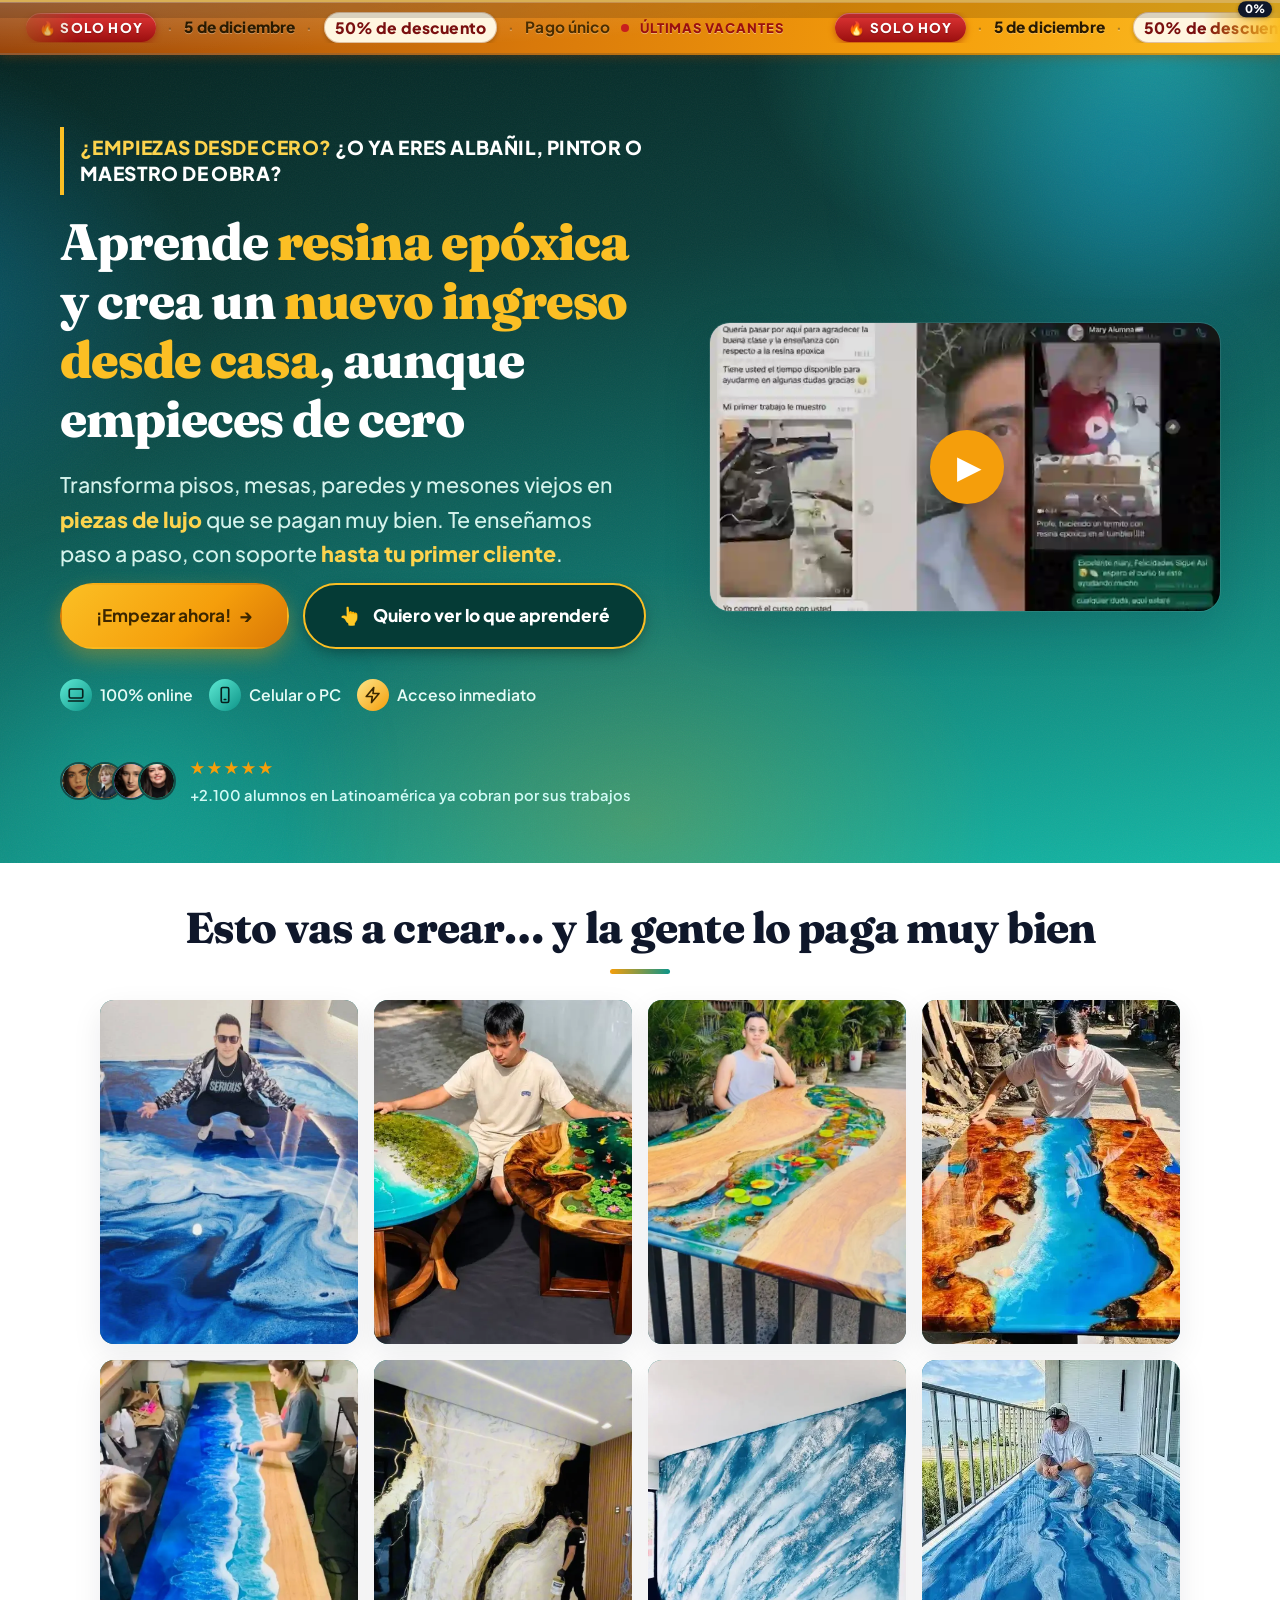
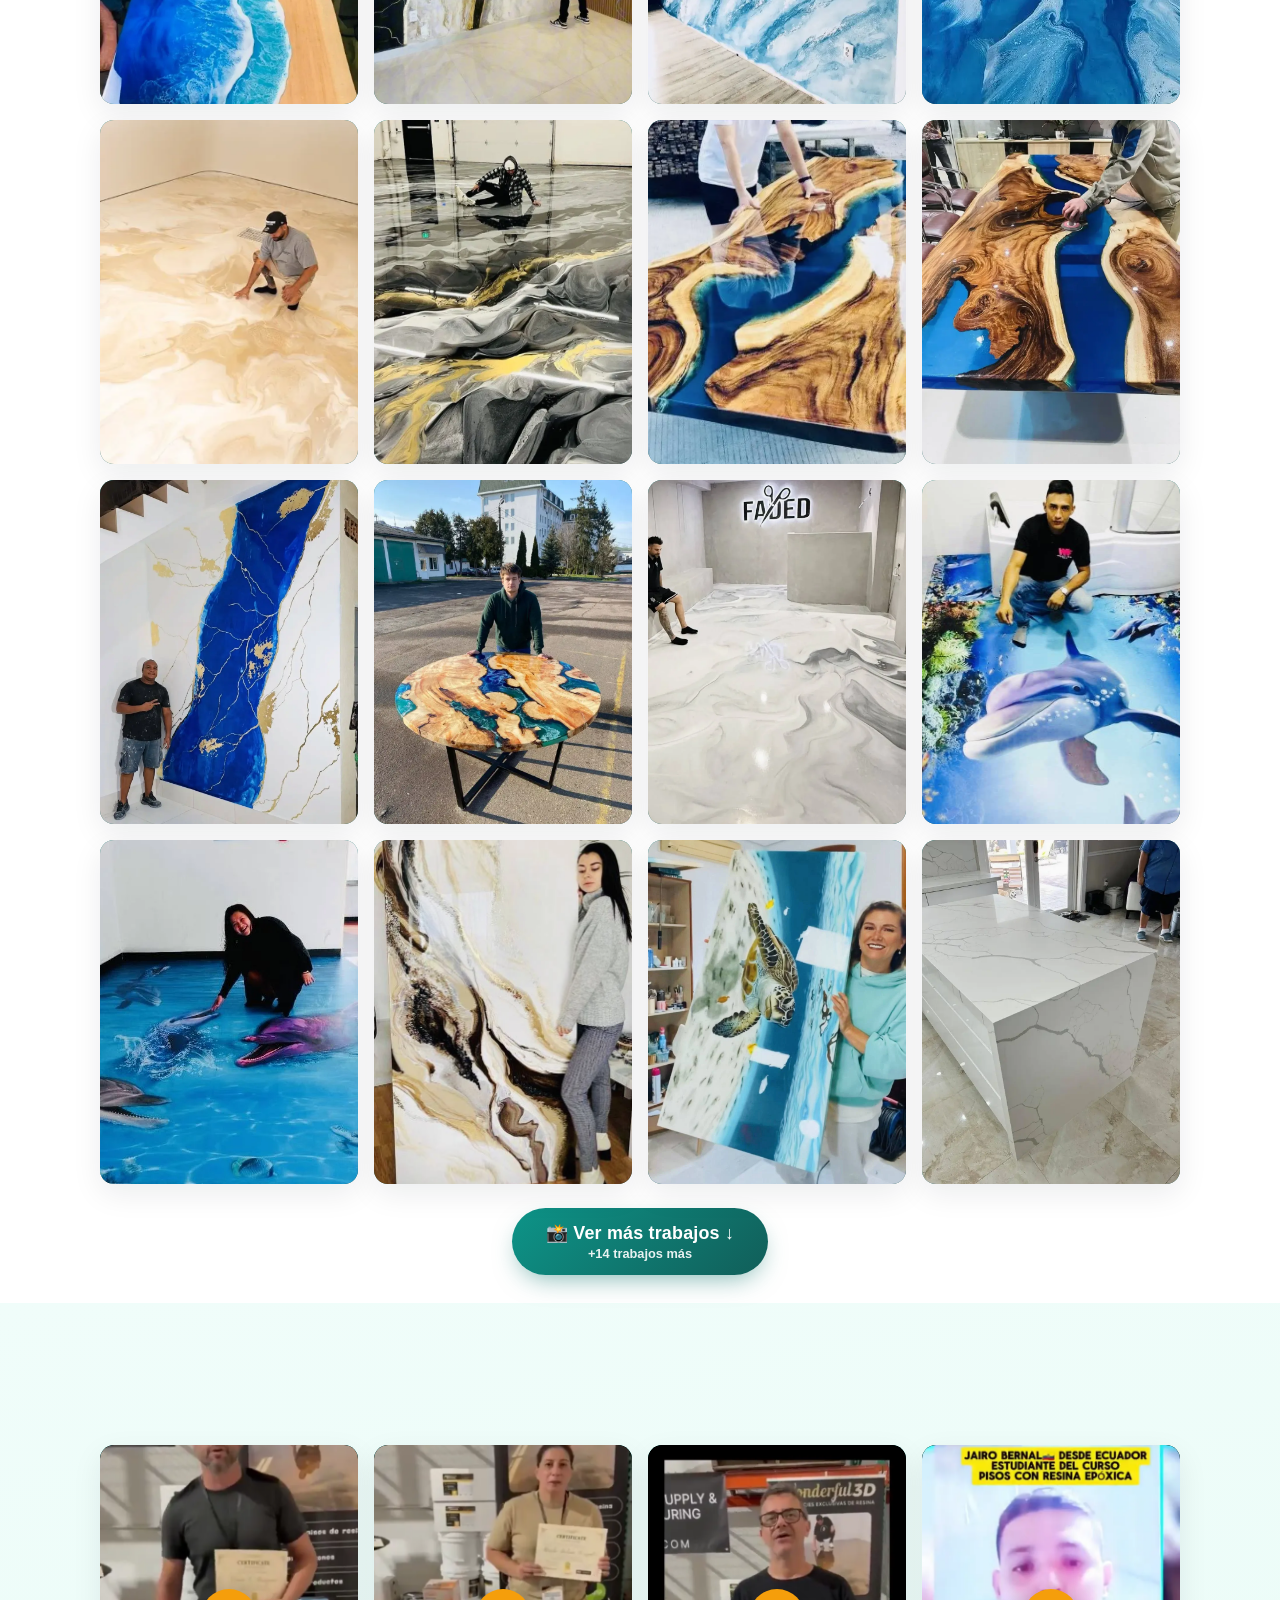
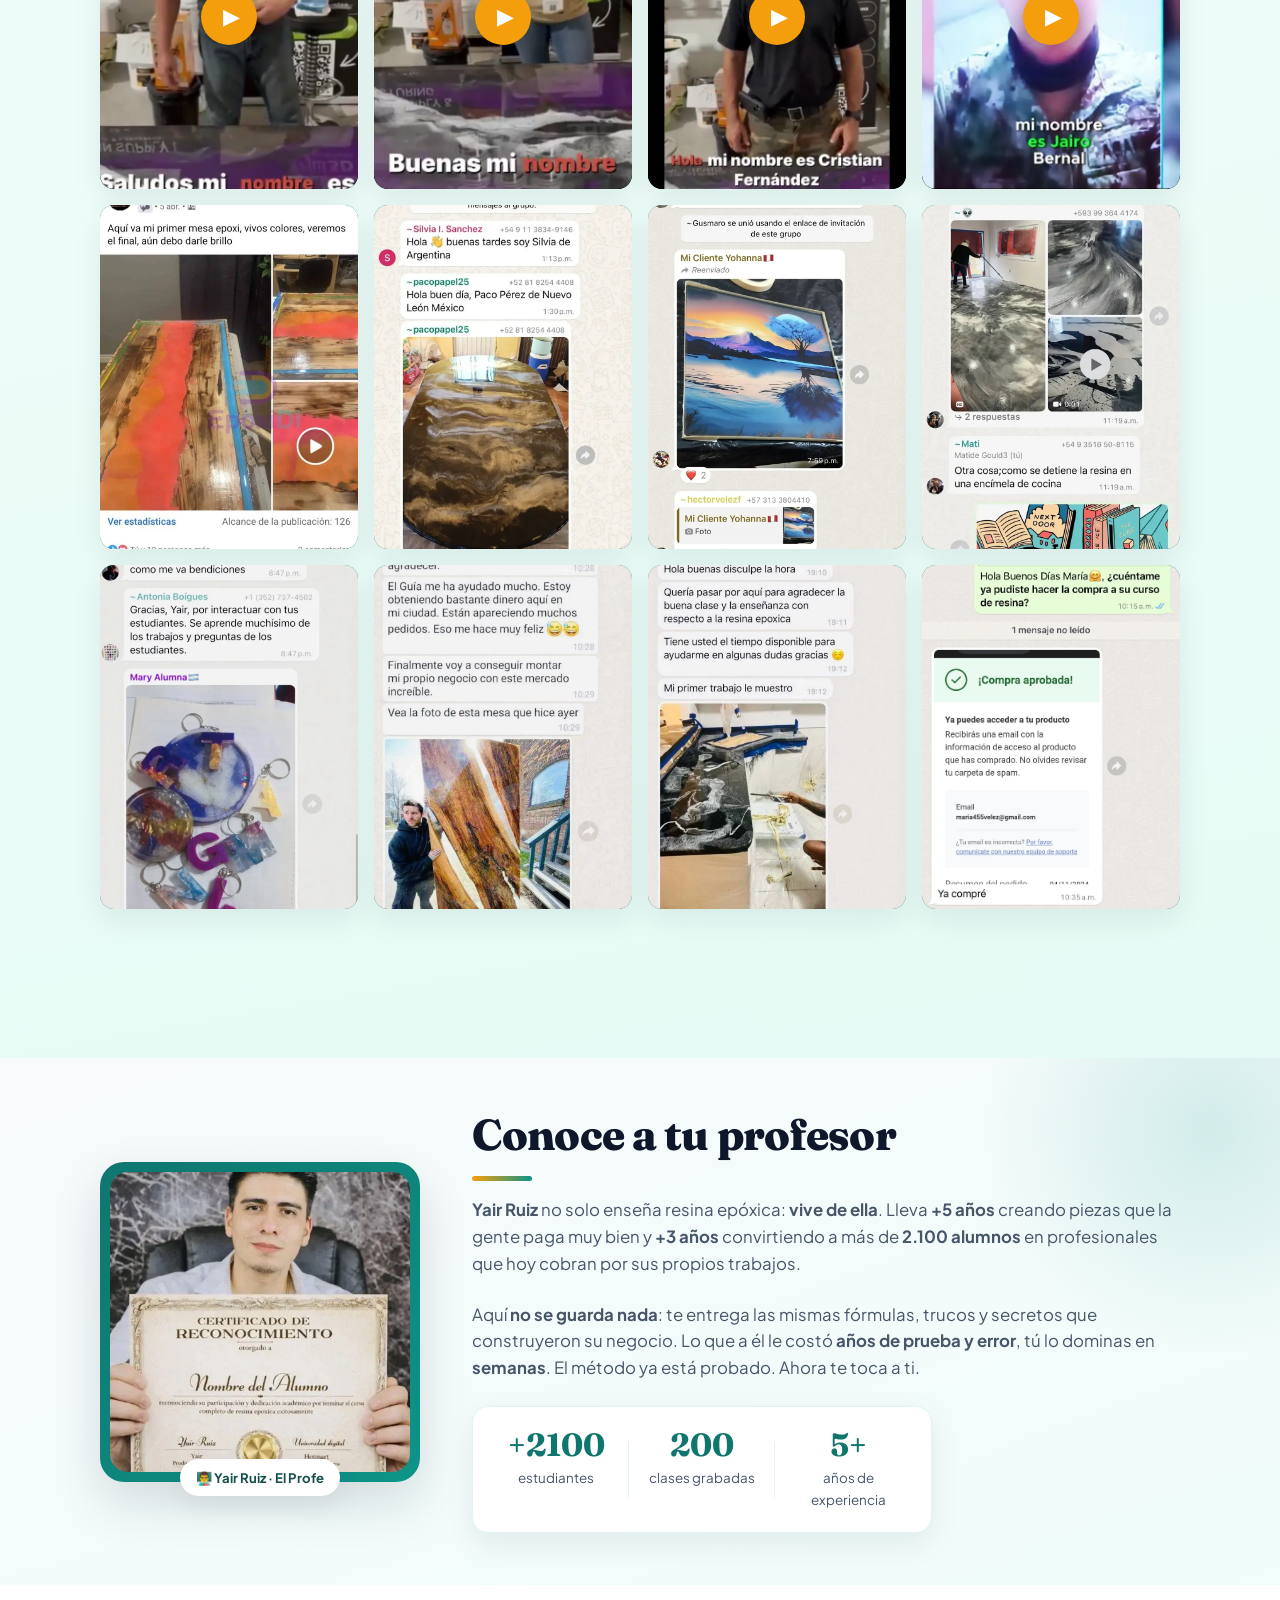
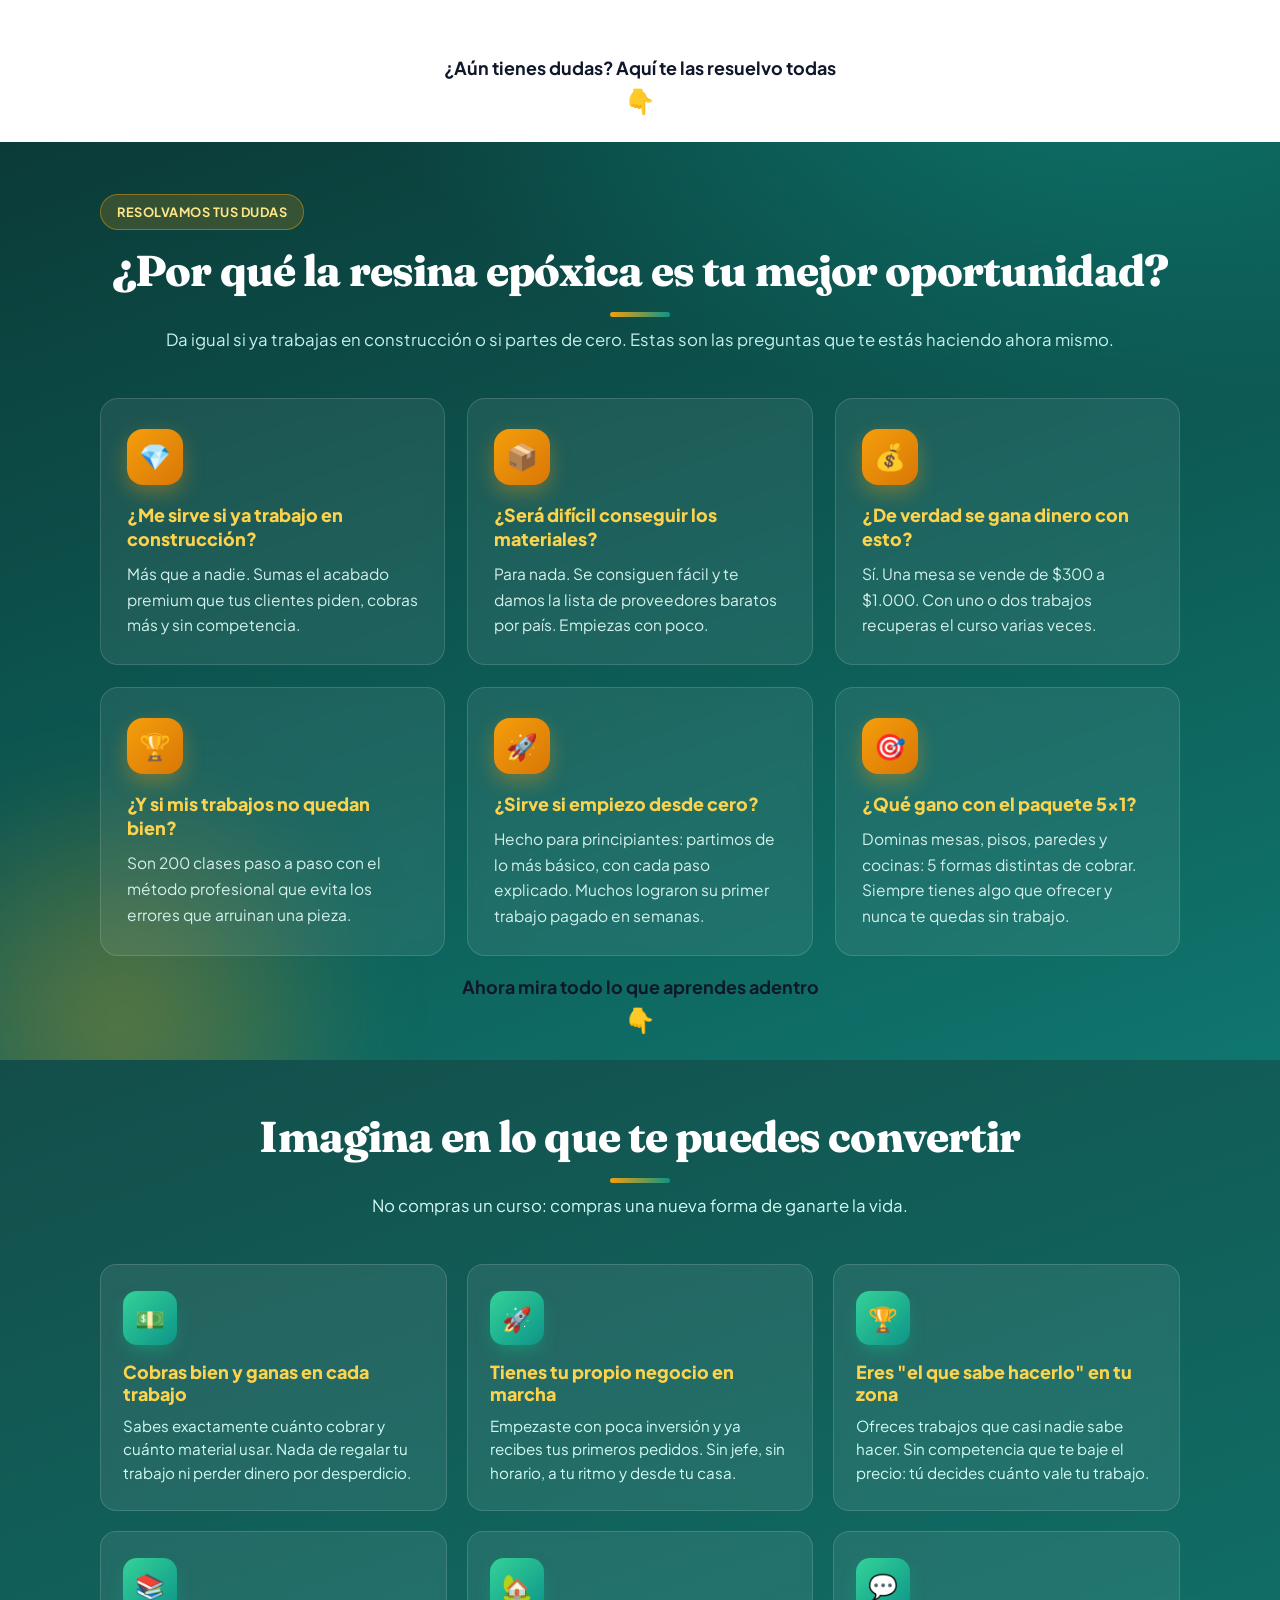
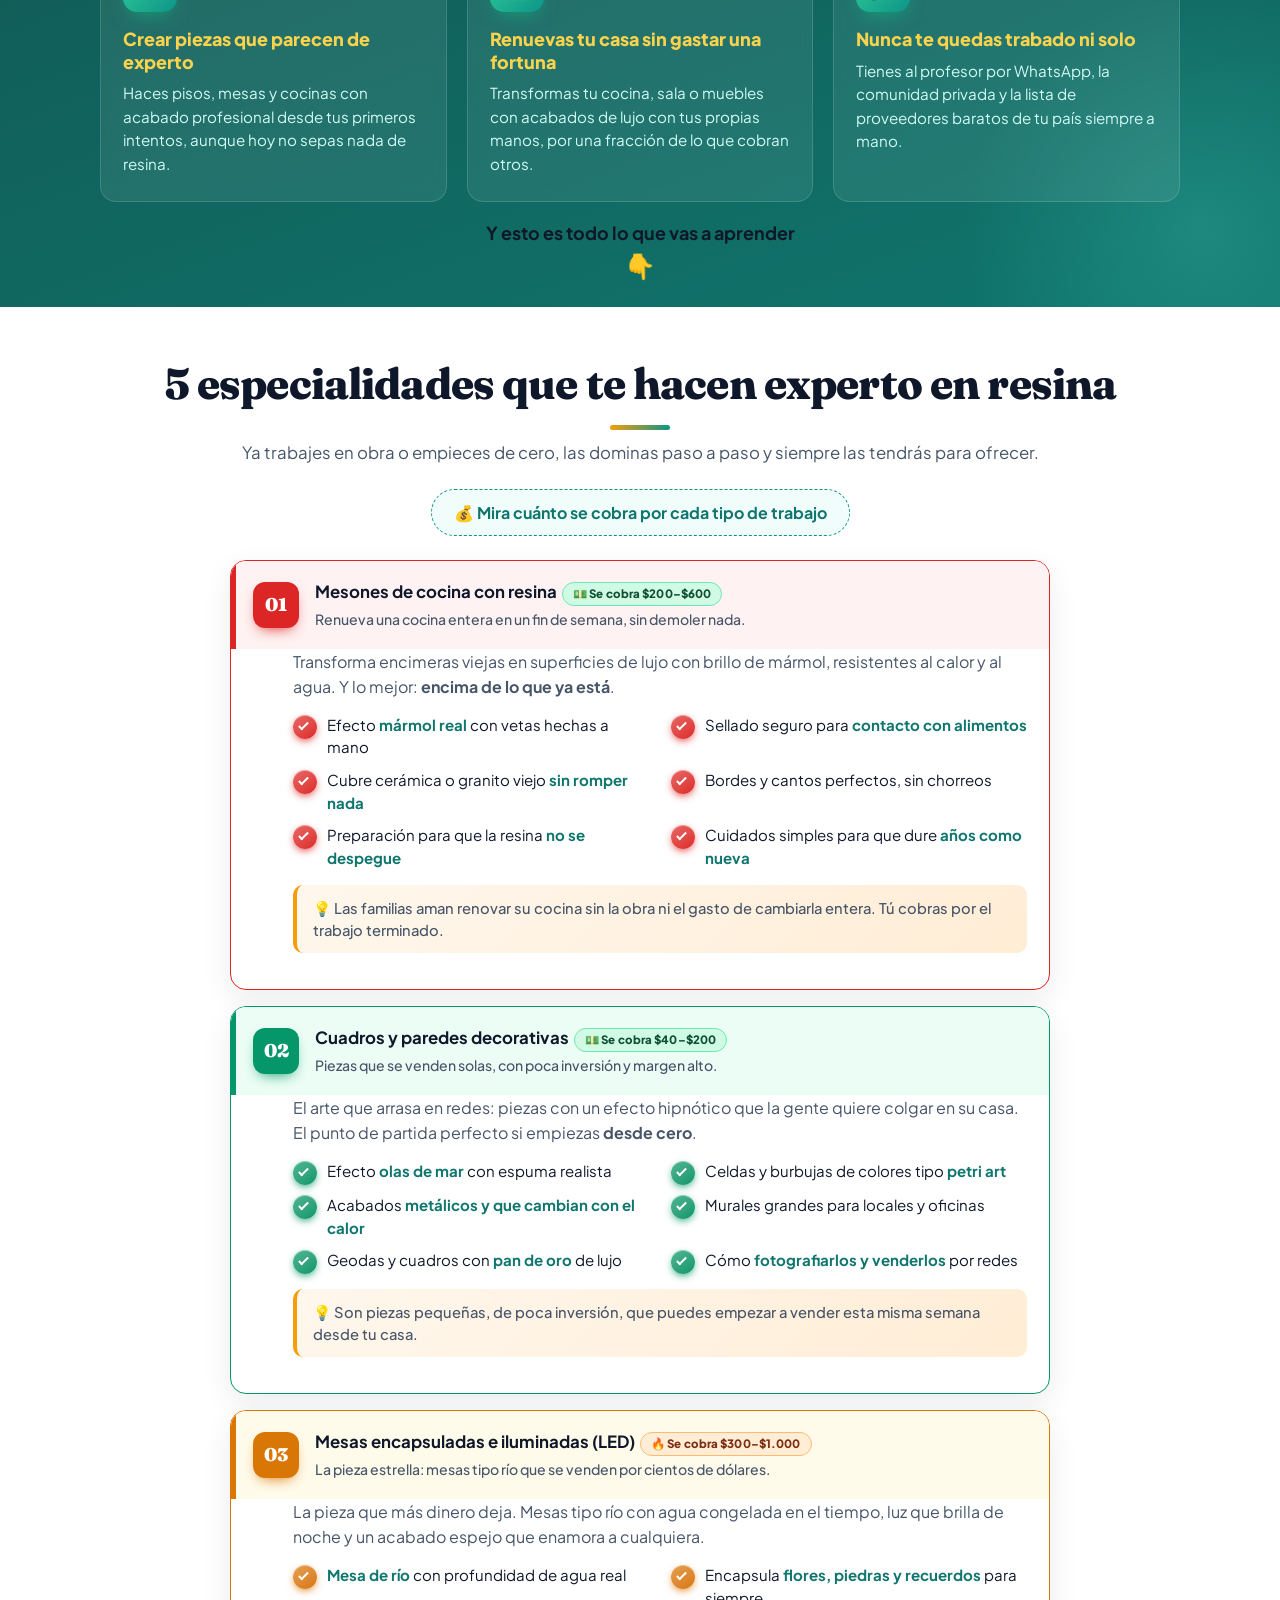
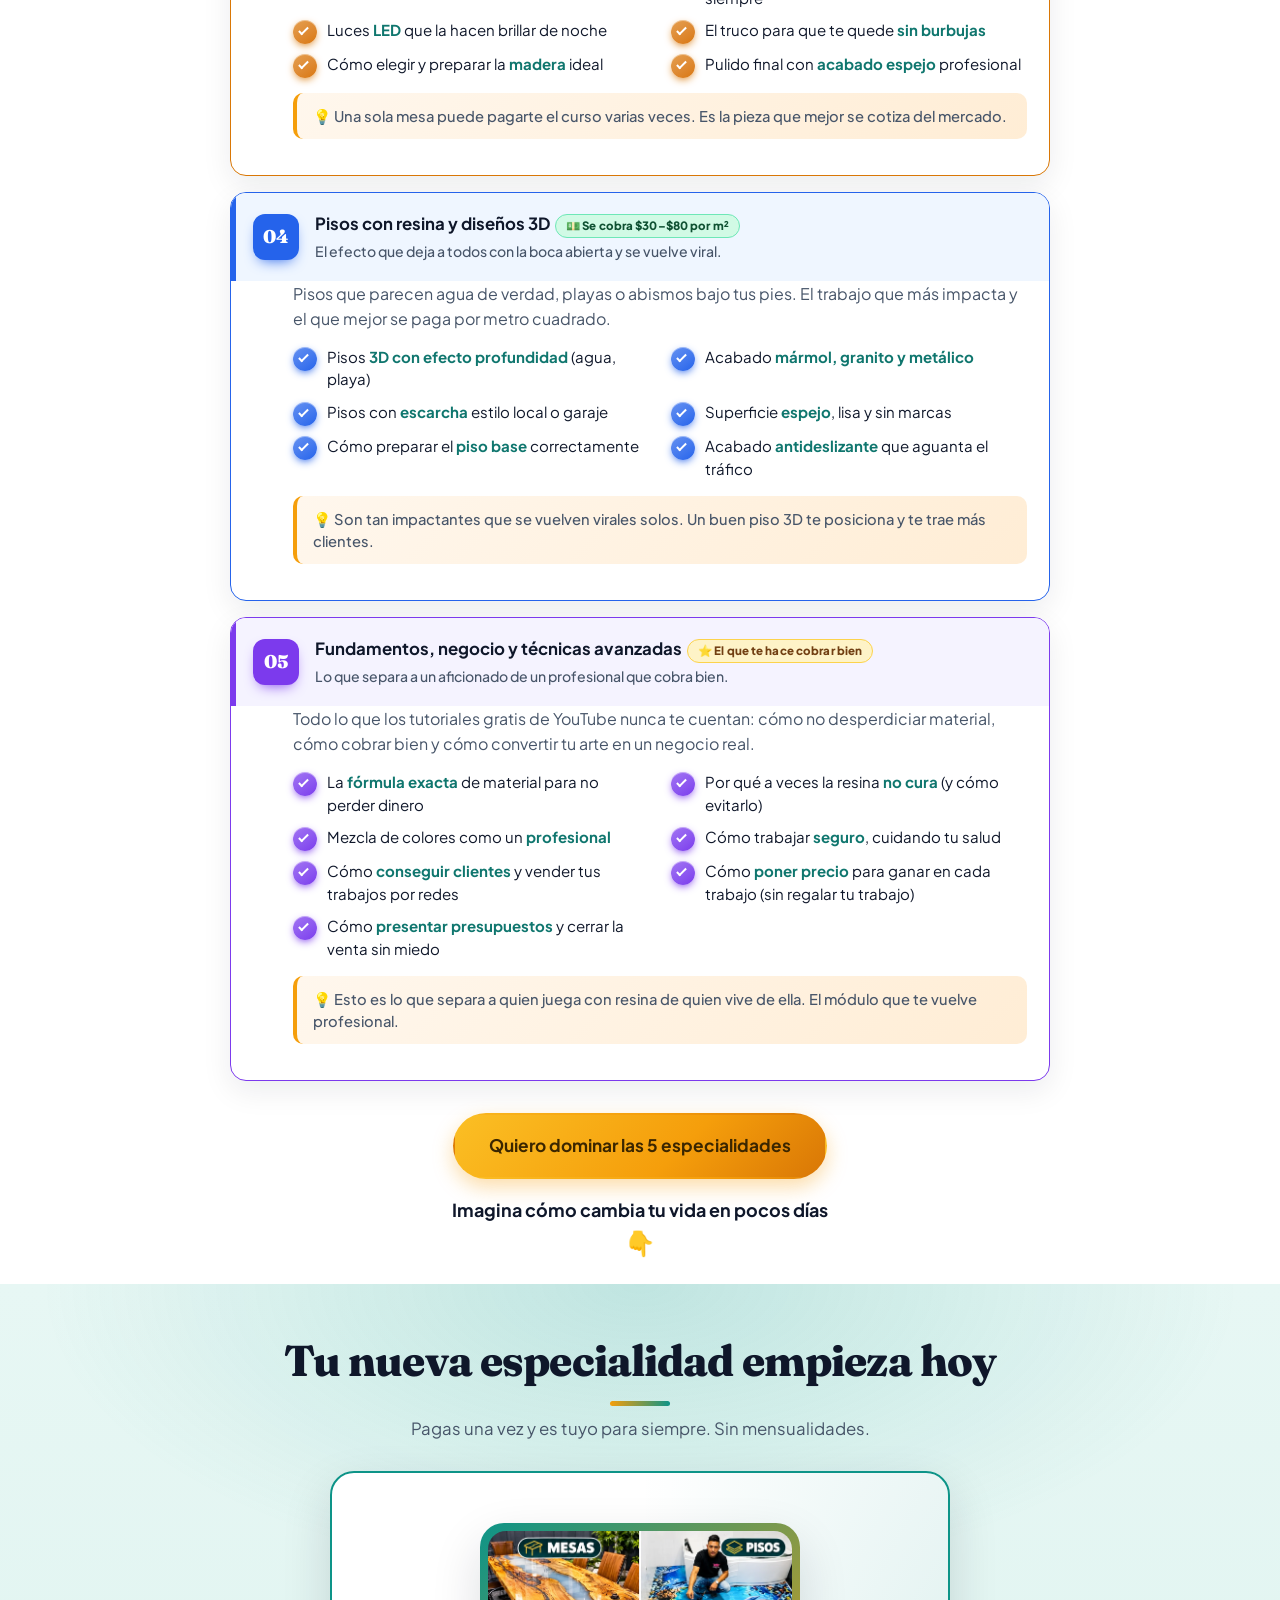
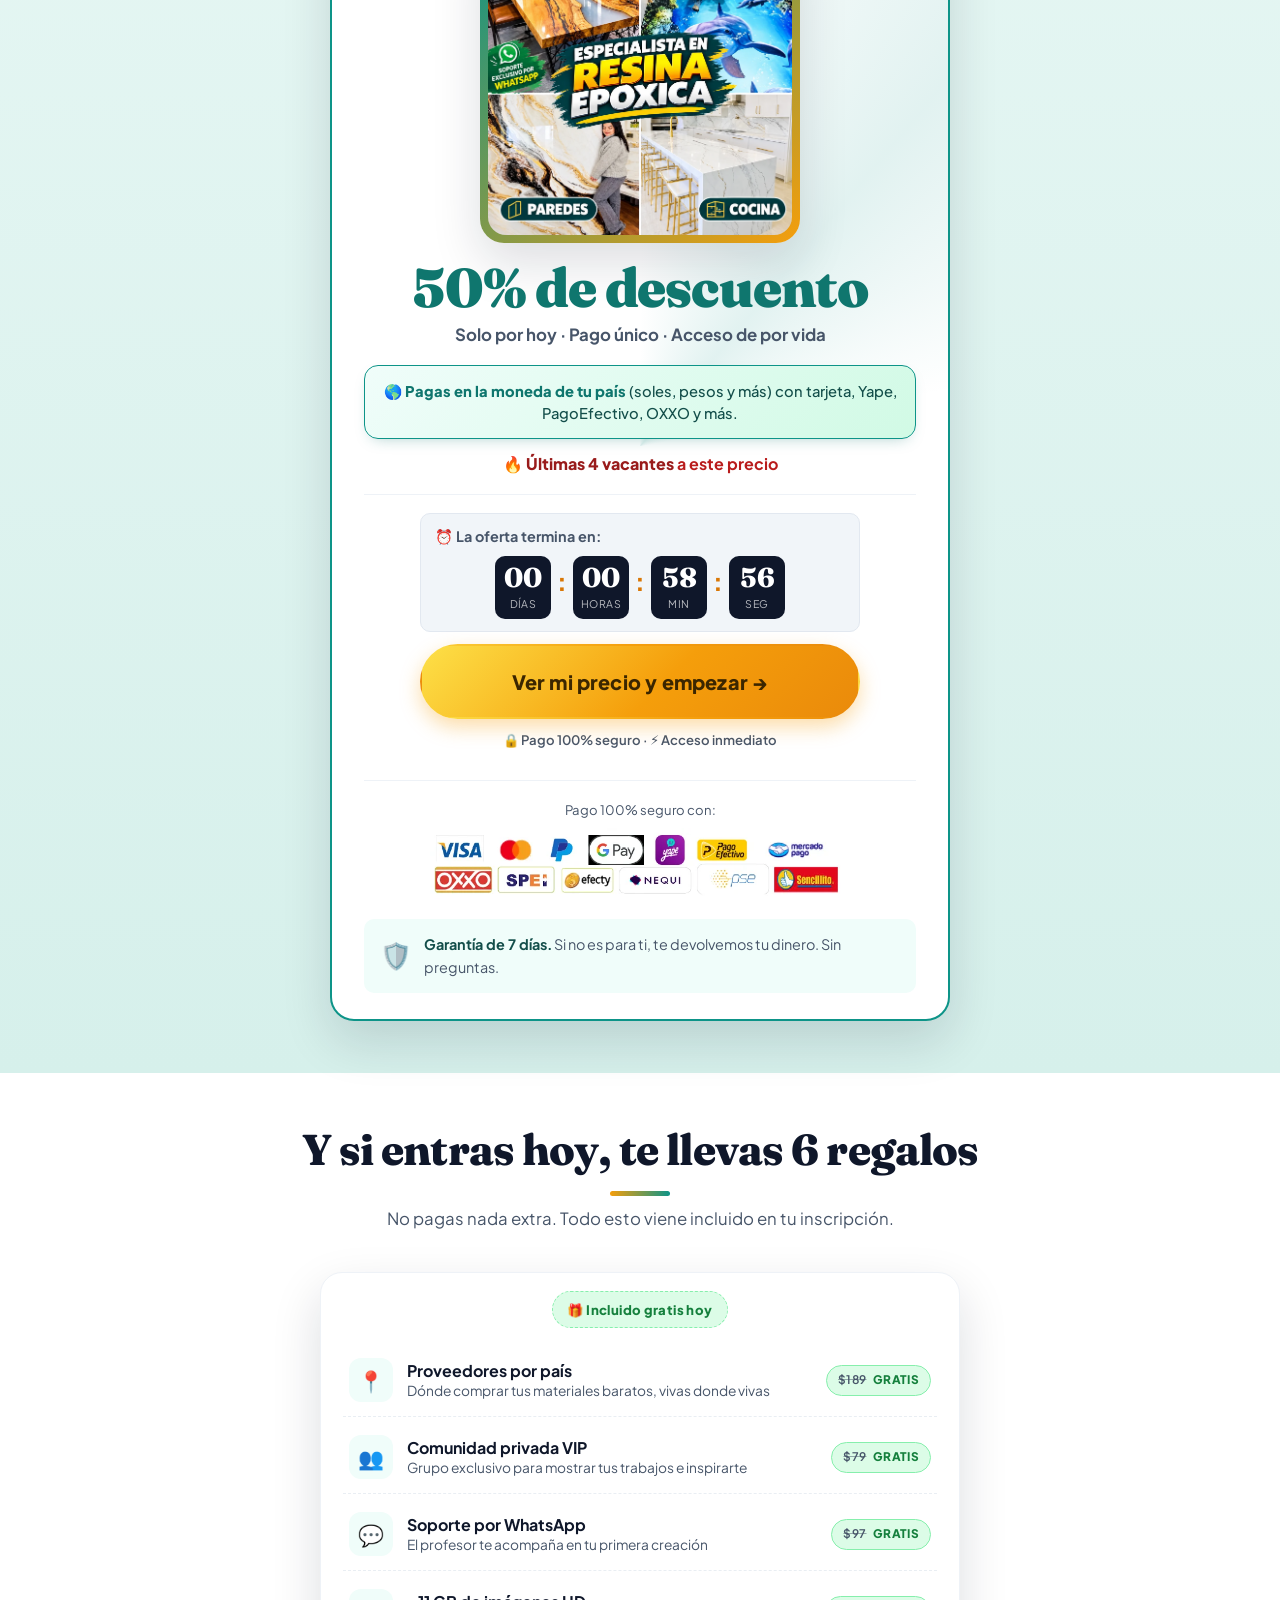
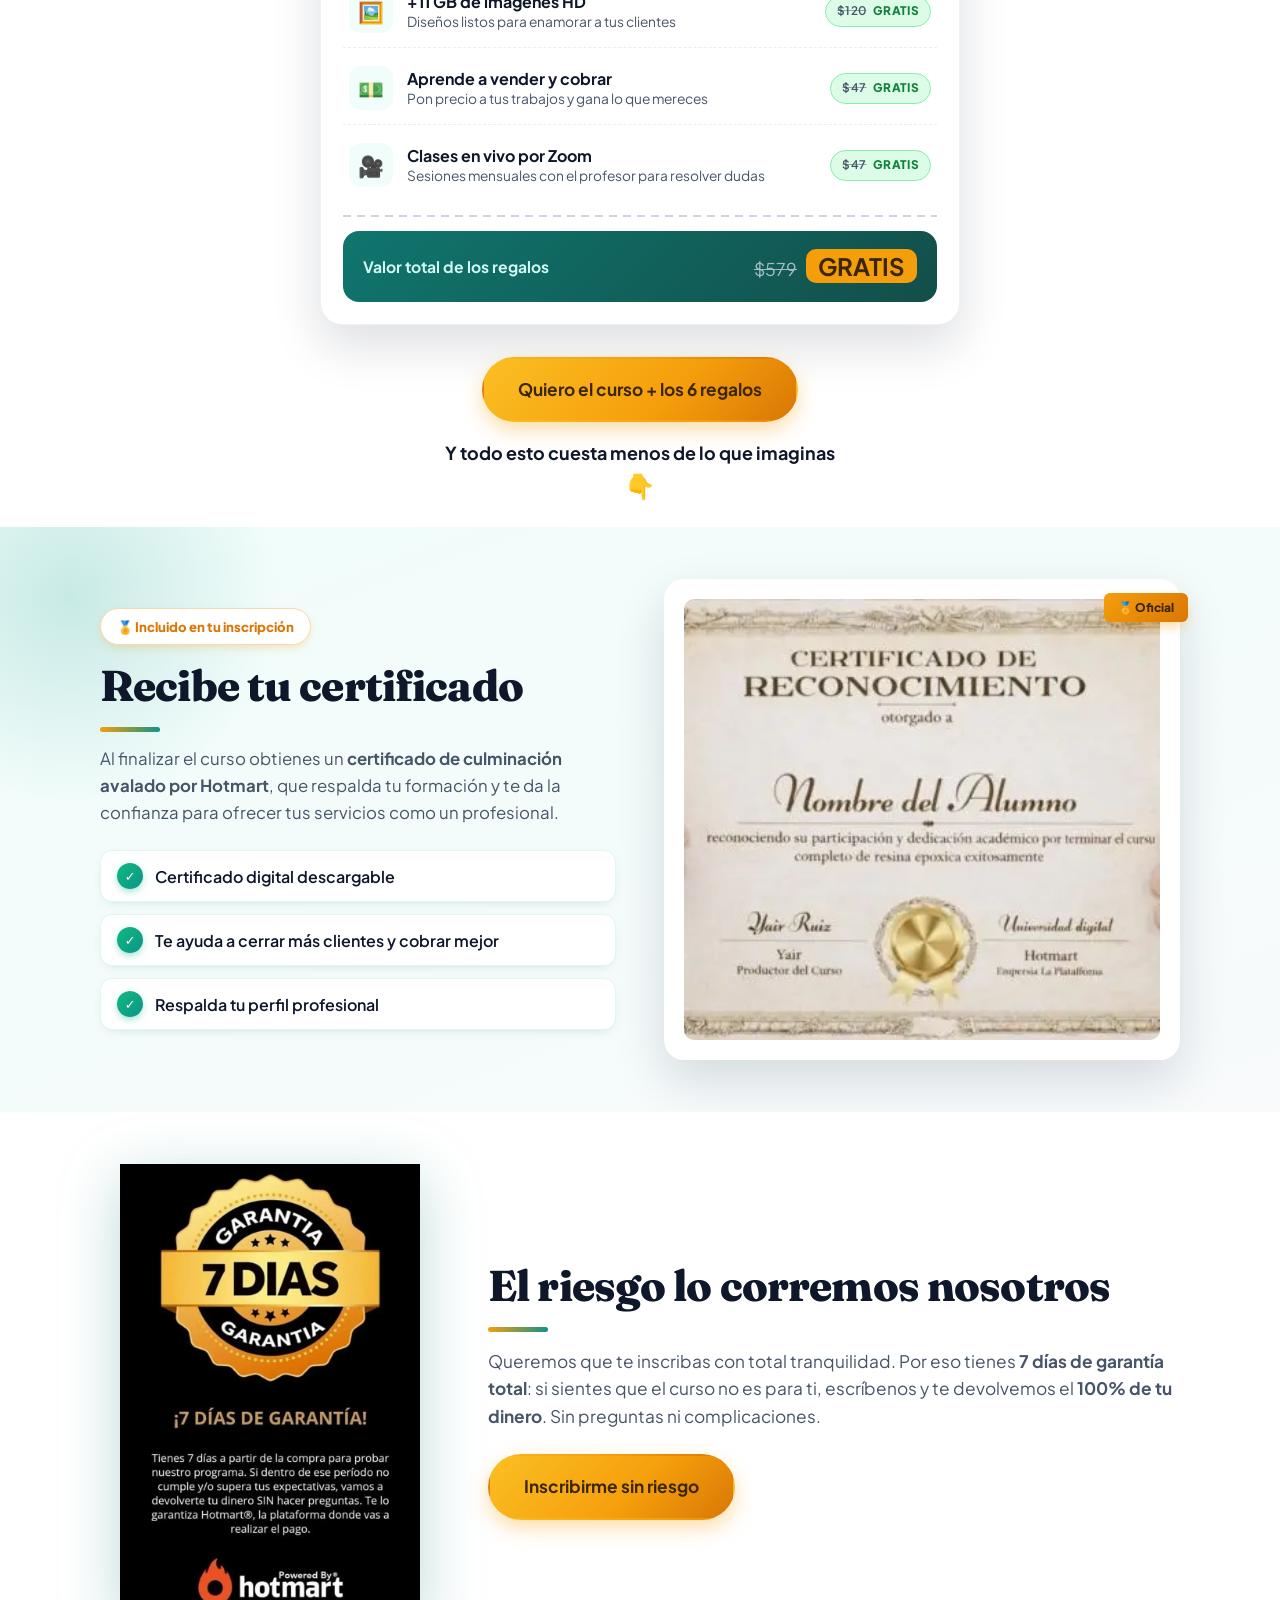
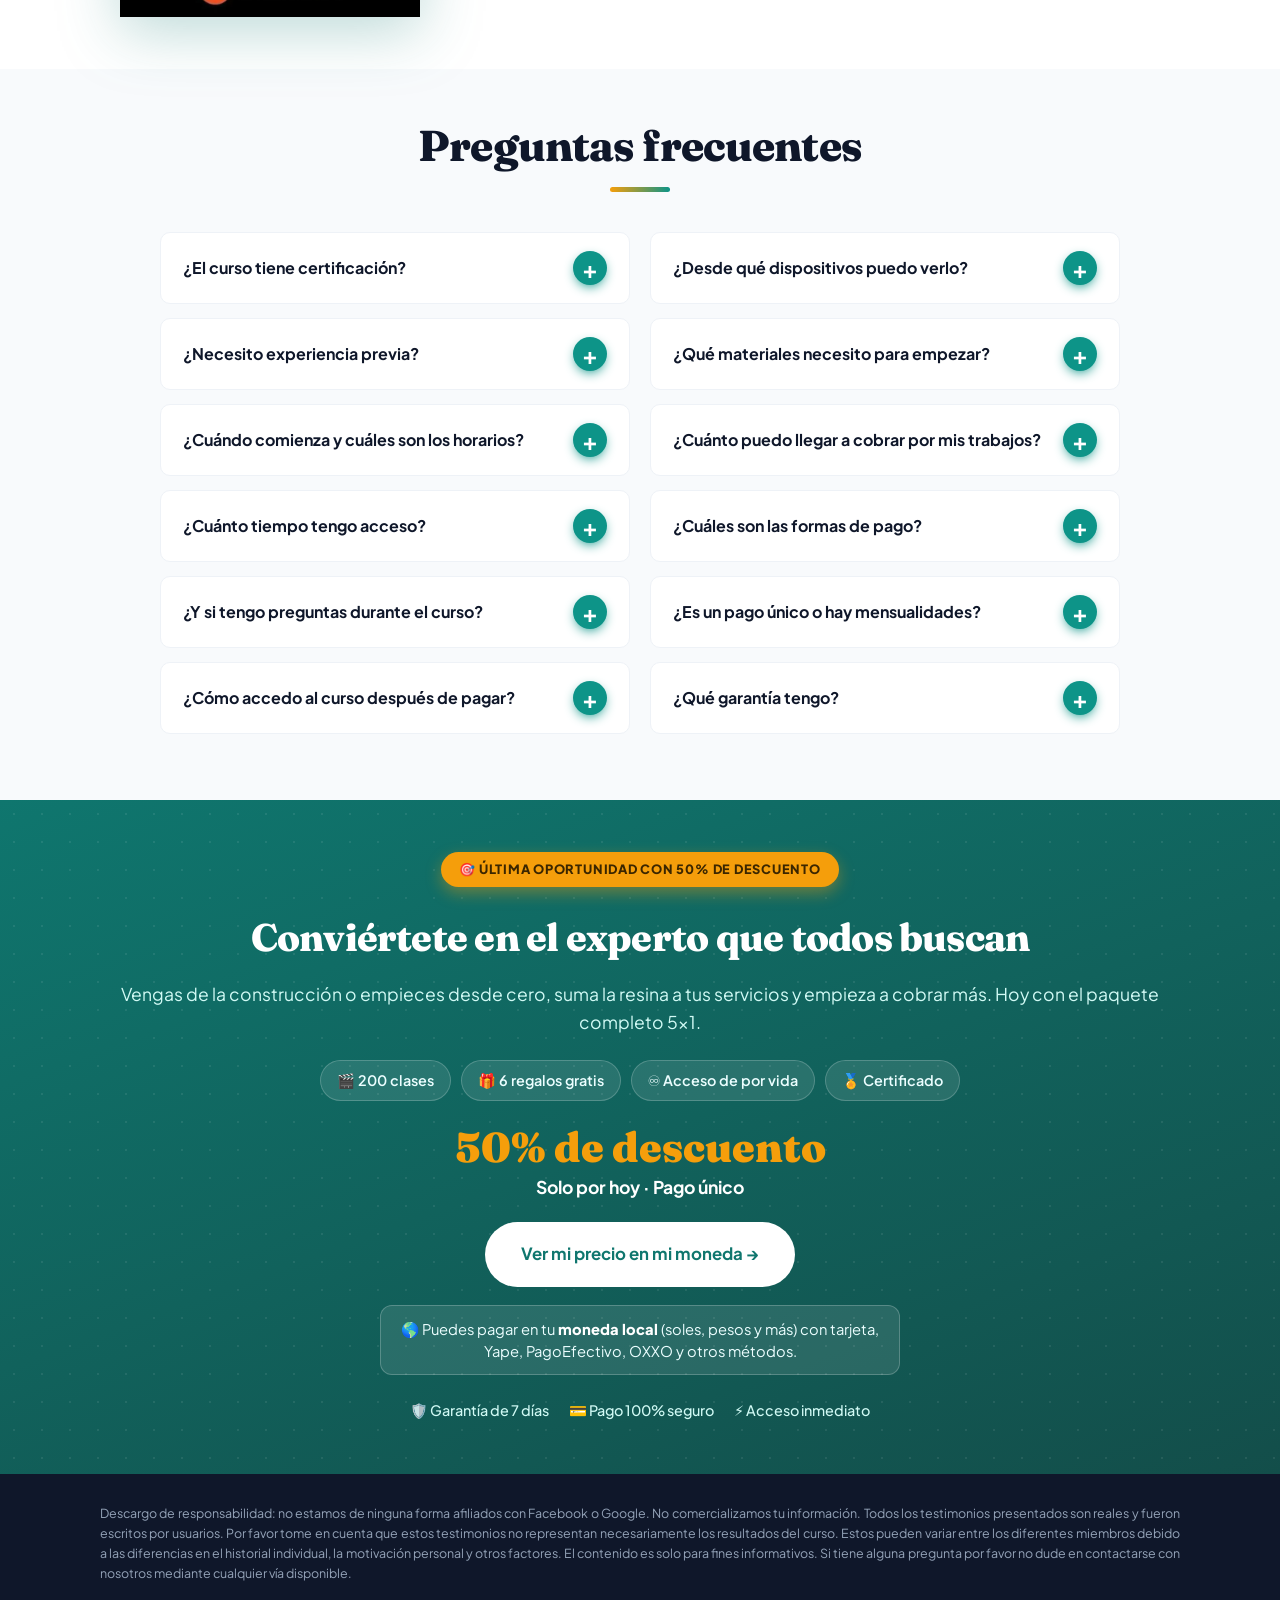
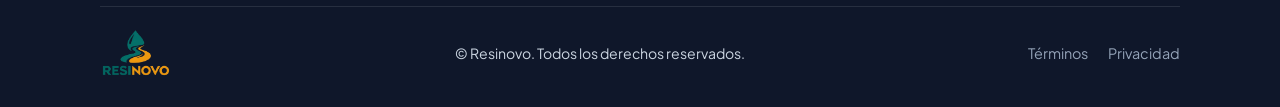
<file: landing-resina/index.html>
﻿<!DOCTYPE html>
<html lang="es">
<head>
  <meta charset="UTF-8" />
  <meta name="viewport" content="width=device-width, initial-scale=1.0" />
  <!-- Marca que el JS está activo. Si falla (ej. navegador in-app de Facebook),
       el contenido se muestra igual porque las animaciones solo ocultan cuando hay .js -->
  <script>document.documentElement.classList.add('js');</script>
  <title>Curso de Resina Epóxica desde Cero | Resinovo</title>
  <meta name="description" content="Aprende resina epóxica (porcelanato líquido) desde cero para pisos, mesas, cocinas, paredes y manualidades. Paquete 5×1 con 200 clases, 6 regalos, certificado y acceso de por vida. Empieza hoy." />
  <meta name="keywords" content="curso resina epóxica, resina epóxica desde cero, porcelanato líquido, curso online resina, mesas de río, pisos epóxicos, resina para cocinas, emprender con resina" />
  <meta name="author" content="Yair Ruiz" />
  <meta name="robots" content="index, follow" />
  <meta name="theme-color" content="#0f766e" />
  <meta name="language" content="Spanish" />

  <!-- Canonical -->
  <link rel="canonical" href="https://resinovo.com/" />
  <!-- Open Graph (para compartir en redes / Meta Ads) -->
  <meta property="og:title" content="Curso de Resina Epóxica desde Cero | Resinovo" />
  <meta property="og:description" content="Aprende resina epóxica desde cero: 200 clases paso a paso de pisos, mesas, cocinas, paredes y manualidades. + 6 regalos. Acceso de por vida." />
  <meta property="og:type" content="website" />
  <meta property="og:locale" content="es_LA" />
  <meta property="og:site_name" content="Resinovo" />
  <meta property="og:url" content="https://resinovo.com/" />
  <meta property="og:image" content="https://resinovo.com/img/CertGarantiaMetodosProf/certificado.webp" />
  <meta property="og:image:alt" content="Curso de Resina Epóxica desde Cero - Resinovo" />

  <!-- Twitter Card -->
  <meta name="twitter:card" content="summary_large_image" />
  <meta name="twitter:title" content="Curso de Resina Epóxica desde Cero | Resinovo" />
  <meta name="twitter:description" content="Aprende resina epóxica desde cero: 200 clases paso a paso. + 6 regalos. Acceso de por vida." />
  <meta name="twitter:image" content="https://resinovo.com/img/CertGarantiaMetodosProf/certificado.webp" />

  <!-- Favicon -->
  <link rel="icon" type="image/webp" href="img/Logo/logo2.webp" />
  <link rel="apple-touch-icon" href="img/Logo/logo2.webp" />
  <link rel="preconnect" href="https://fonts.googleapis.com" />
  <link rel="preconnect" href="https://fonts.gstatic.com" crossorigin />
  <link href="https://fonts.googleapis.com/css2?family=Fraunces:opsz,wght@9..144,600;9..144,800;9..144,900&family=Plus+Jakarta+Sans:wght@400;500;600;700;800&display=swap" rel="stylesheet" />
  <link rel="stylesheet" href="styles.css?v=20261122s1" />
  <!-- Precarga el poster del video del hero para que el espacio se vea lleno al instante -->
  <link rel="preload" as="image" href="img/hero-video-poster.webp" fetchpriority="high" />
  <!-- Precarga las primeras imagenes de la galeria para que aparezcan al instante (la galeria va arriba) -->
  <link rel="preload" as="image" href="img/trabajos/trabajo-34.webp" fetchpriority="high" />
  <link rel="preload" as="image" href="img/trabajos/trabajo-46.webp" />
  <meta name="google-site-verification" content="GwWKWOrIXwZ40dyh-EvgQWgT7LcACfMETSy7uyxHlLo" />

  <script type="text/javascript">
    (function(c,l,a,r,i,t,y){
        c[a]=c[a]||function(){(c[a].q=c[a].q||[]).push(arguments)};
        t=l.createElement(r);t.async=1;t.src="https://www.clarity.ms/tag/"+i;
        y=l.getElementsByTagName(r)[0];y.parentNode.insertBefore(t,y);
    })(window, document, "clarity", "script", "yo675gok20");
  </script>

  <!-- Meta Pixel Code -->
  <script>
    !function(f,b,e,v,n,t,s)
    {if(f.fbq)return;n=f.fbq=function(){n.callMethod?
    n.callMethod.apply(n,arguments):n.queue.push(arguments)};
    if(!f._fbq)f._fbq=n;n.push=n;n.loaded=!0;n.version='2.0';
    n.queue=[];t=b.createElement(e);t.async=!0;
    t.src=v;s=b.getElementsByTagName(e)[0];
    s.parentNode.insertBefore(t,s)}(window, document,'script',
    'https://connect.facebook.net/en_US/fbevents.js');
    fbq('init', '2204789833777306');
    fbq('track', 'PageView');
  </script>
  <noscript><img height="1" width="1" style="display:none" src="https://www.facebook.com/tr?id=2204789833777306&ev=PageView&noscript=1" /></noscript>
  <!-- End Meta Pixel Code -->
</head>
<body>

  <!-- ===== BARRA DE URGENCIA (clicable: lleva al checkout) ===== -->
  <a class="topbar" id="top" href="https://go.hotmart.com/B107766290U?ap=1492" target="_blank" rel="noopener" aria-label="Aprovechar la oferta de hoy por $35">
    <div class="marquee" aria-label="Oferta del día">
      <div class="marquee-track" id="marqueeTrack">
        <span class="marquee-item"><span class="marquee-flag">🔥 SOLO HOY</span><span class="marquee-sep">·</span><span class="marquee-date"></span><span class="marquee-sep">·</span><strong>50% de descuento</strong><span class="marquee-sep">·</span>Pago único<span class="marquee-dot"></span><span class="marquee-urgent">Últimas vacantes</span></span>
        <span class="marquee-item"><span class="marquee-flag">🔥 SOLO HOY</span><span class="marquee-sep">·</span><span class="marquee-date"></span><span class="marquee-sep">·</span><strong>50% de descuento</strong><span class="marquee-sep">·</span>Pago único<span class="marquee-dot"></span><span class="marquee-urgent">Últimas vacantes</span></span>
        <span class="marquee-item"><span class="marquee-flag">🔥 SOLO HOY</span><span class="marquee-sep">·</span><span class="marquee-date"></span><span class="marquee-sep">·</span><strong>50% de descuento</strong><span class="marquee-sep">·</span>Pago único<span class="marquee-dot"></span><span class="marquee-urgent">Últimas vacantes</span></span>
        <span class="marquee-item"><span class="marquee-flag">🔥 SOLO HOY</span><span class="marquee-sep">·</span><span class="marquee-date"></span><span class="marquee-sep">·</span><strong>50% de descuento</strong><span class="marquee-sep">·</span>Pago único<span class="marquee-dot"></span><span class="marquee-urgent">Últimas vacantes</span></span>
      </div>
    </div>
  </a>

  <!-- Barra de progreso de lectura: se llena a medida que el usuario baja -->
  <div class="read-progress" aria-hidden="true">
    <span class="read-progress-bar" id="readProgressBar"></span>
    <span class="read-progress-pct" id="readProgressPct">0%</span>
  </div>

  <main>
    <!-- ===== 1. HERO ===== -->
    <section class="hero" aria-labelledby="hero-title">
      <!-- Blobs decorativos animados -->
      <div class="hero-blob hero-blob-1" aria-hidden="true"></div>
      <div class="hero-blob hero-blob-2" aria-hidden="true"></div>
      <div class="hero-grain" aria-hidden="true"></div>

      <div class="container hero-grid">
        <div class="hero-copy">

          <p class="hero-eyebrow reveal"><span class="eyebrow-alt">¿Empiezas desde cero?</span> ¿O ya eres albañil, pintor o maestro de obra?</p>
          <h1 id="hero-title" class="reveal">
            Aprende <span class="hl-green">resina epóxica</span> y crea un <span class="hl-green">nuevo ingreso desde casa</span>, aunque empieces de cero
          </h1>
          <p class="hero-sub reveal">
            Transforma pisos, mesas, paredes y mesones viejos en <strong>piezas de lujo</strong> que se pagan muy bien. Te enseñamos paso a paso, con soporte <strong>hasta tu primer cliente</strong>.
          </p>
          <p class="hero-video-cue reveal">
            <span class="hvc-play" aria-hidden="true">▶</span>
            <span class="hvc-text">Dale play · 3 min y lo vas a querer</span>
          </p>

          <div class="hero-media reveal">
            <div class="hero-video" id="heroVideoWrap">
              <!-- Video alojado en Vimeo (carga rapida por CDN, streaming adaptativo) -->
              <iframe
                id="heroVimeo"
                class="hero-video-iframe"
                src="https://player.vimeo.com/video/1247052768?h=946e429182&title=0&byline=0&portrait=0&dnt=1&color=fbbf24&playsinline=1"
                title="Presentación del curso de resina epóxica"
                frameborder="0"
                referrerpolicy="strict-origin-when-cross-origin"
                allow="autoplay; fullscreen; picture-in-picture; clipboard-write; encrypted-media; web-share"
                allowfullscreen></iframe>
              <!-- Capa clicable: tocar cualquier parte del video lo reproduce -->
              <button type="button" class="hero-video-overlay" id="heroVideoOverlay" aria-label="Reproducir video">
                <span class="hero-video-play-icon" aria-hidden="true">▶</span>
              </button>
            </div>
          </div>

          <div class="hero-actions reveal">
            <a href="https://go.hotmart.com/B107766290U?ap=1492" class="btn btn-primary btn-lg btn-shine" target="_blank" rel="noopener">¡Empezar ahora! <span class="btn-arrow" aria-hidden="true">→</span></a>
            <a href="#incluye" class="btn btn-lg hero-see-modules"><span class="btn-tap" aria-hidden="true">👆</span> Quiero ver lo que aprenderé</a>
          </div>

          <!-- Chips: aclara que es online y de acceso inmediato (evita que crean que es presencial) -->
          <ul class="hero-chips reveal" aria-label="Características del curso">
            <li>
              <span class="chip-ico" aria-hidden="true">
                <svg viewBox="0 0 24 24" fill="none" stroke="currentColor" stroke-width="2.2" stroke-linecap="round" stroke-linejoin="round"><rect x="3" y="4" width="18" height="12" rx="2"/><path d="M2 20h20"/></svg>
              </span>
              100% online
            </li>
            <li>
              <span class="chip-ico" aria-hidden="true">
                <svg viewBox="0 0 24 24" fill="none" stroke="currentColor" stroke-width="2.2" stroke-linecap="round" stroke-linejoin="round"><rect x="7" y="2" width="10" height="20" rx="2"/><path d="M11 18h2"/></svg>
              </span>
              Celular o PC
            </li>
            <li>
              <span class="chip-ico" aria-hidden="true">
                <svg viewBox="0 0 24 24" fill="none" stroke="currentColor" stroke-width="2.2" stroke-linecap="round" stroke-linejoin="round"><path d="M13 2L3 14h8l-1 8 10-12h-8l1-8z"/></svg>
              </span>
              Acceso inmediato
            </li>
          </ul>

          <!-- Mini prueba social (solo móvil): tras el video + CTA, como refuerzo -->
          <div class="hero-proof-mini reveal" aria-hidden="false">
            <span class="hero-proof-mini-avatars" aria-hidden="true">
              <span><img src="img/avatar/alumno-1.webp" alt="" loading="lazy" onerror="this.remove()"></span>
              <span><img src="img/avatar/alumno-2.webp" alt="" loading="lazy" onerror="this.remove()"></span>
              <span><img src="img/avatar/alumno-3.webp" alt="" loading="lazy" onerror="this.remove()"></span>
              <span><img src="img/avatar/alumno-4.webp" alt="" loading="lazy" onerror="this.remove()"></span>
            </span>
            <span class="hero-proof-mini-text">
              <span class="hpm-stars" aria-hidden="true">★★★★★</span>
              <span class="hpm-line"><strong>+2.100 alumnos</strong> ya cobran por sus trabajos</span>
            </span>
          </div>

          <div class="hero-proof-pc reveal" aria-hidden="false">
            <div class="avatars" aria-hidden="true">
              <span><img src="img/avatar/alumno-1.webp" alt="" loading="lazy" onerror="this.remove()"></span>
              <span><img src="img/avatar/alumno-2.webp" alt="" loading="lazy" onerror="this.remove()"></span>
              <span><img src="img/avatar/alumno-3.webp" alt="" loading="lazy" onerror="this.remove()"></span>
              <span><img src="img/avatar/alumno-4.webp" alt="" loading="lazy" onerror="this.remove()"></span>
            </div>
            <div>
              <div class="stars" aria-hidden="true">★★★★★</div>
              <span class="proof-text">+2.100 alumnos en Latinoamérica ya cobran por sus trabajos</span>
            </div>
          </div>
        </div>

      </div>

      <!-- Separador de ola -->
      <div class="wave-divider" aria-hidden="true">
        <svg viewBox="0 0 1440 90" preserveAspectRatio="none"><path d="M0,45 C240,90 480,0 720,30 C960,60 1200,90 1440,45 L1440,90 L0,90 Z"></path></svg>
      </div>
    </section>

    <!-- ===== GALERÍA DE TRABAJOS (subida: es lo más tocado según Clarity) ===== -->
    <section class="section gallery" aria-labelledby="gallery-title">
      <div class="container">
        <h2 id="gallery-title" class="section-title" data-reveal>Esto vas a crear… y la gente lo paga muy bien</h2>

        <!-- Mosaico de trabajos: imagenes servidas desde GitHub Pages (CDN rapido) -->
        <div class="gallery-grid" id="galleryGrid">
          <figure class="gal-item"><img src="https://giancarlotiradoarana.github.io/LandingPageResina/landing-resina/img/trabajos/trabajo-34.webp" alt="Alumno mostrando su trabajo en resina epóxica" loading="eager" fetchpriority="high"></figure>
          <figure class="gal-item"><img src="https://giancarlotiradoarana.github.io/LandingPageResina/landing-resina/img/trabajos/trabajo-46.webp" alt="Alumno mostrando su trabajo en resina epóxica" loading="eager" fetchpriority="high"></figure>
          <figure class="gal-item"><img src="https://giancarlotiradoarana.github.io/LandingPageResina/landing-resina/img/trabajos/trabajo-29.webp" alt="Alumno mostrando su trabajo en resina epóxica" loading="eager" fetchpriority="high"></figure>
          <figure class="gal-item"><img src="https://giancarlotiradoarana.github.io/LandingPageResina/landing-resina/img/trabajos/trabajo-26.webp" alt="Trabajo en resina epóxica" loading="eager"></figure>
          <figure class="gal-item"><img src="https://giancarlotiradoarana.github.io/LandingPageResina/landing-resina/img/trabajos/trabajo-23.webp" alt="Trabajo en resina epóxica" loading="eager"></figure>
          <figure class="gal-item"><img src="https://giancarlotiradoarana.github.io/LandingPageResina/landing-resina/img/trabajos/trabajo-30.webp" alt="Trabajo en resina epóxica" loading="eager"></figure>
          <figure class="gal-item"><img src="https://giancarlotiradoarana.github.io/LandingPageResina/landing-resina/img/trabajos/trabajo-31.webp" alt="Trabajo en resina epóxica" loading="eager"></figure>
          <figure class="gal-item"><img src="https://giancarlotiradoarana.github.io/LandingPageResina/landing-resina/img/trabajos/trabajo-36.webp" alt="Trabajo en resina epóxica" loading="eager"></figure>
          <figure class="gal-item"><img src="https://giancarlotiradoarana.github.io/LandingPageResina/landing-resina/img/trabajos/trabajo-37.webp" alt="Trabajo en resina epóxica" loading="eager"></figure>
          <figure class="gal-item"><img src="https://giancarlotiradoarana.github.io/LandingPageResina/landing-resina/img/trabajos/trabajo-38.webp" alt="Alumno mostrando su trabajo en resina epóxica" loading="eager"></figure>
          <figure class="gal-item"><img src="https://giancarlotiradoarana.github.io/LandingPageResina/landing-resina/img/trabajos/trabajo-45.webp" alt="Trabajo en resina epóxica" loading="eager"></figure>
          <figure class="gal-item"><img src="https://giancarlotiradoarana.github.io/LandingPageResina/landing-resina/img/trabajos/trabajo-18.webp" alt="Trabajo en resina epóxica" loading="eager"></figure>
          <figure class="gal-item"><img src="https://giancarlotiradoarana.github.io/LandingPageResina/landing-resina/img/trabajos/trabajo-5.webp" alt="Alumno mostrando su trabajo en resina epóxica" loading="eager"></figure>
          <figure class="gal-item"><img src="https://giancarlotiradoarana.github.io/LandingPageResina/landing-resina/img/trabajos/trabajo-25.webp" alt="Alumno mostrando su trabajo en resina epóxica" loading="eager"></figure>
          <figure class="gal-item"><img src="https://giancarlotiradoarana.github.io/LandingPageResina/landing-resina/img/trabajos/trabajo-35.webp" alt="Alumno mostrando su trabajo en resina epóxica" loading="eager"></figure>
          <figure class="gal-item"><img src="https://giancarlotiradoarana.github.io/LandingPageResina/landing-resina/img/trabajos/trabajo-32.webp" alt="Alumno mostrando su trabajo en resina epóxica" loading="eager"></figure>
          <figure class="gal-item"><img src="https://giancarlotiradoarana.github.io/LandingPageResina/landing-resina/img/trabajos/trabajo-33.webp" alt="Alumno mostrando su trabajo en resina epóxica" loading="lazy"></figure>
          <figure class="gal-item"><img src="https://giancarlotiradoarana.github.io/LandingPageResina/landing-resina/img/trabajos/trabajo-14.webp" alt="Alumno mostrando su trabajo en resina epóxica" loading="lazy"></figure>
          <figure class="gal-item"><img src="https://giancarlotiradoarana.github.io/LandingPageResina/landing-resina/img/trabajos/trabajo-17.webp" alt="Alumno mostrando su trabajo en resina epóxica" loading="lazy"></figure>
          <figure class="gal-item"><img src="https://giancarlotiradoarana.github.io/LandingPageResina/landing-resina/img/trabajos/trabajo-1.webp" alt="Trabajo en resina epóxica" loading="lazy"></figure>
          <figure class="gal-item gal-more" hidden><img src="https://giancarlotiradoarana.github.io/LandingPageResina/landing-resina/img/trabajos/trabajo-12.webp" alt="Trabajo en resina epóxica" loading="lazy"></figure>
          <figure class="gal-item gal-more" hidden><img src="https://giancarlotiradoarana.github.io/LandingPageResina/landing-resina/img/trabajos/trabajo-6.webp" alt="Trabajo en resina epóxica" loading="lazy"></figure>
          <figure class="gal-item gal-more" hidden><img src="https://giancarlotiradoarana.github.io/LandingPageResina/landing-resina/img/trabajos/trabajo-9.webp" alt="Trabajo en resina epóxica" loading="lazy"></figure>
          <figure class="gal-item gal-more" hidden><img src="https://giancarlotiradoarana.github.io/LandingPageResina/landing-resina/img/trabajos/trabajo-11.webp" alt="Trabajo en resina epóxica" loading="lazy"></figure>
          <figure class="gal-item gal-more" hidden><img src="https://giancarlotiradoarana.github.io/LandingPageResina/landing-resina/img/trabajos/trabajo-15.webp" alt="Trabajo en resina epóxica" loading="lazy"></figure>
          <figure class="gal-item gal-more" hidden><img src="https://giancarlotiradoarana.github.io/LandingPageResina/landing-resina/img/trabajos/trabajo-20.webp" alt="Trabajo en resina epóxica" loading="lazy"></figure>
          <figure class="gal-item gal-more" hidden><img src="https://giancarlotiradoarana.github.io/LandingPageResina/landing-resina/img/trabajos/trabajo-21.webp" alt="Trabajo en resina epóxica" loading="lazy"></figure>
          <figure class="gal-item gal-more" hidden><img src="https://giancarlotiradoarana.github.io/LandingPageResina/landing-resina/img/trabajos/trabajo-22.webp" alt="Trabajo en resina epóxica" loading="lazy"></figure>
          <figure class="gal-item gal-more" hidden><img src="https://giancarlotiradoarana.github.io/LandingPageResina/landing-resina/img/trabajos/trabajo-24.webp" alt="Trabajo en resina epóxica" loading="lazy"></figure>
          <figure class="gal-item gal-more" hidden><img src="https://giancarlotiradoarana.github.io/LandingPageResina/landing-resina/img/trabajos/trabajo-28.webp" alt="Trabajo en resina epóxica" loading="lazy"></figure>
          <figure class="gal-item gal-more" hidden><img src="https://giancarlotiradoarana.github.io/LandingPageResina/landing-resina/img/trabajos/trabajo-40.webp" alt="Trabajo en resina epóxica" loading="lazy"></figure>
          <figure class="gal-item gal-more" hidden><img src="https://giancarlotiradoarana.github.io/LandingPageResina/landing-resina/img/trabajos/trabajo-43.webp" alt="Trabajo en resina epóxica" loading="lazy"></figure>
          <figure class="gal-item gal-more" hidden><img src="https://giancarlotiradoarana.github.io/LandingPageResina/landing-resina/img/trabajos/trabajo-3.webp" alt="Alumno mostrando su trabajo en resina epóxica" loading="lazy"></figure>
          <figure class="gal-item gal-more" hidden><img src="https://giancarlotiradoarana.github.io/LandingPageResina/landing-resina/img/trabajos/trabajo-7.webp" alt="Alumno mostrando su trabajo en resina epóxica" loading="lazy"></figure>
        </div>

        <!-- Boton para ver mas trabajos -->
        <div class="gallery-more-wrap">
          <button type="button" class="gallery-more-btn" id="galleryMoreBtn">
            <span class="gmb-text">Ver más trabajos</span>
            <span class="gmb-count">+14 trabajos más</span>
          </button>
        </div>

      </div>
    </section>

    <!-- ===== TESTIMONIOS (prueba social justo tras ver los trabajos) ===== -->
    <section class="section testimonials" id="opiniones" aria-labelledby="test-title">
      <div class="container">
        <h2 id="test-title" class="section-title" data-reveal>+2.100 alumnos que ya viven de la resina</h2>
        <p class="section-sub" data-reveal>Videos y mensajes reales de alumnos que ya recuperaron la inversión y hoy cobran por sus trabajos.</p>

        <!-- ===== MOSAICO DE TESTIMONIOS: primero videos, luego capturas de WhatsApp ===== -->
        <div class="gallery-grid wa-grid" id="waGrid">
          <!-- Videos de alumnos (verticales) con boton de play tipo hero -->
          <figure class="gal-item wa-video-item">
            <video class="wa-video" src="https://giancarlotiradoarana.github.io/LandingPageResina/landing-resina/img/wsp/testimonio1_video.mp4" poster="https://giancarlotiradoarana.github.io/LandingPageResina/landing-resina/img/wsp/testimonio1-poster.webp" preload="none" playsinline></video>
            <button type="button" class="wa-video-play" aria-label="Reproducir testimonio"><span aria-hidden="true">▶</span></button>
          </figure>
          <figure class="gal-item wa-video-item">
            <video class="wa-video" src="https://giancarlotiradoarana.github.io/LandingPageResina/landing-resina/img/wsp/testimonio2_video.mp4" poster="https://giancarlotiradoarana.github.io/LandingPageResina/landing-resina/img/wsp/testimonio2-poster.webp" preload="none" playsinline></video>
            <button type="button" class="wa-video-play" aria-label="Reproducir testimonio"><span aria-hidden="true">▶</span></button>
          </figure>
          <figure class="gal-item wa-video-item">
            <video class="wa-video" src="https://giancarlotiradoarana.github.io/LandingPageResina/landing-resina/img/wsp/testimonio3_video.mp4" poster="https://giancarlotiradoarana.github.io/LandingPageResina/landing-resina/img/wsp/testimonio3-poster.webp" preload="none" playsinline></video>
            <button type="button" class="wa-video-play" aria-label="Reproducir testimonio"><span aria-hidden="true">▶</span></button>
          </figure>
          <figure class="gal-item wa-video-item">
            <video class="wa-video" src="https://giancarlotiradoarana.github.io/LandingPageResina/landing-resina/img/wsp/testimonio4_video.mp4" poster="https://giancarlotiradoarana.github.io/LandingPageResina/landing-resina/img/wsp/testimonio4-poster.webp" preload="none" playsinline></video>
            <button type="button" class="wa-video-play" aria-label="Reproducir testimonio"><span aria-hidden="true">▶</span></button>
          </figure>
          <!-- Capturas de WhatsApp -->
          <figure class="gal-item"><img src="https://giancarlotiradoarana.github.io/LandingPageResina/landing-resina/img/wsp/wsp-3.webp" alt="Mensaje real de un alumno satisfecho por WhatsApp" loading="lazy"></figure>
          <figure class="gal-item"><img src="https://giancarlotiradoarana.github.io/LandingPageResina/landing-resina/img/wsp/wsp-6.webp" alt="Mensaje real de un alumno satisfecho por WhatsApp" loading="lazy"></figure>
          <figure class="gal-item"><img src="https://giancarlotiradoarana.github.io/LandingPageResina/landing-resina/img/wsp/wsp-7.webp" alt="Mensaje real de un alumno satisfecho por WhatsApp" loading="lazy"></figure>
          <figure class="gal-item"><img src="https://giancarlotiradoarana.github.io/LandingPageResina/landing-resina/img/wsp/wsp-5.webp" alt="Mensaje real de un alumno satisfecho por WhatsApp" loading="lazy"></figure>
          <figure class="gal-item"><img src="https://giancarlotiradoarana.github.io/LandingPageResina/landing-resina/img/wsp/wsp-8.webp" alt="Mensaje real de un alumno satisfecho por WhatsApp" loading="lazy"></figure>
          <figure class="gal-item"><img src="https://giancarlotiradoarana.github.io/LandingPageResina/landing-resina/img/wsp/wsp-4.webp" alt="Mensaje real de un alumno satisfecho por WhatsApp" loading="lazy"></figure>
          <figure class="gal-item"><img src="https://giancarlotiradoarana.github.io/LandingPageResina/landing-resina/img/wsp/wsp-2.webp" alt="Mensaje real de un alumno satisfecho por WhatsApp" loading="lazy"></figure>
          <figure class="gal-item"><img src="https://giancarlotiradoarana.github.io/LandingPageResina/landing-resina/img/wsp/wsp-1.webp" alt="Mensaje real de un alumno satisfecho por WhatsApp" loading="lazy"></figure>
        </div>

        <div class="gallery-cta" data-reveal>
          <a href="https://go.hotmart.com/B107766290U?ap=1492" class="btn btn-primary btn-lg btn-shine" target="_blank" rel="noopener">Quiero resultados como estos</a>
        </div>

      </div>
    </section>

    <!-- ===== 8. INSTRUCTOR / AUTORIDAD (tras la prueba social de testimonios) ===== -->
    <section class="section instructor" id="profesor" aria-labelledby="inst-title">
      <div class="container instructor-inner">
        <div class="instructor-photo reveal-left">
          <img src="img/CertGarantiaMetodosProf/profesor.webp" alt="Yair Ruiz, profesor del curso de resina epóxica" loading="lazy">
          <span class="instructor-badge">👨‍🏫 Yair Ruiz · El Profe</span>
        </div>
        <div class="instructor-copy reveal-right">
          <h2 id="inst-title" class="section-title left">Conoce a tu profesor</h2>
          <p>
            <strong>Yair Ruiz</strong> no solo enseña resina epóxica: <strong>vive de ella</strong>. Lleva <strong>+5 años</strong> creando piezas que la gente paga muy bien y <strong>+3 años</strong> convirtiendo a más de <strong>2.100 alumnos</strong> en profesionales que hoy cobran por sus propios trabajos.
          </p>
          <p>
            Aquí <strong>no se guarda nada</strong>: te entrega las mismas fórmulas, trucos y secretos que construyeron su negocio. Lo que a él le costó <strong>años de prueba y error</strong>, tú lo dominas en <strong>semanas</strong>. El método ya está probado. Ahora te toca a ti.
          </p>
          <ul class="instructor-stats">
            <li><strong data-count="2100" data-prefix="+">+2.100</strong><span>estudiantes</span></li>
            <li><strong data-count="200" data-suffix="">200</strong><span>clases grabadas</span></li>
            <li><strong data-count="5" data-suffix="+">5+</strong><span>años de experiencia</span></li>
          </ul>
        </div>
      </div>
    </section>

    <!-- ===== PUENTE A OBJECIONES ===== -->
    <section class="section testimonials-bridge" aria-hidden="false">
      <div class="container">
        <p class="scroll-bridge" data-reveal>
          ¿Aún tienes dudas? Aquí te las resuelvo todas
          <span class="sb-arrow" aria-hidden="true">👇</span>
        </p>
      </div>
    </section>

    <!-- ===== OBJECIONES / POR QUÉ LA RESINA (subido: resuelve dudas justo tras el hero) ===== -->
    <section class="section objections" id="porque" aria-labelledby="obj-title">
      <div class="obj-glow" aria-hidden="true"></div>
      <div class="container">
        <span class="obj-eyebrow" data-reveal>Resolvamos tus dudas</span>
        <h2 id="obj-title" class="section-title" data-reveal>¿Por qué la resina epóxica es tu mejor oportunidad?</h2>
        <p class="section-sub obj-sub" data-reveal>Da igual si ya trabajas en construcción o si partes de cero. Estas son las preguntas que te estás haciendo ahora mismo.</p>

        <div class="obj-grid" data-reveal-group>
          <article class="obj-card">
            <span class="obj-icon" aria-hidden="true">💎</span>
            <h3>¿Me sirve si ya trabajo en construcción?</h3>
            <p>Más que a nadie. Sumas el acabado premium que tus clientes piden, cobras más y sin competencia.</p>
          </article>

          <article class="obj-card">
            <span class="obj-icon" aria-hidden="true">📦</span>
            <h3>¿Será difícil conseguir los materiales?</h3>
            <p>Para nada. Se consiguen fácil y te damos la lista de proveedores baratos por país. Empiezas con poco.</p>
          </article>

          <article class="obj-card">
            <span class="obj-icon" aria-hidden="true">💰</span>
            <h3>¿De verdad se gana dinero con esto?</h3>
            <p>Sí. Una mesa se vende de $300 a $1.000. Con uno o dos trabajos recuperas el curso varias veces.</p>
          </article>

          <article class="obj-card">
            <span class="obj-icon" aria-hidden="true">🏆</span>
            <h3>¿Y si mis trabajos no quedan bien?</h3>
            <p>Son 200 clases paso a paso con el método profesional que evita los errores que arruinan una pieza.</p>
          </article>

          <article class="obj-card">
            <span class="obj-icon" aria-hidden="true">🚀</span>
            <h3>¿Sirve si empiezo desde cero?</h3>
            <p>Hecho para principiantes: partimos de lo más básico, con cada paso explicado. Muchos lograron su primer trabajo pagado en semanas.</p>
          </article>

          <article class="obj-card">
            <span class="obj-icon" aria-hidden="true">🎯</span>
            <h3>¿Qué gano con el paquete 5×1?</h3>
            <p>Dominas mesas, pisos, paredes y cocinas: 5 formas distintas de cobrar. Siempre tienes algo que ofrecer y nunca te quedas sin trabajo.</p>
          </article>
        </div>

        <p class="scroll-bridge" data-reveal>
          Ahora mira todo lo que aprendes adentro
          <span class="sb-arrow" aria-hidden="true">👇</span>
        </p>
      </div>
    </section>

    <!-- ===== QUÉ VAS A LOGRAR / BENEFICIOS (subido: antes de modulos y precio) ===== -->
    <section class="section perks" aria-labelledby="perks-title">
      <div class="container">
        <h2 id="perks-title" class="section-title" data-reveal>Imagina en lo que te puedes convertir</h2>
        <p class="section-sub" data-reveal>No compras un curso: compras una nueva forma de ganarte la vida.</p>
        <div class="perks-grid" data-reveal-group>
          <article class="perk-card">
            <span class="perk-ico" aria-hidden="true">💵</span>
            <h3 class="perk-title">Cobras bien y ganas en cada trabajo</h3>
            <p>Sabes exactamente cuánto cobrar y cuánto material usar. Nada de regalar tu trabajo ni perder dinero por desperdicio.</p>
          </article>
          <article class="perk-card">
            <span class="perk-ico" aria-hidden="true">🚀</span>
            <h3 class="perk-title">Tienes tu propio negocio en marcha</h3>
            <p>Empezaste con poca inversión y ya recibes tus primeros pedidos. Sin jefe, sin horario, a tu ritmo y desde tu casa.</p>
          </article>
          <article class="perk-card">
            <span class="perk-ico" aria-hidden="true">🏆</span>
            <h3 class="perk-title">Eres "el que sabe hacerlo" en tu zona</h3>
            <p>Ofreces trabajos que casi nadie sabe hacer. Sin competencia que te baje el precio: tú decides cuánto vale tu trabajo.</p>
          </article>
          <article class="perk-card">
            <span class="perk-ico" aria-hidden="true">📚</span>
            <h3 class="perk-title">Crear piezas que parecen de experto</h3>
            <p>Haces pisos, mesas y cocinas con acabado profesional desde tus primeros intentos, aunque hoy no sepas nada de resina.</p>
          </article>
          <article class="perk-card">
            <span class="perk-ico" aria-hidden="true">🏡</span>
            <h3 class="perk-title">Renuevas tu casa sin gastar una fortuna</h3>
            <p>Transformas tu cocina, sala o muebles con acabados de lujo con tus propias manos, por una fracción de lo que cobran otros.</p>
          </article>
          <article class="perk-card">
            <span class="perk-ico" aria-hidden="true">💬</span>
            <h3 class="perk-title">Nunca te quedas trabado ni solo</h3>
            <p>Tienes al profesor por WhatsApp, la comunidad privada y la lista de proveedores baratos de tu país siempre a mano.</p>
          </article>
        </div>

        <p class="scroll-bridge" data-reveal>
          Y esto es todo lo que vas a aprender
          <span class="sb-arrow" aria-hidden="true">👇</span>
        </p>
      </div>
    </section>

    <!-- ===== QUÉ INCLUYE EL CURSO (módulos) ===== -->
    <section class="section curriculum" id="incluye" aria-labelledby="incluye-title">
      <div class="container">
        <h2 id="incluye-title" class="section-title" data-reveal>5 especialidades que te hacen experto en resina</h2>
        <p class="section-sub" data-reveal>Ya trabajes en obra o empieces de cero, las dominas paso a paso y siempre las tendrás para ofrecer.</p>
        <p class="modules-cue">💰 Mira cuánto se cobra por cada tipo de trabajo</p>
        <div class="modules">
          <details class="module" open>
            <summary>
              <span class="module-num">01</span>
              <span class="module-head">
                <span class="module-title">Mesones de cocina con resina <span class="module-earn">💵 Se cobra $200–$600</span></span>
                <span class="module-teaser">Renueva una cocina entera en un fin de semana, sin demoler nada.</span>
              </span>
            </summary>
            <div class="module-body">
              <p>Transforma encimeras viejas en superficies de lujo con brillo de mármol, resistentes al calor y al agua. Y lo mejor: <strong>encima de lo que ya está</strong>.</p>
              <ul class="module-topics">
                <li>Efecto <strong>mármol real</strong> con vetas hechas a mano</li>
                <li>Sellado seguro para <strong>contacto con alimentos</strong></li>
                <li>Cubre cerámica o granito viejo <strong>sin romper nada</strong></li>
                <li>Bordes y cantos perfectos, sin chorreos</li>
                <li>Preparación para que la resina <strong>no se despegue</strong></li>
                <li>Cuidados simples para que dure <strong>años como nueva</strong></li>
              </ul>
              <p class="module-hook">💡 Las familias aman renovar su cocina sin la obra ni el gasto de cambiarla entera. Tú cobras por el trabajo terminado.</p>
            </div>
          </details>
          <details class="module" open>
            <summary>
              <span class="module-num">02</span>
              <span class="module-head">
                <span class="module-title">Cuadros y paredes decorativas <span class="module-earn">💵 Se cobra $40–$200</span></span>
                <span class="module-teaser">Piezas que se venden solas, con poca inversión y margen alto.</span>
              </span>
            </summary>
            <div class="module-body">
              <p>El arte que arrasa en redes: piezas con un efecto hipnótico que la gente quiere colgar en su casa. El punto de partida perfecto si empiezas <strong>desde cero</strong>.</p>
              <ul class="module-topics">
                <li>Efecto <strong>olas de mar</strong> con espuma realista</li>
                <li>Celdas y burbujas de colores tipo <strong>petri art</strong></li>
                <li>Acabados <strong>metálicos y que cambian con el calor</strong></li>
                <li>Murales grandes para locales y oficinas</li>
                <li>Geodas y cuadros con <strong>pan de oro</strong> de lujo</li>
                <li>Cómo <strong>fotografiarlos y venderlos</strong> por redes</li>
              </ul>
              <p class="module-hook">💡 Son piezas pequeñas, de poca inversión, que puedes empezar a vender esta misma semana desde tu casa.</p>
            </div>
          </details>
          <details class="module" open>
            <summary>
              <span class="module-num">03</span>
              <span class="module-head">
                <span class="module-title">Mesas encapsuladas e iluminadas (LED) <span class="module-earn module-earn-hot">🔥 Se cobra $300–$1.000</span></span>
                <span class="module-teaser">La pieza estrella: mesas tipo río que se venden por cientos de dólares.</span>
              </span>
            </summary>
            <div class="module-body">
              <p>La pieza que más dinero deja. Mesas tipo río con agua congelada en el tiempo, luz que brilla de noche y un acabado espejo que enamora a cualquiera.</p>
              <ul class="module-topics">
                <li><strong>Mesa de río</strong> con profundidad de agua real</li>
                <li>Encapsula <strong>flores, piedras y recuerdos</strong> para siempre</li>
                <li>Luces <strong>LED</strong> que la hacen brillar de noche</li>
                <li>El truco para que te quede <strong>sin burbujas</strong></li>
                <li>Cómo elegir y preparar la <strong>madera</strong> ideal</li>
                <li>Pulido final con <strong>acabado espejo</strong> profesional</li>
              </ul>
              <p class="module-hook">💡 Una sola mesa puede pagarte el curso varias veces. Es la pieza que mejor se cotiza del mercado.</p>
            </div>
          </details>
          <details class="module" open>
            <summary>
              <span class="module-num">04</span>
              <span class="module-head">
                <span class="module-title">Pisos con resina y diseños 3D <span class="module-earn">💵 Se cobra $30–$80 por m²</span></span>
                <span class="module-teaser">El efecto que deja a todos con la boca abierta y se vuelve viral.</span>
              </span>
            </summary>
            <div class="module-body">
              <p>Pisos que parecen agua de verdad, playas o abismos bajo tus pies. El trabajo que más impacta y el que mejor se paga por metro cuadrado.</p>
              <ul class="module-topics">
                <li>Pisos <strong>3D con efecto profundidad</strong> (agua, playa)</li>
                <li>Acabado <strong>mármol, granito y metálico</strong></li>
                <li>Pisos con <strong>escarcha</strong> estilo local o garaje</li>
                <li>Superficie <strong>espejo</strong>, lisa y sin marcas</li>
                <li>Cómo preparar el <strong>piso base</strong> correctamente</li>
                <li>Acabado <strong>antideslizante</strong> que aguanta el tráfico</li>
              </ul>
              <p class="module-hook">💡 Son tan impactantes que se vuelven virales solos. Un buen piso 3D te posiciona y te trae más clientes.</p>
            </div>
          </details>
          <details class="module" open>
            <summary>
              <span class="module-num">05</span>
              <span class="module-head">
                <span class="module-title">Fundamentos, negocio y técnicas avanzadas <span class="module-earn module-earn-key">⭐ El que te hace cobrar bien</span></span>
                <span class="module-teaser">Lo que separa a un aficionado de un profesional que cobra bien.</span>
              </span>
            </summary>
            <div class="module-body">
              <p>Todo lo que los tutoriales gratis de YouTube nunca te cuentan: cómo no desperdiciar material, cómo cobrar bien y cómo convertir tu arte en un negocio real.</p>
              <ul class="module-topics">
                <li>La <strong>fórmula exacta</strong> de material para no perder dinero</li>
                <li>Por qué a veces la resina <strong>no cura</strong> (y cómo evitarlo)</li>
                <li>Mezcla de colores como un <strong>profesional</strong></li>
                <li>Cómo trabajar <strong>seguro</strong>, cuidando tu salud</li>
                <li>Cómo <strong>conseguir clientes</strong> y vender tus trabajos por redes</li>
                <li>Cómo <strong>poner precio</strong> para ganar en cada trabajo (sin regalar tu trabajo)</li>
                <li>Cómo <strong>presentar presupuestos</strong> y cerrar la venta sin miedo</li>
              </ul>
              <p class="module-hook">💡 Esto es lo que separa a quien juega con resina de quien vive de ella. El módulo que te vuelve profesional.</p>
            </div>
          </details>
        </div>

        <div class="gallery-cta" data-reveal>
          <a href="https://go.hotmart.com/B107766290U?ap=1492" class="btn btn-primary btn-lg btn-shine" target="_blank" rel="noopener">Quiero dominar las 5 especialidades</a>
        </div>

        <p class="scroll-bridge" data-reveal>
          Imagina cómo cambia tu vida en pocos días
          <span class="sb-arrow" aria-hidden="true">👇</span>
        </p>
      </div>
    </section>

    <!-- ===== PROBLEMA / DOLOR (OCULTA TEMPORALMENTE) ===== -->
    <!-- INICIO SECCION DOLOR OCULTA
    <section class="section pain" aria-labelledby="pain-title">
      <div class="container">
        <h2 id="pain-title" class="section-title" data-reveal>¿Alguna de estas te suena familiar?</h2>
        <p class="section-sub" data-reveal>Si marcas al menos una, este curso fue hecho para ti.</p>
        <div class="pain-grid" data-reveal-group>
          <div class="pain-card pain-c1">
            <span class="pain-emoji" aria-hidden="true">💸</span>
            <h3 class="pain-title-card">Trabajas de sol a sol y el dinero no alcanza</h3>
            <p>Te matas en trabajos donde todos cobran lo mismo. Necesitas una habilidad de alto valor que te deje cobrar el doble por el mismo esfuerzo.</p>
            <span class="pain-check" aria-hidden="true">Me pasa ✓</span>
          </div>
          <div class="pain-card pain-c2">
            <span class="pain-emoji" aria-hidden="true">🏡</span>
            <h3 class="pain-title-card">Necesitas generar dinero desde casa</h3>
            <p>Quieres ingresos en tus tiempos, sin descuidar a tu familia y sin un gran capital. Solo tu celular y ganas de aprender.</p>
            <span class="pain-check" aria-hidden="true">Me pasa ✓</span>
          </div>
          <div class="pain-card pain-c3">
            <span class="pain-emoji" aria-hidden="true">📉</span>
            <h3 class="pain-title-card">Ofreces lo mismo de siempre y no puedes subir precios</h3>
            <p>Compites por precio con todos los demás. Necesitas un acabado premium que pocos saben hacer para cobrar más por tu trabajo.</p>
            <span class="pain-check" aria-hidden="true">Me pasa ✓</span>
          </div>
          <div class="pain-card pain-c4">
            <span class="pain-emoji" aria-hidden="true">🙅</span>
            <h3 class="pain-title-card">Pierdes clientes que piden acabados que no sabes hacer</h3>
            <p>Te preguntan por mesones de resina, pisos 3D o barras de lujo y tienes que decir que no. Ese trabajo se lo lleva otro.</p>
            <span class="pain-check" aria-hidden="true">Me pasa ✓</span>
          </div>
          <div class="pain-card pain-c5">
            <span class="pain-emoji" aria-hidden="true">📺</span>
            <h3 class="pain-title-card">Los tutoriales gratis solo te hacen perder material</h3>
            <p>Seguiste videos de YouTube y el resultado nunca quedó bien. Dejaste de tirar dinero: aquí tienes el método completo y probado.</p>
            <span class="pain-check" aria-hidden="true">Me pasa ✓</span>
          </div>
          <div class="pain-card pain-c6">
            <span class="pain-emoji" aria-hidden="true">🏠</span>
            <h3 class="pain-title-card">Renovar tu casa te sale carísimo</h3>
            <p>Sueñas con pisos, cocina y muebles de lujo, pero los presupuestos te espantan. Aprende a hacerlo tú y ahorra miles.</p>
            <span class="pain-check" aria-hidden="true">Me pasa ✓</span>
          </div>
        </div>

        <div class="gallery-cta" data-reveal>
          <a href="https://go.hotmart.com/B107766290U?ap=1492" class="btn btn-primary btn-lg btn-shine" target="_blank" rel="noopener">Sí, quiero cambiar esto</a>
        </div>

        <p class="scroll-bridge" data-reveal>
          Y todavía hay más: mira todo lo que te llevas de regalo
          <span class="sb-arrow" aria-hidden="true">👇</span>
        </p>
      </div>
    </section>
    FIN SECCION DOLOR OCULTA -->

    <!-- ===== 9. PRECIO (subido: antes de bonos para capturar a quien ya decidio) ===== -->
    <section class="section pricing" id="precio" aria-labelledby="price-title">
      <div class="container">
        <h2 id="price-title" class="section-title" data-reveal>Tu nueva especialidad empieza hoy</h2>
        <p class="section-sub" data-reveal>Pagas una vez y es tuyo para siempre. Sin mensualidades.</p>

        <div class="price-card" data-reveal>

          <div class="price-preview">
            <div class="price-preview-frame">
              <img src="https://giancarlotiradoarana.github.io/LandingPageResina/landing-resina/img/trabajos/curso.webp" alt="Vista previa del Curso Completo de Resina Epóxica 5x1" loading="lazy">
            </div>
          </div>

          <!-- Cabecera: precio -->
          <div class="price-head">
            <div class="price-offer">
              <span class="price-off-badge">50% de descuento</span>
              <span class="price-offer-text">Solo por hoy · Pago único · Acceso de por vida</span>
            </div>
            <p class="price-currency-note">
              <span aria-hidden="true">🌎</span> <strong>Pagas en la moneda de tu país</strong> (soles, pesos y más) con tarjeta, Yape, PagoEfectivo, OXXO y más.
            </p>
            <p class="price-vacantes"><span aria-hidden="true">🔥</span> <strong>Últimas 4 vacantes</strong> a este precio</p>
          </div>

          <!-- Cuerpo: contador + CTA + escasez -->
          <div class="price-body">
            <div class="price-col">
              <!-- Contador regresivo -->
              <div class="countdown" id="countdown" aria-label="Tiempo restante de la oferta">
                <p class="countdown-label">⏰ La oferta termina en:</p>
                <div class="countdown-timer">
                  <div class="cd-unit"><span id="cd-days">00</span><small>días</small></div>
                  <div class="cd-sep">:</div>
                  <div class="cd-unit"><span id="cd-hours">00</span><small>horas</small></div>
                  <div class="cd-sep">:</div>
                  <div class="cd-unit"><span id="cd-mins">00</span><small>min</small></div>
                  <div class="cd-sep">:</div>
                  <div class="cd-unit"><span id="cd-secs">00</span><small>seg</small></div>
                </div>
              </div>

              <!-- CTA principal -->
              <a href="https://go.hotmart.com/B107766290U?ap=1492" class="btn btn-primary btn-lg btn-block btn-shine cta-ver-precio" id="cta-buy" target="_blank" rel="noopener">Ver mi precio y empezar →</a>
              <p class="cta-trust">🔒 Pago 100% seguro · ⚡ Acceso inmediato</p>
            </div>
          </div>

          <!-- Pie: pagos + garantía -->
          <div class="price-foot">
            <div class="payments">
              <p class="payments-label">Pago 100% seguro con:</p>
              <img src="img/CertGarantiaMetodosProf/metodos-pago.webp" alt="Métodos de pago aceptados: Visa, Mastercard, PayPal, Google Pay, Yape, PagoEfectivo, Mercado Pago y más" loading="lazy" onerror="this.style.display='none'">
            </div>

            <div class="guarantee">
              <span class="guarantee-icon" aria-hidden="true">🛡️</span>
              <p><strong>Garantía de 7 días.</strong> Si no es para ti, te devolvemos tu dinero. Sin preguntas.</p>
            </div>
          </div>
        </div>
      </div>
    </section>

    <!-- ===== 6. REGALOS / BONOS ===== -->
    <section class="section bonuses" id="bonos" aria-labelledby="bonus-title">
      <div class="container">
        <h2 id="bonus-title" class="section-title" data-reveal>Y si entras hoy, te llevas 6 regalos</h2>
        <p class="section-sub" data-reveal>No pagas nada extra. Todo esto viene incluido en tu inscripción.</p>

        <div class="bonus-ticket" data-reveal>
          <ul class="bonus-rows">
            <li class="bonus-row">
              <span class="bonus-ico" aria-hidden="true">📍</span>
              <span class="bonus-info">
                <strong>Proveedores por país</strong>
                <span>Dónde comprar tus materiales baratos, vivas donde vivas</span>
              </span>
              <span class="bonus-tag"><s>$189</s> GRATIS</span>
            </li>
            <li class="bonus-row">
              <span class="bonus-ico" aria-hidden="true">👥</span>
              <span class="bonus-info">
                <strong>Comunidad privada VIP</strong>
                <span>Grupo exclusivo para mostrar tus trabajos e inspirarte</span>
              </span>
              <span class="bonus-tag"><s>$79</s> GRATIS</span>
            </li>
            <li class="bonus-row">
              <span class="bonus-ico" aria-hidden="true">💬</span>
              <span class="bonus-info">
                <strong>Soporte por WhatsApp</strong>
                <span>El profesor te acompaña en tu primera creación</span>
              </span>
              <span class="bonus-tag"><s>$97</s> GRATIS</span>
            </li>
            <li class="bonus-row">
              <span class="bonus-ico" aria-hidden="true">🖼️</span>
              <span class="bonus-info">
                <strong>+11 GB de imágenes HD</strong>
                <span>Diseños listos para enamorar a tus clientes</span>
              </span>
              <span class="bonus-tag"><s>$120</s> GRATIS</span>
            </li>
            <li class="bonus-row">
              <span class="bonus-ico" aria-hidden="true">💵</span>
              <span class="bonus-info">
                <strong>Aprende a vender y cobrar</strong>
                <span>Pon precio a tus trabajos y gana lo que mereces</span>
              </span>
              <span class="bonus-tag"><s>$47</s> GRATIS</span>
            </li>
            <li class="bonus-row">
              <span class="bonus-ico" aria-hidden="true">🎥</span>
              <span class="bonus-info">
                <strong>Clases en vivo por Zoom</strong>
                <span>Sesiones mensuales con el profesor para resolver dudas</span>
              </span>
              <span class="bonus-tag"><s>$47</s> GRATIS</span>
            </li>
          </ul>

          <div class="bonus-sumline" aria-hidden="true"></div>

          <div class="bonus-grand">
            <span class="bonus-grand-label">Valor total de los regalos</span>
            <span class="bonus-grand-amount"><s>$579</s> <strong>GRATIS</strong></span>
          </div>
        </div>



        <div class="gallery-cta" data-reveal>
          <a href="https://go.hotmart.com/B107766290U?ap=1492" class="btn btn-primary btn-lg btn-shine" target="_blank" rel="noopener">Quiero el curso + los 6 regalos</a>
        </div>

        <p class="scroll-bridge" data-reveal>
          Y todo esto cuesta menos de lo que imaginas
          <span class="sb-arrow" aria-hidden="true">👇</span>
        </p>
      </div>
    </section>

    <!-- ===== CERTIFICADO (subido: es un beneficio, va antes del precio) ===== -->
    <section class="section certificate" aria-labelledby="cert-title">
      <div class="container cert-inner">
        <div class="cert-copy reveal-left">
          <span class="cert-badge">🏅 Incluido en tu inscripción</span>
          <h2 id="cert-title" class="section-title left">Recibe tu certificado</h2>
          <p>
            Al finalizar el curso obtienes un <strong>certificado de culminación avalado por Hotmart</strong>,
            que respalda tu formación y te da la confianza para ofrecer tus servicios como un profesional.
          </p>
          <ul class="cert-list">
            <li><span class="cert-check" aria-hidden="true">✓</span> Certificado digital descargable</li>
            <li><span class="cert-check" aria-hidden="true">✓</span> Te ayuda a cerrar más clientes y cobrar mejor</li>
            <li><span class="cert-check" aria-hidden="true">✓</span> Respalda tu perfil profesional</li>
          </ul>
        </div>
        <div class="cert-media reveal-right">
          <img src="img/CertGarantiaMetodosProf/certificado.webp" alt="Certificado de culminación del curso de resina epóxica" loading="lazy" decoding="async">
        </div>
      </div>
    </section>

    <!-- ===== GARANTÍA (subida: reduce el riesgo justo antes del precio) ===== -->
    <section class="section guarantee-section" aria-labelledby="guar-title">
      <div class="container guar-inner">
        <div class="guar-media reveal-left">
          <img src="img/CertGarantiaMetodosProf/garantia.webp" alt="Sello de garantía de 7 días" loading="lazy">
        </div>
        <div class="guar-copy reveal-right">
          <h2 id="guar-title" class="section-title left">El riesgo lo corremos nosotros</h2>
          <p>
            Queremos que te inscribas con total tranquilidad. Por eso tienes <strong>7 días de garantía
            total</strong>: si sientes que el curso no es para ti, escríbenos y te devolvemos el
            <strong>100% de tu dinero</strong>. Sin preguntas ni complicaciones.
          </p>
          <a href="https://go.hotmart.com/B107766290U?ap=1492" class="btn btn-primary btn-lg btn-shine" target="_blank" rel="noopener">Inscribirme sin riesgo</a>
        </div>
      </div>
    </section>

    <!-- ===== 10. FAQ (subido: resuelve dudas justo antes del precio) ===== -->
    <section class="section faq" id="preguntas" aria-labelledby="faq-title">
      <div class="container container-narrow">
        <h2 id="faq-title" class="section-title" data-reveal>Preguntas frecuentes</h2>
        <div class="faq-list" data-reveal-group>
          <details class="faq-item">
            <summary>¿El curso tiene certificación?</summary>
            <p>Sí. Una vez finalices el curso recibirás un certificado de culminación de Hotmart.</p>
          </details>
          <details class="faq-item">
            <summary>¿Necesito experiencia previa?</summary>
            <p>No. Sirve igual si ya trabajas en construcción (albañil, pintor, maestro de obra) y quieres sumar la resina a tus servicios, o si empiezas desde cero. Las 200 clases te llevan paso a paso, de principiante a experto.</p>
          </details>
          <details class="faq-item">
            <summary>¿Cuándo comienza y cuáles son los horarios?</summary>
            <p>No hay horarios fijos. Accedes de inmediato tras inscribirte y ves las clases en el horario que desees, a tu ritmo.</p>
          </details>
          <details class="faq-item">
            <summary>¿Cuánto tiempo tengo acceso?</summary>
            <p>Acceso de por vida con un único pago. Sin cobros posteriores ni mensualidades.</p>
          </details>
          <details class="faq-item">
            <summary>¿Y si tengo preguntas durante el curso?</summary>
            <p>Tienes soporte por WhatsApp con el profesor, la comunidad privada de Facebook y acompañamiento mensual por Zoom.</p>
          </details>
          <details class="faq-item">
            <summary>¿Cómo accedo al curso después de pagar?</summary>
            <p>De inmediato. Apenas se aprueba tu pago, recibes un correo de Hotmart con tus datos de acceso para entrar a todas las clases al instante. Revisa también tu carpeta de spam.</p>
          </details>
          <details class="faq-item">
            <summary>¿Desde qué dispositivos puedo verlo?</summary>
            <p>Desde donde quieras: celular, tablet o computadora. Solo necesitas conexión a internet. Puedes empezar en el celular y seguir en la compu.</p>
          </details>
          <details class="faq-item">
            <summary>¿Qué materiales necesito para empezar?</summary>
            <p>Muy pocos para arrancar. Dentro del curso te damos la lista exacta de materiales y una guía de proveedores por país, para que empieces con la menor inversión posible.</p>
          </details>
          <details class="faq-item">
            <summary>¿Cuánto puedo llegar a cobrar por mis trabajos?</summary>
            <p>Depende de tu país y del tipo de trabajo, pero los acabados en resina se pagan muy bien porque pocos saben hacerlos. En el curso te enseñamos a calcular tus costos y presupuestos para que ganes desde tu primer proyecto.</p>
          </details>
          <details class="faq-item">
            <summary>¿Cuáles son las formas de pago?</summary>
            <p>Pagas de forma segura a través de Hotmart, en tu moneda local, con tarjeta de crédito/débito, Yape, PagoEfectivo, PayPal, OXXO, PSE y otros métodos según tu país.</p>
          </details>
          <details class="faq-item">
            <summary>¿Es un pago único o hay mensualidades?</summary>
            <p>Es un único pago. No hay mensualidades ni cobros ocultos. Pagas una sola vez y tienes acceso de por vida a todo el contenido y sus actualizaciones.</p>
          </details>
          <details class="faq-item">
            <summary>¿Qué garantía tengo?</summary>
            <p>7 días de garantía. Si sientes que el programa no es para ti, solicitas el reembolso del 100% de tu dinero.</p>
          </details>
        </div>
      </div>
    </section>

    <!-- ===== 11. CTA FINAL ===== -->
    <section class="section final-cta" aria-labelledby="final-title">
      <div class="container">
        <span class="fc-eyebrow">🎯 Última oportunidad con 50% de descuento</span>
        <h2 id="final-title">Conviértete en el experto que todos buscan</h2>
        <p>Vengas de la construcción o empieces desde cero, suma la resina a tus servicios y empieza a cobrar más. Hoy con el paquete completo 5×1.</p>

        <!-- Chips de valor rápido -->
        <div class="fc-chips">
          <span>🎬 200 clases</span>
          <span>🎁 6 regalos gratis</span>
          <span>♾️ Acceso de por vida</span>
          <span>🏅 Certificado</span>
        </div>

        <!-- Precio destacado -->
        <div class="fc-price">
          <span class="fc-off">50% de descuento</span>
          <span class="fc-now">Solo por hoy · Pago único</span>
        </div>

        <a href="https://go.hotmart.com/B107766290U?ap=1492" class="btn btn-light btn-lg cta-ver-precio" target="_blank" rel="noopener">Ver mi precio en mi moneda →</a>

        <!-- Nota de moneda local -->
        <p class="fc-currency">
          🌎 Puedes pagar en tu <strong>moneda local</strong> (soles, pesos y más) con tarjeta, Yape, PagoEfectivo, OXXO y otros métodos.
        </p>

        <!-- Señales de confianza -->
        <div class="fc-trust">
          <span>🛡️ Garantía de 7 días</span>
          <span>💳 Pago 100% seguro</span>
          <span>⚡ Acceso inmediato</span>
        </div>
      </div>
    </section>
  </main>

  <!-- ===== FOOTER ===== -->
  <footer class="site-footer">
    <div class="container">
      <p class="footer-disclaimer">
        Descargo de responsabilidad: no estamos de ninguna forma afiliados con Facebook o Google.
        No comercializamos tu información. Todos los testimonios presentados son reales y fueron
        escritos por usuarios. Por favor tome en cuenta que estos testimonios no representan
        necesariamente los resultados del curso. Estos pueden variar entre los diferentes miembros
        debido a las diferencias en el historial individual, la motivación personal y otros factores.
        El contenido es solo para fines informativos. Si tiene alguna pregunta por favor no dude en
        contactarse con nosotros mediante cualquier vía disponible.
      </p>
      <div class="footer-inner">
        <span class="logo"><img src="img/Logo/logo2.webp" alt="Resinovo" class="logo-img logo-img-footer"></span>
        <p>© <span id="year"></span> Resinovo. Todos los derechos reservados.</p>
        <nav class="footer-links" aria-label="Enlaces legales">
          <button type="button" class="footer-link-btn" data-modal="modalTerminos">Términos</button>
          <button type="button" class="footer-link-btn" data-modal="modalPrivacidad">Privacidad</button>
        </nav>
      </div>
    </div>
  </footer>

  <!-- ===== MODALES LEGALES ===== -->
  <div class="modal-overlay" id="modalTerminos" aria-hidden="true" role="dialog" aria-modal="true" aria-labelledby="modalTerminos-title">
    <div class="modal-box">
      <button type="button" class="modal-close" aria-label="Cerrar">&times;</button>
      <h3 id="modalTerminos-title">Términos y Condiciones</h3>
      <div class="modal-body">
        <p>Al inscribirte y acceder al Curso de Resina Epóxica de Resinovo, aceptas los siguientes términos:</p>
        <p><strong>1. Sobre el curso.</strong> Es un producto digital de acceso de por vida, compuesto por clases grabadas en video y materiales complementarios. El contenido es de carácter educativo e informativo.</p>
        <p><strong>2. Uso del contenido.</strong> El acceso es personal e intransferible. Queda prohibida la reproducción, distribución o reventa del material sin autorización.</p>
        <p><strong>3. Resultados.</strong> Los resultados dependen del esfuerzo, dedicación y práctica de cada alumno. No garantizamos ingresos ni resultados económicos específicos; los testimonios son experiencias individuales.</p>
        <p><strong>4. Pagos.</strong> Las compras se procesan a través de la plataforma Hotmart, en la moneda local del comprador según su país.</p>
        <p><strong>5. Garantía.</strong> Cuentas con 7 días de garantía desde la compra para solicitar la devolución del 100% de tu dinero, según la política de reembolso de Hotmart.</p>
        <p><strong>6. Soporte.</strong> El acompañamiento se brinda por los canales indicados (WhatsApp, comunidad y sesiones grupales) mientras estén disponibles.</p>
        <p>Resinovo se reserva el derecho de actualizar estos términos. La versión vigente estará siempre publicada en este sitio.</p>
      </div>
    </div>
  </div>

  <div class="modal-overlay" id="modalPrivacidad" aria-hidden="true" role="dialog" aria-modal="true" aria-labelledby="modalPrivacidad-title">
    <div class="modal-box">
      <button type="button" class="modal-close" aria-label="Cerrar">&times;</button>
      <h3 id="modalPrivacidad-title">Política de Privacidad</h3>
      <div class="modal-body">
        <p>En Resinovo respetamos y protegemos tu información personal. Esta política explica cómo la tratamos:</p>
        <p><strong>1. Datos que recopilamos.</strong> Al navegar podemos recopilar datos de uso (mediante herramientas de analítica como Microsoft Clarity y el Pixel de Meta) para mejorar la experiencia y medir nuestras campañas. Al comprar, tus datos de pago los gestiona directamente Hotmart.</p>
        <p><strong>2. Uso de la información.</strong> Utilizamos los datos para procesar tu inscripción, brindarte soporte, mejorar el sitio y mostrarte publicidad relevante.</p>
        <p><strong>3. Cookies y píxeles.</strong> Usamos cookies y píxeles de terceros (Meta, Microsoft) con fines analíticos y publicitarios. Puedes desactivarlos desde la configuración de tu navegador.</p>
        <p><strong>4. Terceros.</strong> No vendemos ni alquilamos tu información. La compartimos únicamente con las plataformas necesarias para operar (Hotmart, Meta) bajo sus propias políticas.</p>
        <p><strong>5. Tus derechos.</strong> Puedes solicitar acceso, corrección o eliminación de tus datos escribiéndonos por los canales de contacto disponibles.</p>
        <p><strong>6. No afiliación.</strong> Este sitio no está afiliado ni respaldado por Facebook (Meta) ni Google.</p>
      </div>
    </div>
  </div>

  <!-- ===== NOTIFICACIONES DE PRUEBA SOCIAL (desactivadas temporalmente) ===== -->
  <div class="social-pop" id="socialPop" role="status" aria-live="polite" aria-hidden="true" style="display:none">
    <button class="social-pop-close" id="socialPopClose" aria-label="Cerrar">&times;</button>
    <span class="social-pop-ico" id="socialPopIco" aria-hidden="true">🎉</span>
    <span class="social-pop-body">
      <span class="social-pop-title" id="socialPopTitle"></span>
      <span class="social-pop-time" id="socialPopTime"></span>
    </span>
  </div>

  <!-- ===== BARRA CTA MÓVIL FIJA ===== -->
  <div class="sticky-cta" id="stickyCta" aria-hidden="true">
    <div class="sticky-inner">
      <span class="sticky-price">
        <span class="sticky-amount"><span class="sticky-off">50% dcto</span> Últimas 4 vacantes</span>
        <span class="sticky-note">Pagas en tu moneda</span>
      </span>
      <a href="https://go.hotmart.com/B107766290U?ap=1492" class="btn btn-primary btn-sm" target="_blank" rel="noopener">¡Lo quiero! 🔥</a>
    </div>
  </div>

  <!-- SDK de Vimeo: permite controlar la reproducción desde nuestro propio botón/capa -->
  <script src="https://player.vimeo.com/api/player.js"></script>
  <script src="script.js?v=20261122s1" defer></script>

  <!-- ===== DATOS ESTRUCTURADOS (Schema.org) para SEO ===== -->
  <script type="application/ld+json">
  {
    "@context": "https://schema.org",
    "@type": "Course",
    "name": "Curso de Resina Epóxica 5×1 — De principiante a experto",
    "description": "Curso online de resina epóxica (porcelanato líquido) para pisos, mesas, cocinas, paredes y manualidades. 200 clases paso a paso, 6 regalos, certificado y acceso de por vida.",
    "inLanguage": "es",
    "provider": {
      "@type": "Organization",
      "name": "Resinovo",
      "sameAs": "https://resinovo.com/"
    },
    "instructor": {
      "@type": "Person",
      "name": "Yair Ruiz"
    },
    "hasCourseInstance": {
      "@type": "CourseInstance",
      "courseMode": "online",
      "courseWorkload": "PT200H"
    },
    "offers": {
      "@type": "Offer",
      "category": "Paid",
      "price": "35",
      "priceCurrency": "USD",
      "availability": "https://schema.org/InStock",
      "url": "https://go.hotmart.com/B107766290U?ap=1492"
    },
    "aggregateRating": {
      "@type": "AggregateRating",
      "ratingValue": "4.9",
      "ratingCount": "2100",
      "bestRating": "5",
      "worstRating": "1"
    }
  }
  </script>

  <!-- FAQ estructurada para SEO -->
  <script type="application/ld+json">
  {
    "@context": "https://schema.org",
    "@type": "FAQPage",
    "mainEntity": [
      {
        "@type": "Question",
        "name": "¿El curso tiene certificación?",
        "acceptedAnswer": { "@type": "Answer", "text": "Sí. Una vez finalices el curso recibirás un certificado de culminación de Hotmart." }
      },
      {
        "@type": "Question",
        "name": "¿Necesito experiencia previa?",
        "acceptedAnswer": { "@type": "Answer", "text": "No. Las 200 clases fueron grabadas paso a paso para enseñarte de principiante a experto, aunque no tengas experiencia." }
      },
      {
        "@type": "Question",
        "name": "¿Cuándo comienza y cuáles son los horarios?",
        "acceptedAnswer": { "@type": "Answer", "text": "No hay horarios fijos. Accedes de inmediato tras inscribirte y ves las clases en el horario que desees, a tu ritmo." }
      },
      {
        "@type": "Question",
        "name": "¿Cuánto tiempo tengo acceso?",
        "acceptedAnswer": { "@type": "Answer", "text": "Acceso de por vida con un único pago. Sin cobros posteriores ni mensualidades." }
      },
      {
        "@type": "Question",
        "name": "¿Cómo accedo al curso después de pagar?",
        "acceptedAnswer": { "@type": "Answer", "text": "De inmediato. Apenas se aprueba tu pago recibes un correo de Hotmart con tus datos de acceso a todas las clases." }
      },
      {
        "@type": "Question",
        "name": "¿Desde qué dispositivos puedo verlo?",
        "acceptedAnswer": { "@type": "Answer", "text": "Desde celular, tablet o computadora. Solo necesitas conexión a internet." }
      },
      {
        "@type": "Question",
        "name": "¿Qué materiales necesito para empezar?",
        "acceptedAnswer": { "@type": "Answer", "text": "Muy pocos. El curso incluye la lista de materiales y una guía de proveedores por país para empezar con baja inversión." }
      },
      {
        "@type": "Question",
        "name": "¿Cuáles son las formas de pago?",
        "acceptedAnswer": { "@type": "Answer", "text": "Pagas de forma segura por Hotmart en tu moneda local: tarjeta, Yape, PagoEfectivo, PayPal, OXXO, PSE y más según tu país." }
      },
      {
        "@type": "Question",
        "name": "¿Es un pago único o hay mensualidades?",
        "acceptedAnswer": { "@type": "Answer", "text": "Es un único pago, sin mensualidades ni cobros ocultos. Acceso de por vida." }
      },
      {
        "@type": "Question",
        "name": "¿Qué garantía tengo?",
        "acceptedAnswer": { "@type": "Answer", "text": "7 días de garantía. Si sientes que el programa no es para ti, solicitas el reembolso del 100% de tu dinero." }
      }
    ]
  }
  </script>

</body>
</html>
</file>
<file: landing-resina/styles.css>
/* ============================================
   RESINOVO - styles.css  (v=20261013t)
   RESET & VARIABLES
   ============================================ */
*, *::before, *::after { box-sizing: border-box; margin: 0; padding: 0; }

:root {
  --teal-900: #134e4a;
  --teal-700: #0f766e;
  --teal-600: #0d9488;
  --teal-50:  #f0fdfa;
  --amber:    #f59e0b;
  --amber-dark: #d97706;
  --ink:      #0f172a;
  --slate:    #475569;
  --slate-300:#cbd5e1;
  --bg:       #ffffff;
  --bg-soft:  #f8fafc;
  --white:    #ffffff;
  --radius:   18px;
  --radius-sm:10px;
  --shadow:   0 10px 30px rgba(15, 23, 42, .08);
  --shadow-lg:0 20px 50px rgba(15, 23, 42, .14);
  --maxw:     1120px;
  --font: "Plus Jakarta Sans", system-ui, -apple-system, "Segoe UI", Roboto, Helvetica, Arial, sans-serif;
  --display: "Fraunces", Georgia, "Times New Roman", serif;
}

html {
  scroll-behavior: smooth;
  overflow-x: hidden;
  width: 100%;
}

body {
  font-family: var(--font);
  color: var(--ink);
  overflow-x: hidden;
  width: 100%;
  max-width: 100%;
  background: var(--bg);
  line-height: 1.6;
  -webkit-font-smoothing: antialiased;
}

/* Títulos con fuente display para dar carácter editorial */
.section-title, .hero h1, .final-cta h2, .price-now {
  font-family: var(--display);
  font-weight: 800;
}

img { max-width: 100%; display: block; }
a { color: inherit; text-decoration: none; }

.container {
  width: 100%;
  max-width: var(--maxw);
  margin: 0 auto;
  padding: 0 20px;
}
.container-narrow { max-width: 780px; }

.section { padding: 52px 0; }

.section-title {
  font-size: clamp(1.8rem, 4.5vw, 2.7rem);
  text-align: center;
  line-height: 1.15;
  letter-spacing: -.02em;
  position: relative;
}
.section-title::after {
  content: "";
  display: block;
  width: 60px;
  height: 5px;
  border-radius: 999px;
  background: linear-gradient(90deg, var(--amber), var(--teal-600));
  margin: 16px auto 0;
}
.section-title.left { text-align: left; }
.section-title.left::after { margin-left: 0; }
.section-sub {
  text-align: center;
  color: var(--slate);
  margin-top: 10px;
  font-size: 1.05rem;
}

/* ============================================
   BUTTONS
   ============================================ */
.btn {
  display: inline-flex;
  align-items: center;
  justify-content: center;
  gap: 8px;
  font-weight: 700;
  font-size: 1rem;
  border: 2px solid transparent;
  border-radius: 999px;
  padding: 14px 26px;
  cursor: pointer;
  transition: transform .15s ease, box-shadow .2s ease, background .2s ease;
  white-space: nowrap;
}
.btn:active { transform: translateY(1px) scale(.99); }
.btn-lg { padding: 17px 34px; font-size: 1.08rem; }
.btn-sm { padding: 10px 18px; font-size: .92rem; }
.btn-block { display: flex; width: 100%; }

.btn-primary {
  background: linear-gradient(135deg, #fbbf24, var(--amber) 60%, var(--amber-dark));
  color: #3b2600;
  box-shadow: 0 8px 20px rgba(245, 158, 11, .35);
}
.btn-primary:hover { transform: translateY(-3px) scale(1.02); box-shadow: 0 16px 32px rgba(245, 158, 11, .5); }

/* Brillo que cruza el botón */
.btn-shine { position: relative; overflow: hidden; }
.btn-shine::before {
  content: "";
  position: absolute;
  top: 0; left: -120%;
  width: 60%; height: 100%;
  background: linear-gradient(100deg, transparent, rgba(255,255,255,.6), transparent);
  transform: skewX(-20deg);
  animation: shine 3.5s ease-in-out infinite;
}
@keyframes shine {
  0%, 60% { left: -120%; }
  100% { left: 140%; }
}

.btn-ghost { background: transparent; color: var(--white); border-color: rgba(255,255,255,.5); }
.btn-ghost:hover { background: rgba(255,255,255,.12); }

.btn-light { background: var(--white); color: var(--teal-700); }
.btn-light:hover { transform: translateY(-2px); box-shadow: var(--shadow); }

/* Flecha animada dentro del CTA */
.btn-arrow {
  display: inline-block;
  font-weight: 900;
  transition: transform .25s ease;
}
.btn:hover .btn-arrow { transform: translateX(5px); }

/* ============================================
   HEADER
   ============================================ */
/* Barra de urgencia superior */
.topbar {
  display: block;
  text-decoration: none;
  cursor: pointer;
  position: sticky;
  top: 0;
  z-index: 50;
  background:
    radial-gradient(120% 180% at 0% 0%, rgba(255,255,255,.22), transparent 55%),
    linear-gradient(100deg, #9a4408 0%, #d9790a 42%, #f59e0b 72%, #fbbf24 100%);
  color: #3a2600;
  font-size: .92rem;
  font-weight: 700;
  text-align: center;
  padding: 10px 0;
  overflow: hidden;
  box-shadow: 0 2px 10px rgba(154,68,8,.35), inset 0 1px 0 rgba(255,255,255,.3);
  border-top: 2px solid #ffcf66;
  border-bottom: 2px solid rgba(0,0,0,.18);
}
/* Brillo diagonal sutil que cruza la barra para darle vida */
.topbar::before {
  content: "";
  position: absolute;
  top: 0; left: -150%;
  width: 60%; height: 100%;
  background: linear-gradient(100deg, transparent, rgba(255,255,255,.28), transparent);
  transform: skewX(-20deg);
  animation: shine 5s ease-in-out infinite;
  pointer-events: none;
}
.topbar-inner { position: relative; z-index: 1; }
.topbar-inner {
  display: flex;
  align-items: center;
  justify-content: center;
  gap: 10px 16px;
  flex-wrap: nowrap;
  min-height: 24px;
}

/* ===== Marquee (cinta que se desliza de derecha a izquierda) ===== */
.marquee {
  position: relative;
  z-index: 1;
  overflow: hidden;
  width: 100%;
  white-space: nowrap;
  -webkit-mask-image: linear-gradient(90deg, transparent, #000 6%, #000 94%, transparent);
          mask-image: linear-gradient(90deg, transparent, #000 6%, #000 94%, transparent);
}
.marquee-track {
  display: inline-flex;
  align-items: center;
  will-change: transform;
  animation: marqueeScroll 28s linear infinite;
}
.marquee-item {
  display: inline-flex;
  align-items: center;
  gap: 11px;
  padding: 0 26px;
  font-family: var(--font);
  font-size: .96rem;
  font-weight: 700;
  letter-spacing: .01em;
  color: #4a2d00;
  text-shadow: 0 1px 0 rgba(255,255,255,.3);
}
.marquee-item strong {
  font-family: var(--font);
  font-weight: 800;
  font-size: .98rem;
  color: #7a0f0f;
  background: #fff6e0;
  padding: 3px 11px;
  border-radius: 999px;
  box-shadow: 0 2px 4px rgba(0,0,0,.2), inset 0 0 0 1px rgba(154,68,8,.3);
  white-space: nowrap;
  text-shadow: none;
}
.marquee-date {
  text-transform: none;
  font-family: var(--font);
  font-weight: 800;
  font-size: .96rem;
  color: #2a1a00;
}

/* Pill "SOLO HOY" */
.marquee-flag {
  display: inline-flex;
  align-items: center;
  gap: 6px;
  font-family: var(--font);
  font-size: .84rem;
  font-weight: 800;
  letter-spacing: .09em;
  text-transform: uppercase;
  color: #fff;
  background: linear-gradient(180deg, #e23636, #9a0f0f);
  padding: 4px 13px;
  border-radius: 999px;
  box-shadow: 0 2px 6px rgba(154,15,15,.5), inset 0 1px 0 rgba(255,255,255,.35);
  text-shadow: 0 1px 1px rgba(0,0,0,.25);
  white-space: nowrap;
}

/* Separador tipo punto */
.marquee-sep {
  color: rgba(58,38,0,.4);
  font-weight: 700;
}

/* Punto animado antes de "Últimas vacantes" */
.marquee-dot {
  width: 8px;
  height: 8px;
  border-radius: 50%;
  background: #c81e1e;
  box-shadow: 0 0 0 0 rgba(200,30,30,.6);
  animation: pulseDot 1.4s ease-out infinite;
  flex: none;
}
.marquee-urgent {
  color: #9a0f0f;
  font-family: var(--font);
  font-weight: 800;
  text-transform: uppercase;
  letter-spacing: .07em;
  font-size: .82rem;
  text-shadow: 0 1px 0 rgba(255,255,255,.4);
}
@keyframes pulseDot {
  0%   { box-shadow: 0 0 0 0 rgba(200,30,30,.55); }
  70%  { box-shadow: 0 0 0 8px rgba(200,30,30,0); }
  100% { box-shadow: 0 0 0 0 rgba(200,30,30,0); }
}
@keyframes marqueeScroll {
  0%   { transform: translateX(0); }
  100% { transform: translateX(-50%); }
}
/* Pausa al pasar el mouse (desktop) */
.marquee:hover .marquee-track { animation-play-state: paused; }
.topbar strong { font-weight: 800; }

/* CTA dentro de la barra de urgencia: es el centro de atención de esta barra */
.topbar-cta {
  margin-left: auto;
  flex-shrink: 0;
  background: linear-gradient(135deg, #22c55e, #16a34a);
  color: #fff;
  font-weight: 900;
  font-size: 1.02rem;
  letter-spacing: .01em;
  padding: 10px 22px;
  border: none;
  border-radius: 999px;
  box-shadow: 0 4px 14px rgba(0,0,0,.28);
  transform: scale(1);
  transition: transform .2s ease, box-shadow .2s ease, background .2s ease;
}
.topbar-cta:hover {
  background: linear-gradient(135deg, #16a34a, #15803d);
  color: #fff;
  transform: scale(1.04);
  box-shadow: 0 6px 20px rgba(0,0,0,.32);
}
/* Bloque del precio en la barra: sin cápsula, texto limpio y centrado */
.topbar-msg {
  display: inline-flex;
  align-items: center;
  gap: 8px;
  flex-wrap: wrap;
  justify-content: center;
  font-size: .9rem;
}
.topbar-msg strong { font-weight: 900; color: #1a1205; font-size: 1.05rem; }
.topbar-txt { color: #2a1c00; }
/* Mantiene "por $35  $70" siempre junto, sin partirse en líneas feas */
.topbar-price-wrap { white-space: nowrap; }
.topbar-price-wrap strong { margin-left: 2px; }
/* Separa y diferencia el precio tachado del actual */
.topbar-was {
  margin-left: 8px;
  color: #8a5a10;
  opacity: .85;
  font-weight: 700;
  font-size: .92rem;
}
/* Descuento destacado: pastilla roja que salta a la vista */
.topbar-off {
  display: inline-block;
  white-space: nowrap;
  background: linear-gradient(135deg, #ef4444, #dc2626);
  color: #fff;
  font-weight: 900;
  font-size: .95rem;
  letter-spacing: .03em;
  padding: 4px 13px;
  border-radius: 999px;
  border: 1px solid rgba(255,255,255,.4);
  box-shadow: 0 3px 10px -2px rgba(220,38,38,.6), inset 0 1px 0 rgba(255,255,255,.3);
  text-shadow: 0 1px 2px rgba(0,0,0,.2);
  animation: offPulse 1.6s ease-in-out infinite;
}
@keyframes offPulse {
  0%, 100% { transform: scale(1); }
  50% { transform: scale(1.07); }
}
.topbar-flame { animation: flicker 1.6s ease-in-out infinite; }
/* Grupo "Termina en" + contador: se mantienen juntos, bajan en bloque si no caben */
.topbar-countdown {
  display: inline-flex;
  align-items: center;
  gap: 8px;
  flex-wrap: nowrap;
}
/* Etiqueta "Termina en" antes del contador */
.topbar-label {
  font-weight: 900;
  font-size: 1rem;
  color: #1a1205;
  letter-spacing: .01em;
  white-space: nowrap;
}
/* Contenedor del contador: cajitas tipo reloj digital */
.topbar-timer {
  display: inline-flex;
  align-items: center;
  gap: 5px;
}
.tb-box {
  display: inline-flex;
  flex-direction: column;
  align-items: center;
  justify-content: center;
  background: linear-gradient(135deg, #241d12, #15110a);
  color: #fff;
  border: 1px solid rgba(232,196,104,.4);
  border-radius: 9px;
  padding: 3px 9px 4px;
  min-width: 42px;
  box-shadow: 0 3px 9px -2px rgba(0,0,0,.5), inset 0 1px 0 rgba(232,196,104,.12);
}
.tb-box b {
  font-size: 1.05rem;
  font-weight: 900;
  line-height: 1;
  font-variant-numeric: tabular-nums;
  letter-spacing: .02em;
  color: #fff;
}
.tb-box i {
  font-size: .56rem;
  font-style: normal;
  font-weight: 700;
  text-transform: uppercase;
  letter-spacing: .08em;
  color: #fbbf24;
  margin-top: 2px;
}
.tb-colon {
  color: #2a1c00;
  font-weight: 900;
  font-size: 1.1rem;
  opacity: .8;
  animation: colonBlink 1s steps(1) infinite;
}
@keyframes colonBlink {
  0%, 100% { opacity: 1; }
  50% { opacity: .25; }
}

/* Logo (se usa en el footer) */
.logo {
  font-size: 1.25rem;
  font-weight: 800;
  letter-spacing: -.02em;
  display: inline-flex;
  align-items: center;
  gap: 8px;
  flex-shrink: 0;
}
.logo strong { color: var(--teal-700); }
.logo-img { height: 54px; width: auto; display: block; }
.logo-img-footer { height: 48px; }

/* ============================================
   HERO
   ============================================ */
.hero {
  position: relative;
  background:
    /* Brillo turquesa fuerte arriba a la derecha */
    radial-gradient(800px 500px at 90% 0%, rgba(45,212,191,.55), transparent 50%),
    /* Brillo azulado a la izquierda, zona media-alta */
    radial-gradient(650px 500px at -10% 30%, rgba(14,165,233,.35), transparent 50%),
    /* Toque cálido (ámbar) marcado cerca del precio/CTA, abajo */
    radial-gradient(650px 460px at 50% 95%, rgba(245,158,11,.22), transparent 55%),
    /* Base degradada vertical bien marcada: muy oscuro arriba -> verde claro abajo */
    linear-gradient(170deg, #052421 0%, #0a3d3a 30%, #0f766e 65%, #14b8a6 100%);
  color: var(--white);
  padding: 72px 0 120px;
  overflow: hidden;
}
.hero-grid {
  position: relative;
  z-index: 2;
  max-width: 1340px;
  margin: 0 auto;
}
/* ===== PC: 2 columnas (texto izquierda, video derecha) ===== */
.hero-copy {
  display: grid;
  grid-template-columns: 1fr 1.15fr;
  column-gap: 64px;
  align-items: center;
  text-align: left;
  grid-template-areas:
    "eyebrow   media"
    "title     media"
    "sub       media"
    "sublearn  media"
    "actions   media"
    "chips     media"
    "trustbar  media"
    "curlabel  media"
    "curimg    media"
    "proofpc   media";
}
.hero-copy > .hero-eyebrow   { grid-area: eyebrow; justify-self: start; }
.hero-copy > #hero-title     { grid-area: title; }
.hero-copy > .hero-sub       { grid-area: sub; margin-bottom: 12px; }
.hero-copy > .hero-promise   { grid-area: sublearn; margin-bottom: 20px; }
.hero-copy > .hero-chips     { grid-area: chips; }
.hero-copy > .hero-trustbar  { grid-area: trustbar; }
/* Video grande a la derecha, centrado verticalmente */
.hero-copy > .hero-media     { grid-area: media; align-self: center; width: 100%; margin: 0; }
.hero-copy > .hero-media .hero-video { max-width: 100%; }
.hero-copy > .hero-currencies-label { grid-area: curlabel; }
.hero-copy > .hero-currencies-img   { grid-area: curimg; }
.hero-copy > .hero-actions   { grid-area: actions; }
.hero-copy > .hero-proof-pc  { grid-area: proofpc; }
/* Prueba social: en el hero solo se ve en PC */
.hero-proof-pc {
  display: flex;
  align-items: center;
  gap: 14px;
  margin-top: 22px;
}
.hero-proof-pc .avatars { display: inline-flex; }
.hero-proof-pc .avatars span {
  width: 38px; height: 38px; border-radius: 50%;
  border: 2px solid var(--teal-900);
  overflow: hidden; margin-left: -12px;
}
.hero-proof-pc .avatars span:first-child { margin-left: 0; }
.hero-proof-pc .avatars img { width: 100%; height: 100%; object-fit: cover; border-radius: 50%; }
.hero-proof-pc .stars { color: var(--amber); font-size: 1.05rem; letter-spacing: 2px; }
.hero-proof-pc .proof-text { color: #d1faf5; font-weight: 600; font-size: .92rem; }

/* Mini prueba social: oculta en PC, solo se muestra en móvil (debajo del subtítulo) */
.hero-proof-mini { display: none; }

/* Blobs orgánicos animados de fondo */
.hero-blob {
  position: absolute;
  border-radius: 50%;
  filter: blur(60px);
  opacity: .5;
  z-index: 1;
  will-change: transform;
}
.hero-blob-1 {
  width: 460px; height: 460px;
  top: -120px; right: -80px;
  background: radial-gradient(circle, #0ea5e9, transparent 70%);
  animation: floatBlob 14s ease-in-out infinite;
}
.hero-blob-2 {
  width: 380px; height: 380px;
  bottom: -120px; left: -60px;
  background: radial-gradient(circle, #14b8a6, transparent 70%);
  animation: floatBlob 18s ease-in-out infinite reverse;
}
@keyframes floatBlob {
  0%, 100% { transform: translate(0,0) scale(1); }
  33% { transform: translate(40px, -30px) scale(1.1); }
  66% { transform: translate(-30px, 20px) scale(.95); }
}
/* Textura de grano sutil (elimina el look "plano" de IA) */
.hero-grain {
  position: absolute;
  inset: 0;
  z-index: 1;
  opacity: .06;
  pointer-events: none;
  background-image: url("data:image/svg+xml,%3Csvg xmlns='http://www.w3.org/2000/svg' width='140' height='140'%3E%3Cfilter id='n'%3E%3CfeTurbulence type='fractalNoise' baseFrequency='0.85' numOctaves='3'/%3E%3C/filter%3E%3Crect width='100%25' height='100%25' filter='url(%23n)'/%3E%3C/svg%3E");
}

.eyebrow {
  display: flex;
  flex-wrap: wrap;
  align-items: center;
  gap: 8px;
  margin-bottom: 22px;
  padding: 0;
  background: none;
  border: none;
}
/* Cada dato como chip individual */
.eyebrow span {
  display: inline-flex;
  align-items: center;
  gap: 6px;
  font-size: .76rem;
  font-weight: 800;
  letter-spacing: .02em;
  color: #bbf7e4;
  background: rgba(255,255,255,.08);
  border: 1px solid rgba(153,246,228,.28);
  padding: 6px 13px;
  border-radius: 999px;
  backdrop-filter: blur(6px);
  white-space: nowrap;
}
.eyebrow-dot {
  width: 8px; height: 8px; border-radius: 50%;
  background: #34d399;
  box-shadow: 0 0 0 0 rgba(52,211,153,.7);
  animation: pulse 2s infinite;
}
@keyframes pulse {
  0% { box-shadow: 0 0 0 0 rgba(52,211,153,.6); }
  70% { box-shadow: 0 0 0 8px rgba(52,211,153,0); }
  100% { box-shadow: 0 0 0 0 rgba(52,211,153,0); }
}

.hero h1 {
  font-size: clamp(2.1rem, 4.6vw, 3.2rem);
  line-height: 1.15;
  letter-spacing: -.02em;
  margin-bottom: 20px;
}
.hero .hl {
  color: var(--amber);
  font-style: italic;
}
/* Subrayado dibujado a mano, se anima al cargar */
.hl-underline {
  position: relative;
  color: #4ade80; /* verde dinero brillante: resalta la frase destacada */
  font-weight: 900;
}
/* Palabra en blanco dentro de la frase destacada (ej. "más") */
.hl-white { color: #fff; }
/* Resalte ámbar SIN subrayado (contrasta fuerte sobre el fondo verde) */
.hl-green { color: #fbbf24; font-weight: 900; }
.hl-underline::after {
  content: "";
  position: absolute;
  left: 0; bottom: -6px;
  width: 100%; height: 12px;
  background: no-repeat center/100% url("data:image/svg+xml,%3Csvg xmlns='http://www.w3.org/2000/svg' viewBox='0 0 200 12'%3E%3Cpath d='M2 8 C50 2 150 2 198 6' stroke='%23fbbf24' stroke-width='5' fill='none' stroke-linecap='round'/%3E%3C/svg%3E");
  transform: scaleX(0);
  transform-origin: left;
  animation: drawLine 1s ease .8s forwards;
}
@keyframes drawLine { to { transform: scaleX(1); } }

/* Chips del hero: aclaran que es online / acceso inmediato */
.hero-chips {
  list-style: none;
  display: flex;
  flex-wrap: nowrap;
  gap: 16px;
  margin: 0 0 22px;
  padding: 0;
}
.hero-chips li {
  display: inline-flex;
  align-items: center;
  gap: 8px;
  white-space: nowrap;
  color: #e6fbf6;
  font-size: .98rem;
  font-weight: 600;
  padding: 0;
}
/* Ícono del chip en círculo de acento */
.chip-ico {
  flex-shrink: 0;
  display: grid;
  place-items: center;
  width: 32px;
  height: 32px;
  border-radius: 50%;
  background: linear-gradient(135deg, #5eead4, #0d9488);
  color: #06201d;
}
.chip-ico svg { display: block; width: 18px; height: 18px; }
/* El 3er chip (acceso inmediato) con acento dorado */
.hero-chips li:nth-child(3) .chip-ico {
  background: linear-gradient(135deg, #fde68a, #f59e0b);
  color: #3a2600;
}

/* Barra de confianza: tarjetas blancas con contraste fuerte sobre el verde */
.hero-trustbar {
  list-style: none;
  margin: 18px 0 0;
  padding: 0;
  display: grid;
  grid-template-columns: repeat(3, 1fr);
  gap: 10px;
  max-width: 560px;
}
.hero-trustbar li {
  display: flex;
  flex-direction: column;
  align-items: center;
  text-align: center;
  gap: 6px;
  padding: 10px 8px;
  background: #ffffff;
  border-radius: 14px;
  box-shadow: 0 8px 20px -10px rgba(0,0,0,.5);
  font-size: .8rem;
  font-weight: 700;
  color: #0f2e2a;
  line-height: 1.25;
}
.hero-trustbar li strong {
  color: #0d9488;
  font-weight: 800;
}
/* Ícono en círculo con gradiente, sobre la tarjeta blanca */
.tb-ico {
  flex-shrink: 0;
  display: grid;
  place-items: center;
  width: 32px;
  height: 32px;
  border-radius: 10px;
  background: linear-gradient(135deg, #34d399, #0d9488);
  color: #fff;
  box-shadow: 0 4px 10px -2px rgba(13,148,136,.5);
}
.tb-ico svg { display: block; width: 17px; height: 17px; }
/* El 2º ícono (pago) en dorado para diferenciar y dar riqueza visual */
.hero-trustbar li:nth-child(2) .tb-ico {
  background: linear-gradient(135deg, #fbbf24, #d97706);
  box-shadow: 0 4px 10px -2px rgba(217,119,6,.5);
}

.hero-sub {
  font-family: var(--font);
  font-size: 1.34rem;
  color: #d4f3ec;
  max-width: 580px;
  margin-bottom: 26px;
  line-height: 1.6;
  font-weight: 500;
}
/* Resalta las frases clave en amarillo para dar jerarquia dentro del subtitulo */
.hero-sub strong { color: #fcd34d; font-weight: 800; }

/* Promesa del hero: dos beneficios con íconos (crear + vender) */
.hero-promise {
  list-style: none;
  margin: 2px 0 0;
  padding: 0;
  max-width: 560px;
  display: grid;
  gap: 12px;
}
.hero-promise li {
  display: flex;
  align-items: center;
  gap: 13px;
}
.hp-ico {
  flex-shrink: 0;
  display: grid;
  place-items: center;
  width: 38px;
  height: 38px;
  border-radius: 11px;
  color: #fff;
  box-shadow: 0 6px 16px -4px rgba(217,119,6,.45);
}
.hp-ico svg { display: block; }
.hp-ico--make { background: linear-gradient(135deg, #2dd4bf, #0d9488); }
.hp-ico--sell { background: linear-gradient(135deg, #fcd34d, #d97706); color: #fff; }
.hp-text {
  font-size: 1.08rem;
  color: #eafff9;
  line-height: 1.4;
  font-weight: 600;
}
.hp-text strong { color: #fde68a; font-weight: 800; }
.hero-bullets {
  list-style: none;
  margin-bottom: 32px;
  display: grid;
  gap: 10px;
  max-width: 460px;
}
.hero-bullets li {
  font-weight: 700;
  color: #f0fffc;
  position: relative;
  display: flex;
  width: 100%;
  align-items: center;
  justify-content: flex-start;
  text-align: left;
  gap: 12px;
  padding: 13px 18px 13px 16px;
  background: rgba(3, 32, 30, .55);
  border: 1px solid rgba(45, 212, 191, .3);
  border-left: 4px solid var(--amber);
  border-radius: 14px;
  line-height: 1.3;
  box-shadow: 0 8px 22px -10px rgba(0,0,0,.6);
  transition: background .2s ease, transform .2s ease, box-shadow .2s ease;
}
.hero-bullets li:hover {
  background: rgba(3, 32, 30, .75);
  border-color: rgba(45, 212, 191, .5);
  transform: translateX(4px);
  box-shadow: 0 10px 24px -10px rgba(0,0,0,.6), inset 0 1px 0 rgba(255,255,255,.15);
}
/* Bloque destacado de 6 bonos en el hero */
.hero-bonus {
  display: flex;
  flex-direction: column;
  align-items: flex-start;
  gap: 10px;
  margin-bottom: 26px;
  padding: 16px 18px;
  border-radius: 14px;
  background: linear-gradient(135deg, rgba(245,158,11,.22), rgba(245,158,11,.08));
  border: 1px solid rgba(245,158,11,.55);
  box-shadow: 0 8px 24px -10px rgba(245,158,11,.6);
  position: relative;
  overflow: hidden;
}
/* Botón visible "Ver los 6 bonos" (blanco: contrasta con el fondo turquesa y el bloque ámbar) */
.hero-bonus-btn {
  align-self: flex-start;
  display: inline-flex;
  align-items: center;
  gap: 6px;
  margin-top: 2px;
  font-size: .9rem;
  font-weight: 800;
  color: var(--teal-900);
  background: #ffffff;
  padding: 10px 20px;
  border-radius: 999px;
  text-decoration: none;
  box-shadow: 0 6px 18px -4px rgba(0,0,0,.45);
  transition: transform .18s ease, box-shadow .18s ease, background .18s ease;
  position: relative;
  z-index: 1;
}
.hero-bonus-btn:hover {
  transform: translateY(-2px);
  background: #f0fdfa;
  box-shadow: 0 10px 24px -4px rgba(0,0,0,.55);
}
/* Brillo que cruza el bloque para llamar la atención */
.hero-bonus::before {
  content: "";
  position: absolute;
  top: 0; left: -120%;
  width: 55%; height: 100%;
  background: linear-gradient(100deg, transparent, rgba(255,255,255,.35), transparent);
  transform: skewX(-20deg);
  animation: shine 4s ease-in-out infinite;
}
.hero-bonus-badge {
  flex-shrink: 0;
  display: inline-flex;
  align-items: center;
  font-size: .78rem;
  font-weight: 900;
  letter-spacing: .03em;
  color: #3b2600;
  background: var(--amber);
  padding: 7px 12px;
  border-radius: 999px;
  line-height: 1;
  box-shadow: 0 4px 12px -3px rgba(245,158,11,.8);
  animation: bonusPulse 2s ease-in-out infinite;
}
@keyframes bonusPulse {
  0%, 100% { transform: scale(1); }
  50% { transform: scale(1.05); }
}
.hero-bonus-text {
  font-size: .92rem;
  line-height: 1.4;
  color: #fff7ed;
}
.hero-bonus-text strong { color: var(--amber); font-weight: 800; }

@media (max-width: 560px) {
  .hero-bonus { flex-direction: column; align-items: flex-start; gap: 10px; text-align: left; }
}
/* Los bullets del hero ahora empiezan con emoji, no con el check verde */
/* Ancla de precio en el hero: discreta y con aire */
.hero-price {
  display: inline-flex;
  align-items: center;
  flex-wrap: wrap;
  gap: 10px 14px;
  margin-bottom: 20px;
  font-size: .98rem;
  color: #d1faf5;
  padding: 12px 18px;
  background: rgba(255,255,255,.06);
  border: 1px solid rgba(255,255,255,.14);
  border-radius: 16px;
  backdrop-filter: blur(4px);
}
.hero-price-old {
  font-weight: 600;
  color: #9fb7b3;
  font-size: 1.05rem;
}
.hero-price-old s { text-decoration-color: rgba(159,183,179,.9); text-decoration-thickness: 2px; }
.hero-price-now {
  display: inline-flex;
  align-items: baseline;
  gap: 6px;
  font-weight: 600;
  color: #d1faf5;
}
.hero-price-now strong {
  font-weight: 900;
  color: #ffffff;
  font-size: 2rem;
  line-height: 1;
  letter-spacing: -.02em;
}
/* Pastilla roja del descuento (coherente con la barra superior) */
.hero-price-off {
  font-size: .82rem;
  font-weight: 900;
  letter-spacing: .03em;
  color: #fff;
  background: linear-gradient(135deg, #ef4444, #dc2626);
  border: 1px solid rgba(255,255,255,.4);
  padding: 5px 13px;
  border-radius: 999px;
  box-shadow: 0 3px 10px -2px rgba(220,38,38,.6), inset 0 1px 0 rgba(255,255,255,.3);
  text-shadow: 0 1px 2px rgba(0,0,0,.2);
  animation: offPulse 1.6s ease-in-out infinite;
}
/* Monedas en el hero (etiqueta + imagen) */
.hero-currencies-label {
  margin-bottom: 10px;
  font-size: 1.05rem;
  font-weight: 800;
  color: #fcd34d;
  letter-spacing: .01em;
}
.hero-currencies-label::before {
  content: "💳 ";
}
.hero-currencies-img {
  display: block;
  width: 100%;
  max-width: 360px;
  height: auto;
  margin-bottom: 30px;
  border-radius: 12px;
}
.hero-actions {
  display: flex;
  flex-wrap: wrap;
  gap: 14px;
  margin-bottom: 30px;
}
.hero-proof {
  display: flex;
  align-items: center;
  gap: 14px;
  font-size: .95rem;
  color: #d1faf5;
}
.avatars { display: flex; }
.avatars span {
  width: 38px; height: 38px;
  border-radius: 50%;
  border: 2px solid var(--teal-900);
  margin-left: -12px;
  overflow: hidden;
  background: linear-gradient(135deg, #67e8f9, #0ea5e9);
}
.avatars span img {
  width: 100%;
  height: 100%;
  object-fit: cover;
  border-radius: 50%;
}
.avatars span:first-child { margin-left: 0; }
.avatars span:nth-child(2) { background: linear-gradient(135deg, #fbbf24, #f97316); }
.avatars span:nth-child(3) { background: linear-gradient(135deg, #a78bfa, #6366f1); }
.avatars span:nth-child(4) { background: linear-gradient(135deg, #34d399, #10b981); }
.proof-text { font-size: .88rem; }
.stars { color: var(--amber); letter-spacing: 2px; }

/* Botón outline ámbar bajo la prueba social del hero */
.hero-link {
  display: inline-flex;
  align-items: center;
  gap: 10px;
  margin-top: 22px;
  color: #ffffff;
  font-weight: 700;
  font-size: 1.12rem;
  background: rgba(245, 158, 11, .10);
  border: 2px solid var(--amber);
  border-radius: 999px;
  padding: 14px 26px;
  box-shadow: 0 8px 22px -10px rgba(245,158,11,.8);
  transition: background .2s ease, transform .2s ease, box-shadow .2s ease;
}
/* Flecha ámbar que rebota (indica "baja a ver") */
.hero-link::after {
  content: "↓";
  font-size: 1.6rem;
  line-height: 1;
  font-weight: 900;
  color: var(--amber);
  animation: heroArrowBounce 1.6s ease-in-out infinite;
}
.hero-link:hover {
  background: var(--amber);
  color: #3b2600;
  transform: translateY(-2px);
  box-shadow: 0 14px 28px -10px rgba(245,158,11,.9);
}
.hero-link:hover::after { color: #3b2600; }
@keyframes heroArrowBounce {
  0%, 100% { transform: translateY(0); }
  50% { transform: translateY(4px); }
}

.hero-media {
  position: relative;
  display: flex;
  flex-direction: column;
  align-items: center;
  justify-content: center;
  perspective: 1000px;
}
/* Texto que invita a ver el video */
.video-cue {
  display: inline-flex;
  align-items: center;
  gap: 10px;
  background: transparent;
  border: none;
  color: #ecfeff;
  font-size: .95rem;
  font-weight: 600;
  padding: 4px 0;
  margin-bottom: 16px;
}
.video-cue-icon {
  display: grid;
  place-items: center;
  width: 24px; height: 24px;
  background: var(--amber);
  color: #3b2600;
  border-radius: 50%;
  font-size: .65rem;
  padding-left: 2px;
  animation: cuePulse 1.8s ease-in-out infinite;
}
@keyframes cuePulse {
  0%, 100% { transform: scale(1); box-shadow: 0 0 0 0 rgba(245,158,11,.6); }
  50% { transform: scale(1.12); box-shadow: 0 0 0 8px rgba(245,158,11,0); }
}

/* Video del hero */
.hero-video {
  position: relative;
  width: 100%;
  max-width: 760px;
  border-radius: 20px;
  overflow: hidden;
  box-shadow: var(--shadow-lg), 0 0 0 1px rgba(255,255,255,.1);
  /* Poster de fondo: si el video no carga (ej. navegador in-app de Facebook),
     igual se ve la imagen en vez de un recuadro vacio */
  background: #0a3d3a url("img/hero-video-poster.webp") center/cover no-repeat;
  /* Mismo aspect ratio que tenía el video de Wistia (640x362 = 1.768) para no cambiar el alto/ancho */
  aspect-ratio: 640 / 362;
}
.hero-video video {
  display: block;
  width: 100%;
  height: 100%;
  border-radius: 20px;
  background: transparent;
  object-fit: cover;
  cursor: pointer;
}
/* Iframe de Vimeo: llena el contenedor manteniendo el marco redondeado */
.hero-video-iframe {
  position: absolute;
  inset: 0;
  width: 100%;
  height: 100%;
  border: 0;
  border-radius: 20px;
}
/* Capa clicable sobre el video: tocar cualquier parte lo reproduce */
.hero-video-overlay {
  position: absolute;
  inset: 0;
  width: 100%;
  height: 100%;
  border: 0;
  border-radius: 20px;
  background: rgba(0,0,0,.12);
  display: grid;
  place-items: center;
  cursor: pointer;
  z-index: 2;
  transition: opacity .25s ease, background .25s ease;
}
.hero-video-overlay:hover { background: rgba(0,0,0,.05); }
.hero-video-overlay .hero-video-play-icon {
  display: grid;
  place-items: center;
  width: 74px;
  height: 74px;
  border-radius: 50%;
  background: var(--amber, #f59e0b);
  color: #fff;
  font-size: 2rem;
  padding-left: 5px; /* centra ópticamente el triángulo */
  box-shadow: 0 8px 28px rgba(0,0,0,.35);
  animation: heroPlayPulse 2s ease-in-out infinite;
}
/* Al reproducir, la capa desaparece */
.hero-video-overlay.hidden { opacity: 0; visibility: hidden; pointer-events: none; }
/* Botón de play grande encima del video (sin portada) */
.hero-video-play {
  position: absolute;
  /* Bajado respecto al centro para no tapar la cara del instructor */
  left: 50%;
  top: 68%;
  transform: translate(-50%, -50%);
  width: 72px;
  height: 72px;
  display: grid;
  place-items: center;
  border: none;
  border-radius: 50%;
  background: var(--amber);
  color: #3b2600;
  cursor: pointer;
  box-shadow: 0 8px 28px rgba(0,0,0,.35);
  animation: heroPlayPulse 1.8s ease-in-out infinite;
  z-index: 2;
  transition: transform .15s ease;
}
.hero-video-play:hover { transform: translate(-50%, -50%) scale(1.08); }
.hero-video-play-icon {
  font-size: 2rem;
  line-height: 1;
  margin-left: 5px; /* centra ópticamente el triángulo */
}
/* Al reproducir se oculta */
.hero-video-play.hidden { display: none; }
@keyframes heroPlayPulse {
  0%, 100% { box-shadow: 0 8px 28px rgba(0,0,0,.35), 0 0 0 0 rgba(245,158,11,.55); }
  50% { box-shadow: 0 8px 28px rgba(0,0,0,.35), 0 0 0 16px rgba(245,158,11,0); }
}

.hero-visual {
  position: relative;
  width: 100%;
  max-width: 420px;
  aspect-ratio: 4 / 5;
  border-radius: 28px;
  background:
    linear-gradient(135deg, #1e3a8a 0%, #0ea5e9 40%, #67e8f9 70%, #ecfeff 100%);
  box-shadow: var(--shadow-lg), 0 0 0 1px rgba(255,255,255,.1);
  display: flex;
  align-items: center;
  justify-content: center;
  overflow: hidden;
  transform: rotate(-3deg);
  animation: floatCard 6s ease-in-out infinite;
}
@keyframes floatCard {
  0%, 100% { transform: rotate(-3deg) translateY(0); }
  50% { transform: rotate(-3deg) translateY(-14px); }
}
/* Resina fluyendo animada dentro del visual */
.resin-flow {
  position: absolute;
  inset: -50%;
  background:
    radial-gradient(circle at 30% 30%, rgba(255,255,255,.5), transparent 30%),
    conic-gradient(from 0deg, #0ea5e9, #67e8f9, #ecfeff, #38bdf8, #0284c7, #0ea5e9);
  filter: blur(20px);
  opacity: .8;
  animation: swirl 12s linear infinite;
}
@keyframes swirl { to { transform: rotate(360deg); } }
.hero-visual::after {
  content: "";
  position: absolute;
  inset: 0;
  background: radial-gradient(circle at 30% 20%, rgba(255,255,255,.4), transparent 45%);
}
.play-badge {
  position: relative;
  width: 78px;
  height: 78px;
  border-radius: 50%;
  background: rgba(255,255,255,.92);
  color: var(--teal-700);
  display: grid;
  place-items: center;
  font-size: 1.5rem;
  z-index: 2;
  box-shadow: 0 8px 24px rgba(0,0,0,.3);
  cursor: pointer;
  transition: transform .2s ease;
}
.play-badge span { padding-left: 5px; }
.play-badge::before {
  content: "";
  position: absolute;
  inset: -8px;
  border-radius: 50%;
  border: 2px solid rgba(255,255,255,.6);
  animation: ripple 2s ease-out infinite;
}
@keyframes ripple {
  0% { transform: scale(1); opacity: .8; }
  100% { transform: scale(1.5); opacity: 0; }
}
.play-badge:hover { transform: scale(1.08); }
.hero-visual-label {
  position: absolute;
  bottom: 16px;
  left: 16px;
  background: rgba(15,23,42,.55);
  backdrop-filter: blur(6px);
  color: #fff;
  font-size: .82rem;
  font-weight: 600;
  padding: 7px 14px;
  border-radius: 999px;
  z-index: 2;
}

/* Animación de flotación (usada por el sello de garantía) */
@keyframes floatY {
  0%, 100% { transform: translateY(0); }
  50% { transform: translateY(-16px); }
}

/* Separador de ola */
.wave-divider {
  position: absolute;
  bottom: -1px; left: 0;
  width: 100%;
  line-height: 0;
  z-index: 2;
}
.wave-divider svg { width: 100%; height: 90px; display: block; }
.wave-divider path { fill: var(--bg); }
/* Si tras el hero viene la seccion verde oscuro (objeciones), quitamos la ola:
   corte recto, el verde del hero pasa directo al verde oscuro sin curva */
.hero .wave-divider { display: none; }
/* Sin ola, recortamos el espacio inferior sobrante del hero para subir la siguiente seccion */
.hero { padding-bottom: 56px; }

/* ============================================
   TRUST BAR
   ============================================ */
.trust-bar {
  background: linear-gradient(180deg, #f0fdfa, #ffffff);
  border-bottom: 1px solid #e2f5f2;
  padding: 32px 0;
}
.trust-grid {
  display: grid;
  grid-template-columns: repeat(4, 1fr);
  gap: 16px;
}
.trust-item {
  display: flex;
  flex-direction: column;
  align-items: center;
  text-align: center;
  gap: 4px;
  background: #ffffff;
  border: 1px solid #e2f5f2;
  border-radius: 16px;
  padding: 22px 16px 18px;
  box-shadow: 0 6px 18px -10px rgba(15,23,42,.18);
  transition: transform .2s ease, box-shadow .2s ease;
}
.trust-item:hover {
  transform: translateY(-4px);
  box-shadow: 0 14px 30px -12px rgba(13,148,136,.4);
}
/* Ícono dentro de un círculo de color */
.trust-ico {
  display: grid;
  place-items: center;
  width: 56px;
  height: 56px;
  border-radius: 50%;
  background: linear-gradient(135deg, var(--teal-50), #d1fae5);
  border: 1px solid #a7f3d0;
  font-size: 2rem;
  line-height: 1;
  margin-bottom: 8px;
  box-shadow: 0 4px 12px -4px rgba(13,148,136,.4);
}
.trust-item strong { color: var(--teal-900); font-size: 1.05rem; }
.trust-item span { color: var(--slate); font-size: .86rem; line-height: 1.35; }

/* ============================================
   PAIN
   ============================================ */
.pain { background: var(--bg); }
.pain-grid {
  display: grid;
  grid-template-columns: repeat(3, 1fr);
  gap: 20px;
  margin-top: 40px;
}
.pain-card {
  --accent: var(--teal-600);
  --accent-soft: var(--teal-50);
  position: relative;
  background: var(--white);
  border: 1px solid #eef2f7;
  border-radius: 20px;
  padding: 30px 22px 26px;
  text-align: center;
  box-shadow: var(--shadow);
  overflow: hidden;
}
/* Franja de color lateral que aparece al hover */
.pain-card::after {
  content: "";
  position: absolute;
  left: 0; top: 0; bottom: 0;
  width: 5px;
  background: var(--accent);
  transform: scaleY(0);
  transform-origin: top;
  transition: transform .35s ease;
}
.pain-card:hover::after { transform: scaleY(1); }
.pain-emoji {
  font-size: 1.9rem;
  width: 66px; height: 66px;
  display: grid; place-items: center;
  margin: 0 auto 16px;
  background: var(--accent-soft);
  border-radius: 50%;
  box-shadow: 0 8px 18px -6px var(--accent);
  transition: transform .3s ease;
}
.pain-card:hover .pain-emoji { transform: scale(1.1) rotate(-6deg); }
.pain-title-card {
  font-size: 1.05rem;
  font-weight: 800;
  color: var(--teal-900);
  margin-bottom: 8px;
  line-height: 1.25;
}
.pain-card p { color: #64748b; font-size: .94rem; font-weight: 500; }

/* "Sí, eso quiero" que aparece al hover */
.pain-check {
  display: inline-block;
  margin-top: 14px;
  font-size: .82rem;
  font-weight: 800;
  color: var(--accent);
  background: var(--accent-soft);
  padding: 5px 14px;
  border-radius: 999px;
  opacity: 0;
  transform: translateY(6px);
  transition: opacity .3s ease, transform .3s ease;
}
.pain-card:hover .pain-check { opacity: 1; transform: translateY(0); }

/* Acentos de color por tarjeta */
.pain-c1 { --accent: #ef4444; --accent-soft: #fee2e2; }
.pain-c2 { --accent: #ec4899; --accent-soft: #fce7f3; }
.pain-c3 { --accent: #f59e0b; --accent-soft: #fef3c7; }
.pain-c4 { --accent: #8b5cf6; --accent-soft: #ede9fe; }
.pain-c5 { --accent: #0ea5e9; --accent-soft: #e0f2fe; }
.pain-c6 { --accent: #10b981; --accent-soft: #d1fae5; }
.pain-solution {
  text-align: center;
  max-width: 720px;
  margin: 40px auto 0;
  font-size: 1.2rem;
  line-height: 1.5;
}
.pain-solution strong { color: var(--teal-700); }

/* ============================================
   BENEFITS
   ============================================ */
.benefits { background: var(--bg-soft); }
.benefits-grid {
  display: grid;
  grid-template-columns: repeat(4, 1fr);
  gap: 22px;
  margin-top: 44px;
}
.benefit {
  --accent: var(--teal-600);
  --accent-soft: var(--teal-50);
  position: relative;
  background: var(--white);
  border: 1px solid #eef2f7;
  border-radius: 20px;
  padding: 32px 26px 28px;
  box-shadow: var(--shadow);
  transition: transform .28s ease, box-shadow .28s ease;
  overflow: hidden;
}
.benefit:hover { transform: translateY(-8px); box-shadow: var(--shadow-lg); }

/* Número gigante de fondo */
.benefit-num {
  position: absolute;
  top: -18px; right: 6px;
  font-family: var(--display);
  font-size: 5.5rem;
  font-weight: 900;
  line-height: 1;
  color: var(--accent);
  opacity: .08;
  pointer-events: none;
  transition: opacity .28s ease, transform .28s ease;
}
.benefit:hover .benefit-num { opacity: .16; transform: scale(1.05); }

/* Icono en círculo con degradado */
.benefit-icon {
  font-size: 1.9rem;
  width: 68px; height: 68px;
  display: grid; place-items: center;
  background: var(--accent-soft);
  border-radius: 50%;
  margin-bottom: 20px;
  position: relative;
  z-index: 1;
  box-shadow: 0 8px 18px -6px var(--accent);
  transition: transform .3s ease;
}
.benefit-icon::after {
  content: "";
  position: absolute;
  inset: 0;
  border-radius: 50%;
  border: 2px dashed var(--accent);
  opacity: .35;
  transform: scale(1.18);
}
.benefit h3 {
  font-size: 1.18rem;
  margin-bottom: 10px;
  position: relative;
  z-index: 1;
}
.benefit p { color: var(--slate); font-size: .96rem; position: relative; z-index: 1; }

/* Acentos de color por tarjeta */
.benefit-c1 { --accent: #0ea5e9; --accent-soft: #e0f2fe; }
.benefit-c2 { --accent: #ec4899; --accent-soft: #fce7f3; }
.benefit-c3 { --accent: #f59e0b; --accent-soft: #fef3c7; }
.benefit-c4 { --accent: #10b981; --accent-soft: #d1fae5; }

/* ============================================
   CURRICULUM
   ============================================ */
.modules-cue {
  width: fit-content;
  margin: 22px auto 0;
  font-size: 1rem;
  font-weight: 700;
  color: var(--teal-700);
  background: var(--teal-50);
  border: 1px dashed var(--teal-600);
  border-radius: 999px;
  padding: 10px 22px;
  text-align: center;
  animation: cueBounce 2s ease-in-out infinite;
}
@keyframes cueBounce {
  0%, 100% { transform: translateY(0); }
  50% { transform: translateY(-4px); }
}
.modules { max-width: 820px; margin: 24px auto 0; display: grid; gap: 16px; }
.module {
  --m-accent: var(--teal-600);
  --m-accent-soft: var(--teal-50);
  background: var(--white);
  border: 1px solid #e9eef3;
  border-radius: 16px;
  overflow: hidden;
  box-shadow: 0 4px 14px -8px rgba(15,23,42,.12);
  transition: transform .25s ease, box-shadow .25s ease, border-color .25s ease;
}
.module:hover { transform: translateY(-3px); box-shadow: 0 14px 30px -14px rgba(15,23,42,.25); }

/* Acento de color por módulo */
.module:nth-child(1) { --m-accent: #dc2626; --m-accent-soft: #fef2f2; }
.module:nth-child(2) { --m-accent: #059669; --m-accent-soft: #ecfdf5; }
.module:nth-child(3) { --m-accent: #d97706; --m-accent-soft: #fffbeb; }
.module:nth-child(4) { --m-accent: #2563eb; --m-accent-soft: #eff6ff; }
.module:nth-child(5) { --m-accent: #7c3aed; --m-accent-soft: #f5f3ff; }

.module summary {
  cursor: default;
  list-style: none;
  padding: 20px 20px 20px 22px;
  font-weight: 700;
  font-size: 1.02rem;
  display: flex;
  align-items: center;
  gap: 16px;
  position: relative;
}
/* Mostrar siempre todo el contenido del módulo (sin acordeón ni botón) */
.module-body { display: block !important; }
/* Franja de color lateral que anuncia que es "clickeable" */
.module summary::before {
  content: "";
  position: absolute;
  left: 0; top: 0; bottom: 0;
  width: 5px;
  background: var(--m-accent);
}
.module summary::-webkit-details-marker { display: none; }
/* Botón "Ver más" eliminado: el contenido se muestra siempre */
.module-num {
  font-family: var(--display, inherit);
  color: #fff;
  background: var(--m-accent);
  border-radius: 12px;
  width: 46px; height: 46px;
  display: grid;
  place-items: center;
  font-size: 1.15rem;
  font-weight: 900;
  flex-shrink: 0;
  box-shadow: 0 6px 14px -6px var(--m-accent);
}

/* Encabezado con título + teaser (lo que engancha sin abrir) */
.module-head {
  flex: 1;
  display: flex;
  flex-direction: column;
  gap: 4px;
  min-width: 0;
}
.module-teaser {
  font-size: .88rem;
  font-weight: 500;
  color: var(--slate);
  line-height: 1.35;
}
.module-body { padding: 0 22px 22px 62px; }
.module-body > p { color: var(--slate); margin-bottom: 14px; }
.module-topics {
  list-style: none;
  display: grid;
  grid-template-columns: repeat(2, 1fr);
  gap: 10px 22px;
}
.module-topics li {
  position: relative;
  padding-left: 34px;
  min-height: 24px;
  display: block;
  font-size: .94rem;
  line-height: 1.5;
  color: var(--ink);
}
/* Check en círculo con el color del módulo (dibujado con CSS, sin emoji) */
.module-topics li::before {
  content: "";
  position: absolute;
  left: 0;
  top: 1px;
  width: 24px;
  height: 24px;
  border-radius: 50%;
  background: linear-gradient(145deg, color-mix(in srgb, var(--m-accent) 70%, #ffffff), var(--m-accent));
  box-shadow: 0 3px 8px -2px var(--m-accent), inset 0 1px 0 rgba(255,255,255,.4);
}
.module-topics li::after {
  content: "";
  position: absolute;
  left: 8px;
  top: 6px;
  width: 5px;
  height: 10px;
  border: solid #fff;
  border-width: 0 2.5px 2.5px 0;
  transform: rotate(45deg);
}
.module-topics strong { color: var(--teal-700); }

/* Título del módulo */
.module-title { font-size: 1.05rem; line-height: 1.3; color: var(--ink); }

/* Etiqueta de ganancia por módulo (pastilla verde con el precio que se cobra) */
.module-earn {
  display: inline-block;
  margin-left: 2px;
  vertical-align: middle;
  font-size: .72rem;
  font-weight: 800;
  letter-spacing: .01em;
  color: #0f5132;
  background: #d1fae5;
  border: 1px solid #6ee7b7;
  border-radius: 999px;
  padding: 3px 10px;
  white-space: nowrap;
  line-height: 1.4;
}
/* Variante "caliente" para la pieza estrella (mesas) */
.module-earn-hot {
  color: #7c2d12;
  background: #ffedd5;
  border-color: #fdba74;
}
/* Variante del módulo clave (negocio) */
.module-earn-key {
  color: #713f12;
  background: #fef3c7;
  border-color: #fcd34d;
}

/* Frase gancho destacada del módulo */
.module-hook {
  margin-top: 16px;
  padding: 12px 16px;
  background: linear-gradient(135deg, #fff7ed, #ffedd5);
  border-left: 4px solid var(--amber);
  border-radius: 10px;
  font-size: .92rem;
  font-weight: 500;
  color: #78350f;
  line-height: 1.5;
}

/* Panel destacado de "incluido además" (diseño distinto a los módulos) */
.bonus-list-title {
  text-align: center;
  font-weight: 800;
  font-size: 1.2rem;
  color: var(--teal-900);
  margin: 44px 0 0;
}
.bonus-list {
  list-style: none;
  max-width: 780px;
  margin: 18px auto 0;
  padding: 26px 24px;
  display: grid;
  grid-template-columns: repeat(2, 1fr);
  gap: 14px;
  background: linear-gradient(135deg, var(--teal-700), var(--teal-900));
  border-radius: 22px;
  box-shadow: var(--shadow-lg);
  position: relative;
  overflow: hidden;
}
.bonus-list li {
  display: flex;
  align-items: center;
  gap: 12px;
  background: rgba(255,255,255,.1);
  border: 1px solid rgba(255,255,255,.16);
  border-radius: 14px;
  padding: 14px 16px;
  font-weight: 600;
  font-size: .95rem;
  color: #ecfeff;
  transition: transform .2s ease, background .2s ease;
}
.bonus-list li:hover { transform: translateY(-3px); background: rgba(255,255,255,.16); }
.bl-ico {
  flex-shrink: 0;
  width: 40px; height: 40px;
  display: grid; place-items: center;
  font-size: 1.1rem;
  background: linear-gradient(135deg, #34d399, var(--teal-600));
  border-radius: 12px;
  box-shadow: 0 6px 14px -5px rgba(16,185,129,.7);
}

/* ============================================
   TRANSFORM (before/after)
   ============================================ */
.transform { background: var(--bg-soft); }

/* Estadísticas de impacto bajo el comparador */
.transform-stats {
  max-width: 820px;
  margin: 32px auto 0;
  display: grid;
  grid-template-columns: repeat(4, 1fr);
  gap: 16px;
}
.ts-item {
  background: var(--white);
  border: 1px solid #eef2f7;
  border-radius: 16px;
  padding: 22px 16px;
  text-align: center;
  box-shadow: var(--shadow);
  transition: transform .22s ease, box-shadow .22s ease;
}
.ts-item:hover { transform: translateY(-5px); box-shadow: var(--shadow-lg); }
.ts-item strong {
  display: block;
  font-family: var(--display);
  font-size: 1.7rem;
  color: var(--teal-700);
  line-height: 1.1;
  margin-bottom: 6px;
}
.ts-item span { color: var(--slate); font-size: .86rem; line-height: 1.35; }

/* Mensaje de refuerzo + CTA */
.transform-cta {
  max-width: 640px;
  margin: 34px auto 0;
  text-align: center;
}
.transform-cta p {
  font-size: 1.15rem;
  color: var(--ink);
  line-height: 1.5;
  margin-bottom: 22px;
}
.transform-cta strong { color: var(--teal-700); }

.ba-grid {
  display: flex;
  align-items: center;
  justify-content: center;
  gap: 24px;
  margin-top: 44px;
  flex-wrap: wrap;
}
.ba-card { text-align: center; }
.ba-img {
  width: 320px;
  max-width: 80vw;
  aspect-ratio: 4 / 3;
  border-radius: var(--radius);
  display: grid;
  place-items: center;
  color: #fff;
  font-weight: 800;
  font-size: 1.2rem;
  letter-spacing: .05em;
  text-transform: uppercase;
  box-shadow: var(--shadow);
  margin-bottom: 12px;
}
.ba-before { background: linear-gradient(135deg, #6b7280, #9ca3af); }
.ba-after {
  background: linear-gradient(135deg, #0ea5e9, #67e8f9 60%, #f8fafc);
  color: var(--ink);
}
.ba-card p { color: var(--slate); font-weight: 600; }
.ba-arrow { font-size: 2.4rem; color: var(--teal-600); }

/* ============================================
   TESTIMONIALS
   ============================================ */
/* Fondo verde menta suave: alterna con el blanco de la galeria y da ritmo visual */
.testimonials {
  background: linear-gradient(170deg, #f0fdfa 0%, #e6fbf5 100%);
  padding-top: 8px;
}

/* ============================================
   CARRUSEL DE CAPTURAS DE WHATSAPP
   ============================================ */
.wa-proof { margin-top: 44px; }
.carousel {
  position: relative;
  display: flex;
  align-items: center;
  gap: 28px;
  max-width: 1040px;
  margin: 0 auto;
}
.carousel-viewport {
  overflow: hidden;
  border-radius: var(--radius);
  flex: 1;
  cursor: grab;
}
.carousel-viewport:active { cursor: grabbing; }
.carousel-track {
  display: flex;
  gap: 18px;
  transition: transform .45s cubic-bezier(.22,.61,.36,1);
  will-change: transform;
}
/* Mas separacion entre capturas + alineadas arriba (cada una con su alto real) */
#waTrack { gap: 26px; align-items: flex-start; }
/* El slide-CTA de testimonios: altura comoda propia (las capturas son mas altas) */
#waTrack .gal-slide--cta { min-height: 460px; justify-content: center; }
.wa-slide {
  flex: 0 0 auto;
  width: 320px;
  /* Sin altura fija: cada slide toma el alto real de su captura (no se recorta nada) */
  align-self: flex-start;
  border-radius: 16px;
  overflow: hidden;
  border: 1px solid #e2e8f0;
  box-shadow: 0 10px 28px -12px rgba(0, 0, 0, .45);
  background: #ffffff;
  user-select: none;
}
.wa-slide img {
  display: block;
  width: 100%;
  height: auto;
  pointer-events: none;
  transition: transform .5s ease;
}
/* Placeholder mientras no hay imagen real */
.wa-placeholder {
  display: flex;
  flex-direction: column;
  align-items: center;
  justify-content: center;
  gap: 8px;
  color: #15803d;
  background:
    repeating-linear-gradient(45deg, #e8f7ef, #e8f7ef 14px, #dcf1e5 14px, #dcf1e5 28px);
  border: 2px dashed #86efac;
  text-align: center;
  padding: 16px;
}
.wa-ph-bubble {
  width: 60px; height: 60px;
  display: grid; place-items: center;
  background: #25d366;
  color: #fff;
  border-radius: 50%;
  font-size: 1.6rem;
  box-shadow: 0 6px 16px rgba(37,211,102,.4);
}
.wa-placeholder span { font-weight: 800; font-size: 1.05rem; }
.wa-placeholder small { color: #16a34a; font-size: .78rem; opacity: .8; }

.carousel-btn {
  flex-shrink: 0;
  width: 56px; height: 56px;
  border-radius: 50%;
  border: none;
  background: linear-gradient(135deg, var(--teal-600), var(--teal-700));
  color: #fff;
  font-size: 2rem;
  line-height: 1;
  box-shadow: 0 8px 20px -4px rgba(13,148,136,.55);
  cursor: pointer;
  transition: transform .2s ease, box-shadow .2s ease;
  display: grid;
  place-items: center;
  z-index: 2;
  position: relative;
}
/* Anillo pulsante que invita al clic */
.carousel-btn::before {
  content: "";
  position: absolute;
  inset: -4px;
  border-radius: 50%;
  border: 2px solid var(--teal-600);
  opacity: .5;
  animation: btnPulse 2s ease-out infinite;
}
@keyframes btnPulse {
  0% { transform: scale(1); opacity: .6; }
  100% { transform: scale(1.35); opacity: 0; }
}
.carousel-btn:hover {
  transform: scale(1.12);
  background: linear-gradient(135deg, var(--amber), var(--amber-dark));
  box-shadow: 0 10px 26px -4px rgba(245,158,11,.6);
}
.carousel-btn:disabled {
  opacity: .3;
  cursor: default;
  transform: none;
  box-shadow: none;
}
.carousel-btn:disabled::before { display: none; }

.carousel-dots {
  display: flex;
  justify-content: center;
  gap: 8px;
  margin-top: 22px;
}
.carousel-dots button {
  width: 9px; height: 9px;
  border-radius: 999px;
  border: none;
  background: var(--slate-300);
  cursor: pointer;
  padding: 0;
  transition: width .25s ease, background .25s ease;
}
.carousel-dots button.active { width: 26px; background: var(--teal-600); }

.wa-hint {
  text-align: center;
  color: var(--slate);
  font-size: 1.05rem;
  font-weight: 600;
  margin-top: 16px;
}
/* Hints de galería y testimonios: negro y con más peso para que se vean al instante */
.gallery .wa-hint,
.wa-proof .wa-hint {
  color: #0f172a;
  font-weight: 800;
}

/* ============================================
   INSTRUCTOR
   ============================================ */
.instructor {
  position: relative;
  background: linear-gradient(160deg, #f8fafc, var(--teal-50));
  overflow: hidden;
}
.instructor::before {
  content: "";
  position: absolute;
  width: 460px; height: 460px;
  top: -160px; right: -160px;
  background: radial-gradient(circle, rgba(13,148,136,.15), transparent 70%);
  border-radius: 50%;
  pointer-events: none;
}
.instructor-inner {
  position: relative;
  z-index: 1;
  display: grid;
  grid-template-columns: 320px 1fr;
  gap: 52px;
  align-items: center;
}
.instructor-photo {
  position: relative;
  aspect-ratio: 1;
  border-radius: 24px;
  background: linear-gradient(135deg, var(--teal-700), var(--teal-600));
  box-shadow: var(--shadow-lg);
  padding: 10px;
  transform: rotate(-2deg);
  transition: transform .4s ease;
}
.instructor-photo:hover { transform: rotate(0); }
.instructor-photo img {
  width: 100%;
  height: 100%;
  object-fit: cover;
  border-radius: 18px;
  display: block;
}
.instructor-copy p { color: var(--slate); margin: 16px 0 24px; font-size: 1.05rem; }
.instructor-stats {
  list-style: none;
  display: grid;
  grid-template-columns: repeat(3, 1fr);
  gap: 0;
  background: var(--white);
  border: 1px solid #e2f5f2;
  border-radius: 16px;
  padding: 22px 10px;
  box-shadow: var(--shadow);
  max-width: 460px;
}
.instructor-stats li {
  display: flex;
  flex-direction: column;
  align-items: center;
  text-align: center;
  padding: 0 12px;
  position: relative;
}
.instructor-stats li:not(:last-child)::after {
  content: "";
  position: absolute;
  right: 0; top: 50%;
  transform: translateY(-50%);
  width: 1px; height: 70%;
  background: #e2f5f2;
}
.instructor-stats strong {
  font-family: var(--display);
  font-size: 2rem;
  color: var(--teal-700);
  line-height: 1;
}
.instructor-stats span { color: var(--slate); font-size: .84rem; margin-top: 6px; }

/* ============================================
   PRICING
   ============================================ */
.pricing {
  background:
    radial-gradient(1000px 500px at 50% 0%, rgba(13,148,136,.18), transparent 60%),
    linear-gradient(180deg, #e7f7f4 0%, #d6f0eb 100%);
  scroll-margin-top: 80px;
}
/* Vista previa del curso (imagen sobre la tarjeta de precio) */
.price-preview {
  position: relative;
  max-width: 320px;
  margin: 14px auto 18px;
  text-align: center;
}
.preview-badge {
  display: inline-block;
  background: linear-gradient(135deg, #fbbf24, var(--amber-dark));
  color: #3b2600;
  font-weight: 800;
  font-size: .9rem;
  padding: 9px 22px;
  border-radius: 999px;
  box-shadow: 0 8px 20px -6px rgba(245,158,11,.6);
  position: relative;
  z-index: 2;
  margin-bottom: -16px;
}
/* Marco con degradado alrededor de la imagen */
.price-preview-frame {
  padding: 8px;
  background: linear-gradient(135deg, var(--teal-600), var(--amber));
  border-radius: 24px;
  box-shadow: var(--shadow-lg);
  line-height: 0;
  overflow: hidden;
}
.price-preview-frame img {
  width: 100%;
  height: auto;
  display: block;
  border-radius: 18px;
  transition: transform .4s ease;
}
.price-preview:hover .price-preview-frame img { transform: scale(1.03); }
.preview-caption {
  margin-top: 14px;
  font-size: .92rem;
  font-weight: 600;
  color: var(--teal-900);
  line-height: 1.4;
}
/* Todas las secciones con ancla dejan espacio bajo el header al hacer scroll */
[id] { scroll-margin-top: 80px; }
.price-card {
  position: relative;
  max-width: 620px;
  margin: 28px auto 0;
  background: var(--white);
  border: 2px solid var(--teal-600);
  border-radius: 24px;
  padding: 36px 32px 26px;
  box-shadow: var(--shadow-lg);
}

/* El cuerpo del precio ahora tiene una sola columna: centrada y con ancho cómodo */
.price-body .price-col { max-width: 440px; margin-left: auto; margin-right: auto; }
.price-badge {
  position: absolute;
  top: -22px;
  left: 50%;
  transform: translateX(-50%);
  width: max-content;
  max-width: 90%;
  background: linear-gradient(135deg, #fbbf24, var(--amber) 55%, var(--amber-dark));
  color: #3b2600;
  font-weight: 900;
  font-size: 1.15rem;
  text-transform: uppercase;
  letter-spacing: .03em;
  padding: 12px 34px;
  border-radius: 999px;
  box-shadow: 0 10px 24px rgba(245,158,11,.45);
  white-space: nowrap;
  text-align: center;
  animation: badgePulse 2.2s ease-in-out infinite;
}
@keyframes badgePulse {
  0%, 100% { transform: translateX(-50%) scale(1); }
  50% { transform: translateX(-50%) scale(1.06); }
}

/* Cabecera: precio centrado */
.price-head { text-align: center; }
.price-name { font-size: 1.2rem; margin-bottom: 10px; }
.price-amount { display: flex; align-items: baseline; justify-content: center; gap: 12px; }
.price-currency-note {
  margin-top: 16px;
  font-size: .92rem;
  line-height: 1.5;
  color: var(--teal-900);
  background: linear-gradient(135deg, var(--teal-50), #d1fae5);
  border: 1.5px solid var(--teal-600);
  border-radius: 14px;
  padding: 14px 18px;
  box-shadow: 0 6px 16px -8px rgba(15,118,110,.4);
  font-weight: 500;
}
.price-currency-note strong { color: var(--teal-700); font-weight: 800; }

/* CTA "ver mi precio": letra un poco mas pequena para que no se vea estirada */
.cta-ver-precio { font-size: 1.05rem; }

/* Texto de urgencia: ultimas vacantes (texto simple, sin pildora) */
.price-vacantes {
  margin: 12px 0 0;
  text-align: center;
  font-size: 1rem;
  font-weight: 700;
  color: #b91c1c;
}
.price-vacantes strong { font-weight: 900; color: #991b1b; }

.price-old { color: var(--slate-300); text-decoration: line-through; font-size: 1.6rem; font-weight: 600; }
.price-now { font-size: 3.8rem; font-weight: 900; color: var(--teal-700); letter-spacing: -.03em; }
.price-note { color: var(--slate); margin-bottom: 0; font-size: .92rem; }

/* Oferta en lugar del precio (foco en descuento, no en el monto en USD) */
.price-offer {
  display: flex;
  flex-direction: column;
  align-items: center;
  gap: 6px;
}
.price-off-badge {
  font-family: var(--display);
  font-size: 3.4rem;
  font-weight: 900;
  color: var(--teal-700);
  line-height: 1;
  letter-spacing: -.02em;
}
.price-offer-text {
  font-size: 1.05rem;
  font-weight: 700;
  color: var(--slate);
}

/* Cuerpo: 1 columna */
.price-body {
  display: block;
  margin: 18px 0;
  padding: 18px 0;
  border-top: 1px solid #eef2f7;
  border-bottom: 1px solid #eef2f7;
}
.price-body .price-col + .price-col { margin-top: 16px; }
.price-includes-title {
  font-weight: 800;
  font-size: 1.12rem;
  margin-bottom: 12px;
  color: var(--teal-900);
}
.price-features {
  list-style: none;
  text-align: left;
  display: grid;
  gap: 7px;
}
.price-features li {
  display: flex;
  align-items: center;
  gap: 10px;
  color: var(--ink);
  font-size: .94rem;
  font-weight: 500;
  line-height: 1.35;
  background: var(--teal-50);
  border-radius: 10px;
  padding: 9px 14px;
  transition: transform .18s ease;
}
.price-features li strong { font-weight: 700; }
.price-features li:hover { transform: translateX(4px); }
.pf-check {
  flex-shrink: 0;
  width: 24px; height: 24px;
  margin-top: 1px;
  display: grid; place-items: center;
  background: linear-gradient(135deg, #10b981, var(--teal-600));
  color: #fff;
  font-size: .75rem;
  font-weight: 900;
  border-radius: 50%;
  box-shadow: 0 3px 8px -2px rgba(16,185,129,.6);
}

/* Pie: CTA a lo ancho */
.price-foot { text-align: center; }
/* Contador regresivo */
.countdown {
  background: #f1f5f9;
  border: 1px solid #e2e8f0;
  border-radius: var(--radius-sm);
  padding: 11px 14px 12px;
  margin-bottom: 12px;
}
.countdown-label {
  font-weight: 700;
  color: var(--slate, #475569);
  font-size: .9rem;
  margin-bottom: 8px;
}
.countdown-timer {
  display: flex;
  align-items: center;
  justify-content: center;
  gap: 6px;
}
.cd-unit {
  display: flex;
  flex-direction: column;
  align-items: center;
  background: var(--ink);
  color: #fff;
  border-radius: 10px;
  padding: 8px 6px 6px;
  min-width: 56px;
}
.cd-unit span {
  font-family: var(--display);
  font-size: 1.7rem;
  font-weight: 800;
  line-height: 1;
  font-variant-numeric: tabular-nums;
}
.cd-unit small {
  font-size: .66rem;
  text-transform: uppercase;
  letter-spacing: .04em;
  opacity: .7;
  margin-top: 4px;
}
.cd-sep {
  font-size: 1.5rem;
  font-weight: 800;
  color: var(--amber-dark);
  align-self: flex-start;
  margin-top: 6px;
}

/* Escasez de cupos */
.stock {
  display: flex;
  align-items: center;
  justify-content: center;
  gap: 8px;
  background: #fef2f2;
  border: 1px solid #fecaca;
  border-radius: var(--radius-sm);
  padding: 10px 14px;
  margin-bottom: 10px;
}
.stock p { font-size: .92rem; color: #b91c1c; font-weight: 600; }
.stock strong { font-weight: 800; }
.stock-flame {
  font-size: 1.2rem;
  animation: flicker 1.6s ease-in-out infinite;
}
@keyframes flicker {
  0%, 100% { transform: scale(1) rotate(-3deg); opacity: 1; }
  50% { transform: scale(1.15) rotate(3deg); opacity: .85; }
}
.stock-bar {
  height: 8px;
  border-radius: 999px;
  background: #fee2e2;
  overflow: hidden;
  margin-bottom: 0;
}
.stock-bar span {
  display: block;
  height: 100%;
  width: 20%;
  border-radius: 999px;
  background: linear-gradient(90deg, #f87171, #dc2626);
  transition: width .6s ease;
}

/* Métodos de pago */
.payments { margin-top: 18px; text-align: center; }
.payments-label {
  font-size: .82rem;
  color: var(--slate);
  margin-bottom: 8px;
}
.payments img {
  max-width: 420px;
  width: 100%;
  height: auto;
  margin: 0 auto;
  border-radius: 8px;
}

.guarantee {
  display: flex;
  gap: 12px;
  align-items: center;
  background: var(--teal-50);
  border-radius: var(--radius-sm);
  padding: 14px 16px;
  margin-top: 20px;
  text-align: left;
}
.guarantee-icon { font-size: 1.6rem; }
.guarantee p { font-size: .9rem; color: var(--slate); }
.guarantee strong { color: var(--teal-900); }

/* ============================================
   FAQ
   ============================================ */
.faq { background: var(--bg-soft); }
/* En la FAQ ampliamos el contenedor para que quepan 2 columnas cómodas */
.faq .container-narrow { max-width: 1000px; }
/* Dos columnas con CSS multicolumna: cada pregunta fluye independiente al abrirse */
.faq-list { margin-top: 40px; column-count: 2; column-gap: 20px; }
.faq-item {
  break-inside: avoid;
  margin-bottom: 14px;
  background: var(--white);
  border: 1px solid #eef2f7;
  border-radius: var(--radius-sm);
}
.faq-item summary {
  cursor: pointer;
  list-style: none;
  padding: 18px 22px;
  font-weight: 700;
  display: flex;
  align-items: center;
}
.faq-item summary::-webkit-details-marker { display: none; }
.faq-item summary::after {
  content: "+";
  margin-left: auto;
  flex-shrink: 0;
  width: 34px; height: 34px;
  display: grid;
  place-items: center;
  background: var(--teal-600);
  color: #fff;
  font-size: 1.5rem;
  font-weight: 700;
  line-height: 1;
  border-radius: 50%;
  box-shadow: 0 4px 12px -3px var(--teal-600);
  transition: transform .25s ease, background .2s ease;
}
.faq-item summary:hover::after { background: var(--teal-700); transform: scale(1.1); }
.faq-item[open] summary::after { transform: rotate(135deg); }
.faq-item p { padding: 0 22px 20px; color: var(--slate); }

/* ============================================
   FINAL CTA
   ============================================ */
.final-cta {
  background: linear-gradient(160deg, var(--teal-700), var(--teal-900));
  color: var(--white);
  text-align: center;
}
.fc-eyebrow {
  display: inline-block;
  font-size: .8rem;
  font-weight: 800;
  text-transform: uppercase;
  letter-spacing: .06em;
  color: #3b2600;
  background: var(--amber);
  padding: 7px 18px;
  border-radius: 999px;
  margin-bottom: 20px;
  box-shadow: 0 6px 16px rgba(245,158,11,.4);
}
.final-cta h2 { font-size: clamp(1.6rem, 4vw, 2.4rem); margin-bottom: 12px; letter-spacing: -.02em; }
.final-cta p { color: #d1faf5; font-size: 1.1rem; margin-bottom: 24px; }

/* Chips de valor */
.fc-chips {
  display: flex;
  flex-wrap: wrap;
  justify-content: center;
  gap: 10px;
  margin-bottom: 26px;
}
.fc-chips span {
  font-size: .9rem;
  font-weight: 600;
  color: #ecfeff;
  background: rgba(255,255,255,.1);
  border: 1px solid rgba(255,255,255,.2);
  padding: 8px 16px;
  border-radius: 999px;
}

/* Precio destacado */
.fc-price {
  display: flex;
  flex-direction: column;
  align-items: center;
  justify-content: center;
  gap: 8px;
  margin-bottom: 24px;
}
.fc-old {
  color: rgba(255,255,255,.5);
  text-decoration: line-through;
  font-size: 1.5rem;
  font-weight: 600;
}
.fc-off {
  display: inline-block;
  font-family: var(--display);
  font-size: 2.6rem;
  font-weight: 900;
  color: var(--amber);
  line-height: 1;
}
.fc-now {
  font-family: var(--font);
  font-size: 1.1rem;
  font-weight: 700;
  color: #fff;
  line-height: 1.2;
}

/* Nota de moneda local */
.fc-currency {
  max-width: 520px;
  margin: 18px auto 0;
  font-size: .92rem !important;
  line-height: 1.5;
  color: #ecfeff !important;
  background: rgba(255,255,255,.1);
  border: 1px solid rgba(255,255,255,.22);
  border-radius: 12px;
  padding: 12px 18px;
}
.fc-currency strong { color: #fff; font-weight: 800; }

/* Señales de confianza */
.fc-trust {
  display: flex;
  flex-wrap: wrap;
  justify-content: center;
  gap: 20px;
  margin-top: 22px;
}
.fc-trust span {
  font-size: .9rem;
  color: #d1faf5;
  font-weight: 500;
}

/* ============================================
   FOOTER
   ============================================ */
.site-footer { background: var(--ink); color: #cbd5e1; padding: 30px 0; }
.footer-disclaimer {
  font-size: .78rem;
  line-height: 1.6;
  color: #94a3b8;
  text-align: justify;
  padding-bottom: 22px;
  margin-bottom: 22px;
  border-bottom: 1px solid rgba(255,255,255,.1);
}
.footer-inner {
  display: flex;
  align-items: center;
  justify-content: space-between;
  flex-wrap: wrap;
  gap: 14px;
}
.site-footer .logo { color: #fff; }
.site-footer .logo strong { color: #5eead4; }
.footer-links { display: flex; gap: 20px; }
.footer-links a { color: #94a3b8; font-size: .9rem; }
.footer-links a:hover { color: #fff; }
.footer-link-btn {
  background: none;
  border: none;
  color: #94a3b8;
  font-size: .9rem;
  font-family: inherit;
  cursor: pointer;
  padding: 0;
  transition: color .2s ease;
}
.footer-link-btn:hover { color: #fff; text-decoration: underline; }

/* ===== Modales legales ===== */
.modal-overlay {
  position: fixed;
  inset: 0;
  z-index: 100;
  background: rgba(15, 23, 42, .7);
  backdrop-filter: blur(4px);
  display: flex;
  align-items: center;
  justify-content: center;
  padding: 20px;
  opacity: 0;
  visibility: hidden;
  transition: opacity .28s ease, visibility .28s ease;
}
.modal-overlay.open { opacity: 1; visibility: visible; }
.modal-box {
  position: relative;
  background: var(--white);
  border-radius: 18px;
  max-width: 640px;
  width: 100%;
  max-height: 85vh;
  overflow-y: auto;
  padding: 34px 30px 30px;
  box-shadow: var(--shadow-lg);
  transform: translateY(20px) scale(.98);
  transition: transform .28s ease;
}
.modal-overlay.open .modal-box { transform: translateY(0) scale(1); }
.modal-close {
  position: absolute;
  top: 14px; right: 16px;
  width: 36px; height: 36px;
  border: none;
  background: var(--bg-soft);
  color: var(--slate);
  font-size: 1.6rem;
  line-height: 1;
  border-radius: 50%;
  cursor: pointer;
  transition: background .2s ease, color .2s ease;
}
.modal-close:hover { background: #fee2e2; color: #dc2626; }
.modal-box h3 {
  font-family: var(--display);
  font-size: 1.5rem;
  color: var(--teal-900);
  margin-bottom: 18px;
  padding-right: 40px;
}
.modal-body p { color: var(--slate); font-size: .95rem; line-height: 1.6; margin-bottom: 12px; }
.modal-body strong { color: var(--ink); }
.footer-inner p { font-size: .88rem; }

/* ============================================
   STICKY MOBILE CTA
   ============================================ */
.sticky-cta {
  position: fixed;
  left: 0; right: 0; bottom: 0;
  z-index: 60;
  background: rgba(255,255,255,.96);
  backdrop-filter: blur(10px);
  border-top: 1px solid #e2e8f0;
  padding: 10px 16px;
  box-shadow: 0 -6px 20px rgba(15,23,42,.1);
  transform: translateY(120%);
  transition: transform .3s ease;
  display: none;
}
.sticky-cta.visible { transform: translateY(0); }
.sticky-inner {
  display: flex;
  align-items: center;
  justify-content: space-between;
  gap: 20px;
  max-width: var(--maxw);
  margin: 0 auto;
}
/* El botón no se encoge para que el precio no lo invada */
.sticky-inner .btn { flex-shrink: 0; }
/* ============================================
   CONTADOR DE PERSONAS VIENDO (dentro de la barra de urgencia)
   ============================================ */
.topbar-viewers {
  display: inline-flex;
  align-items: center;
  gap: 7px;
  background: #fff;
  color: #1a1205;
  padding: 4px 13px;
  border-radius: 999px;
  font-weight: 700;
  white-space: nowrap;
  box-shadow: 0 2px 6px -1px rgba(0,0,0,.25);
}
.topbar-viewers strong { font-weight: 900; }
.live-dot {
  width: 8px; height: 8px;
  border-radius: 50%;
  background: #16a34a;
  box-shadow: 0 0 0 0 rgba(22,163,74,.7);
  animation: livedotPulse 1.8s infinite;
  flex-shrink: 0;
}
@keyframes livedotPulse {
  0% { box-shadow: 0 0 0 0 rgba(22,163,74,.6); }
  70% { box-shadow: 0 0 0 6px rgba(22,163,74,0); }
  100% { box-shadow: 0 0 0 0 rgba(22,163,74,0); }
}

/* ============================================
   NOTIFICACIONES DE PRUEBA SOCIAL (pop-up esquina)
   ============================================ */
.social-pop {
  position: fixed;
  left: 16px;
  bottom: 16px;
  z-index: 55;
  display: flex;
  align-items: center;
  gap: 12px;
  max-width: 320px;
  padding: 12px 36px 12px 14px;
  background: #fff;
  border: 1px solid #e2e8f0;
  border-radius: 14px;
  box-shadow: 0 12px 30px -8px rgba(15,23,42,.28);
  transform: translateY(140%);
  opacity: 0;
  transition: transform .45s cubic-bezier(.2,.7,.3,1), opacity .3s ease;
  pointer-events: none;
}
.social-pop.visible { transform: translateY(0); opacity: 1; pointer-events: auto; }
.social-pop-ico {
  flex-shrink: 0;
  width: 40px; height: 40px;
  display: grid; place-items: center;
  font-size: 1.2rem;
  background: var(--teal-50);
  border-radius: 10px;
}
.social-pop-body { display: flex; flex-direction: column; gap: 2px; min-width: 0; }
.social-pop-title { font-size: .9rem; font-weight: 700; color: var(--ink); line-height: 1.25; }
.social-pop-title strong { color: var(--teal-700); }
.social-pop-time { font-size: .72rem; color: var(--slate); }
.social-pop-close {
  position: absolute;
  top: 6px; right: 8px;
  border: none;
  background: transparent;
  color: var(--slate-300);
  font-size: 1.2rem;
  line-height: 1;
  cursor: pointer;
  padding: 2px 4px;
}
.social-pop-close:hover { color: var(--slate); }

/* En móvil: no tapar el sticky CTA de abajo; subirlo un poco y más compacto */
@media (max-width: 560px) {
  .social-pop {
    left: 10px; right: 10px;
    bottom: 76px;
    max-width: none;
  }
}

.sticky-price { display: flex; flex-direction: column; gap: 4px; line-height: 1.15; }
/* Linea principal: descuento + escasez, un solo tono (teal) para que se lea limpio */
.sticky-amount {
  display: inline-flex;
  align-items: center;
  gap: 8px;
  font-size: .9rem;
  font-weight: 800;
  color: var(--teal-900, #134e4a);
  white-space: nowrap;
}
/* Badge de descuento: unico acento de color */
.sticky-off {
  flex-shrink: 0;
  font-size: .95rem;
  font-weight: 900;
  color: #fff;
  background: var(--teal-700, #0f766e);
  padding: 3px 9px;
  border-radius: 8px;
  letter-spacing: -.01em;
}
/* Nota de moneda: texto simple y discreto */
.sticky-note {
  font-size: .76rem;
  font-weight: 700;
  color: #64748b;
}

/* ============================================
   BONOS / REGALOS
   ============================================ */
.bonuses { background: var(--bg); }

/* Ticket de regalos: compacto, con foco en el valor en dinero */
.bonus-ticket {
  max-width: 640px;
  margin: 40px auto 0;
  background: var(--white);
  border: 1px solid #eef2f7;
  border-radius: 22px;
  box-shadow: var(--shadow-lg);
  padding: 14px 22px 22px;
  position: relative;
  overflow: hidden;
}
/* Cinta superior tipo regalo */
.bonus-ticket::before {
  content: "🎁 Incluido gratis hoy";
  display: block;
  text-align: center;
  font-weight: 800;
  font-size: .82rem;
  letter-spacing: .03em;
  color: #15803d;
  background: #dcfce7;
  border: 1px dashed #86efac;
  border-radius: 999px;
  padding: 7px 14px;
  width: fit-content;
  margin: 4px auto 16px;
}
.bonus-rows { list-style: none; display: grid; gap: 4px; }
.bonus-row {
  display: flex;
  align-items: center;
  gap: 14px;
  padding: 14px 6px;
  border-bottom: 1px dashed #e9eef3;
}
.bonus-row:last-child { border-bottom: none; }
.bonus-ico {
  flex-shrink: 0;
  width: 44px; height: 44px;
  display: grid; place-items: center;
  font-size: 1.3rem;
  background: var(--teal-50);
  border-radius: 12px;
}
.bonus-info { flex: 1; display: flex; flex-direction: column; gap: 2px; min-width: 0; }
.bonus-info strong { font-size: 1rem; color: var(--ink); line-height: 1.2; }
.bonus-info span { font-size: .86rem; color: var(--slate); line-height: 1.3; }
.bonus-tag {
  flex-shrink: 0;
  font-weight: 800;
  font-size: .74rem;
  letter-spacing: .03em;
  color: #15803d;
  background: #dcfce7;
  border: 1px solid #86efac;
  padding: 5px 11px;
  border-radius: 999px;
  white-space: nowrap;
}
.bonus-tag s { color: var(--slate); font-weight: 600; margin-right: 4px; text-decoration-color: rgba(71,85,105,.5); }

.bonus-sumline { height: 2px; background: repeating-linear-gradient(90deg, #cbd5e1 0 8px, transparent 8px 14px); margin: 14px 0; }
.bonus-grand {
  display: flex;
  align-items: center;
  justify-content: space-between;
  flex-wrap: wrap;
  gap: 8px 16px;
  background: linear-gradient(135deg, var(--teal-700), var(--teal-900));
  border-radius: 16px;
  padding: 16px 20px;
}
.bonus-grand-label { color: #d1faf5; font-weight: 700; font-size: .98rem; }
.bonus-grand-amount { font-size: 1.1rem; color: #cbd5e1; }
.bonus-grand-amount s { opacity: .8; }
.bonus-grand-amount strong {
  font-size: 1.5rem;
  color: #fff;
  background: var(--amber);
  color: #3b2600;
  padding: 2px 12px;
  border-radius: 10px;
  margin-left: 6px;
}

/* Línea de remate valor vs precio bajo el ticket de regalos */
.bonus-closer {
  text-align: center;
  margin: 24px auto 0;
  font-size: 1.15rem;
  color: var(--ink);
}
.bonus-closer strong { color: var(--teal-700); font-weight: 800; }
.bonus-closer {
  text-align: center;
  margin-top: 26px;
  font-size: 1.15rem;
  color: var(--ink);
}
.bonus-closer strong { color: var(--teal-700); }



/* Moneda junto al precio */
.price-cur {
  align-self: flex-start;
  font-weight: 700;
  color: var(--slate);
  font-size: 1rem;
  margin-top: 8px;
}

/* ============================================
   SCROLL REVEAL ANIMATIONS
   ============================================ */
/* Solo ocultamos para animar si el JS está activo (html.js).
   Si el JS no corre (ej. navegador in-app de Facebook), el contenido se ve igual. */
.js .reveal, .js [data-reveal], .js [data-reveal-group] > * {
  /* translateY reducido (16px) para que el contenido se perciba antes al asomar */
  opacity: 0;
  transform: translateY(16px);
  transition: opacity .7s cubic-bezier(.2,.7,.3,1), transform .7s cubic-bezier(.2,.7,.3,1);
}
.js .reveal.in, .js [data-reveal].in, .js [data-reveal-group].in > * { opacity: 1; transform: none; }

/* El HERO esta visible al cargar: no se anima (evita el "salto" inicial above-the-fold) */
.js .hero .reveal {
  opacity: 1;
  transform: none;
  transition: none;
}

/* Stagger: cada hijo entra un poco después */
[data-reveal-group].in > *:nth-child(1) { transition-delay: .05s; }
[data-reveal-group].in > *:nth-child(2) { transition-delay: .13s; }
[data-reveal-group].in > *:nth-child(3) { transition-delay: .21s; }
[data-reveal-group].in > *:nth-child(4) { transition-delay: .29s; }
[data-reveal-group].in > *:nth-child(5) { transition-delay: .37s; }
[data-reveal-group].in > *:nth-child(6) { transition-delay: .45s; }
[data-reveal-group].in > *:nth-child(7) { transition-delay: .53s; }

.js .reveal-left { opacity: 0; transform: translateX(-40px); transition: all .8s cubic-bezier(.2,.7,.3,1); }
.js .reveal-right { opacity: 0; transform: translateX(40px); transition: all .8s cubic-bezier(.2,.7,.3,1); }
.js .reveal-left.in, .js .reveal-right.in { opacity: 1; transform: none; }

/* Hero: entra en cascada al cargar (solo con JS activo) */
.js .hero .reveal { animation: heroIn .8s cubic-bezier(.2,.7,.3,1) forwards; opacity: 0; }
.hero .reveal:nth-child(1) { animation-delay: .1s; }
.hero .reveal:nth-child(2) { animation-delay: .22s; }
.hero .reveal:nth-child(3) { animation-delay: .34s; }
.hero .reveal:nth-child(4) { animation-delay: .46s; }
.hero .reveal:nth-child(5) { animation-delay: .58s; }
.hero .reveal:nth-child(6) { animation-delay: .70s; }
.hero-media.reveal { animation-delay: .3s; }
@keyframes heroIn { from { opacity: 0; transform: translateY(28px); } to { opacity: 1; transform: none; } }

/* ============================================
   MEJORAS DE TARJETAS (personalidad)
   ============================================ */
/* Pain cards: elevación al hover */
.pain-card {
  transition: transform .28s ease, box-shadow .28s ease, border-color .28s ease;
}
.pain-card:hover {
  transform: translateY(-8px);
  box-shadow: var(--shadow-lg);
  border-color: var(--accent);
}

/* Benefits: barra de acento superior que crece al hover */
.benefit::before {
  content: "";
  position: absolute;
  top: 0; left: 0;
  width: 100%; height: 5px;
  background: var(--accent);
  transform: scaleX(0);
  transform-origin: left;
  transition: transform .35s ease;
  z-index: 2;
}
.benefit:hover::before { transform: scaleX(1); }
.benefit:hover .benefit-icon { transform: rotate(-8deg) scale(1.08); }

/* Módulos: contenido siempre visible (sin acordeón) */
.module summary { transition: background .2s ease; }
.module[open] { border-color: var(--m-accent); box-shadow: var(--shadow); }
.module[open] summary { background: var(--m-accent-soft); }
.module[open] .module-body { animation: fadeInModule .4s ease; }
@keyframes fadeInModule { from { opacity: 0; transform: translateY(-6px); } to { opacity: 1; transform: none; } }

/* ============================================
   SLIDER ANTES / DESPUÉS INTERACTIVO
   ============================================ */
.ba-slider {
  position: relative;
  max-width: 720px;
  margin: 44px auto 0;
  aspect-ratio: 16 / 10;
  border-radius: 20px;
  overflow: hidden;
  box-shadow: var(--shadow-lg);
  user-select: none;
  touch-action: none;
}
.ba-layer {
  position: absolute;
  inset: 0;
  display: flex;
  align-items: flex-end;
  padding: 18px;
}
.ba-layer img {
  position: absolute;
  inset: 0;
  width: 100%;
  height: 100%;
  object-fit: cover;
  pointer-events: none;
  user-select: none;
}
.ba-after {
  background:
    radial-gradient(circle at 30% 20%, rgba(255,255,255,.5), transparent 40%),
    linear-gradient(135deg, #0284c7, #0ea5e9 40%, #67e8f9 70%, #f0f9ff);
}
.ba-before {
  background: linear-gradient(135deg, #4b5563, #6b7280 50%, #9ca3af);
  clip-path: inset(0 50% 0 0);
}
.ba-tag {
  position: relative;
  z-index: 1;
  font-size: .8rem;
  font-weight: 800;
  text-transform: uppercase;
  letter-spacing: .05em;
  padding: 6px 14px;
  border-radius: 999px;
  color: #fff;
}
.ba-tag-before { background: rgba(15,23,42,.6); }
.ba-tag-after { background: rgba(2,132,199,.8); margin-left: auto; }
.ba-range {
  position: absolute;
  inset: 0;
  width: 100%; height: 100%;
  margin: 0;
  opacity: 0;
  cursor: ew-resize;
  z-index: 3;
}
.ba-handle {
  position: absolute;
  top: 0; bottom: 0; left: 50%;
  width: 4px;
  background: #fff;
  transform: translateX(-50%);
  z-index: 2;
  pointer-events: none;
  box-shadow: 0 0 12px rgba(0,0,0,.3);
}
.ba-handle span {
  position: absolute;
  top: 50%; left: 50%;
  transform: translate(-50%, -50%);
  width: 46px; height: 46px;
  border-radius: 50%;
  background: #fff;
  color: var(--teal-700);
  display: grid;
  place-items: center;
  font-size: 1.1rem;
  box-shadow: 0 4px 14px rgba(0,0,0,.25);
}

/* Instructor: badge y foto */
.instructor-photo { position: relative; }
.instructor-badge {
  position: absolute;
  bottom: -14px; left: 50%;
  transform: translateX(-50%);
  white-space: nowrap;
  background: #fff;
  color: var(--teal-900);
  font-size: .82rem;
  font-weight: 700;
  padding: 8px 16px;
  border-radius: 999px;
  box-shadow: var(--shadow);
}

/* Price card: brillo giratorio en el borde */
.price-card { overflow: hidden; }
.price-card::before {
  content: "";
  position: absolute;
  top: -50%; left: -50%;
  width: 200%; height: 200%;
  background: conic-gradient(from 0deg, transparent 0deg, rgba(13,148,136,.12) 40deg, transparent 80deg);
  animation: rotateGlow 8s linear infinite;
  z-index: 0;
}
.price-card > * { position: relative; z-index: 1; }
@keyframes rotateGlow { to { transform: rotate(360deg); } }
.price-now { display: inline-block; transition: transform .3s ease; }
.price-card:hover .price-now { transform: scale(1.06); }

/* FAQ hover */
.faq-item summary:hover { color: var(--teal-700); }
.faq-item[open] { box-shadow: var(--shadow); }

/* Final CTA con patrón animado */
.final-cta { position: relative; overflow: hidden; }
.final-cta::before {
  content: "";
  position: absolute;
  inset: 0;
  background-image: radial-gradient(circle, rgba(255,255,255,.08) 1.5px, transparent 1.5px);
  background-size: 28px 28px;
  animation: driftPattern 20s linear infinite;
}
.final-cta > * { position: relative; z-index: 1; }
@keyframes driftPattern { to { background-position: 280px 280px; } }

.logo-img { transition: height .2s ease; }

/* ============================================
   ¿QUÉ BENEFICIOS TENDRÁS?
   ============================================ */
.perks {
  position: relative;
  background: linear-gradient(160deg, var(--teal-900), var(--teal-700));
  color: #fff;
  overflow: hidden;
}
.perks::before {
  content: "";
  position: absolute;
  width: 480px; height: 480px;
  bottom: -160px; right: -160px;
  background: radial-gradient(circle, rgba(94,234,212,.18), transparent 70%);
  border-radius: 50%;
  pointer-events: none;
}
.perks .section-title, .perks .section-sub { color: #fff; }
.perks .section-sub { color: #d1faf5; }
.perks-grid {
  position: relative;
  z-index: 1;
  margin-top: 44px;
  display: grid;
  grid-template-columns: repeat(3, 1fr);
  gap: 20px;
}
.perk-card {
  background: rgba(255,255,255,.08);
  border: 1px solid rgba(255,255,255,.14);
  border-radius: 16px;
  padding: 26px 22px;
  backdrop-filter: blur(6px);
  transition: transform .25s ease, background .25s ease;
}
.perk-card:hover { transform: translateY(-6px); background: rgba(255,255,255,.14); }
.perk-ico {
  display: inline-grid;
  place-items: center;
  width: 54px; height: 54px;
  font-size: 1.5rem;
  background: linear-gradient(135deg, #34d399, var(--teal-600));
  border-radius: 14px;
  margin-bottom: 16px;
  box-shadow: 0 8px 18px -6px rgba(16,185,129,.6);
}
.perk-title {
  color: #fcd34d;
  font-size: 1.12rem;
  font-weight: 800;
  margin-bottom: 8px;
  line-height: 1.25;
}
.perk-card p { color: #d1faf5; font-size: .95rem; line-height: 1.55; }
.perk-card strong { color: #fff; }

/* Estadísticas de impacto de la sección */
.perks-stats {
  position: relative;
  z-index: 1;
  margin-top: 40px;
  display: grid;
  grid-template-columns: repeat(4, 1fr);
  gap: 16px;
}
.ps-item {
  text-align: center;
  background: rgba(255,255,255,.08);
  border: 1px solid rgba(255,255,255,.16);
  border-radius: 14px;
  padding: 20px 12px;
}
.ps-item strong {
  display: block;
  font-family: var(--display);
  font-size: 1.9rem;
  color: #5eead4;
  line-height: 1;
  margin-bottom: 6px;
}
.ps-item span { color: #d1faf5; font-size: .82rem; line-height: 1.3; }

/* ============================================
   GALERÍA DE TRABAJOS
   ============================================ */
.gallery { background: var(--bg); padding-top: 40px; padding-bottom: 28px; }
.gallery-carousel { margin-top: 28px; }

/* ===== Mosaico de trabajos (varios a la vez) ===== */
.gallery-grid {
  margin-top: 26px;
  display: grid;
  grid-template-columns: repeat(2, 1fr);
  gap: 12px;
}
.gal-item {
  margin: 0;
  position: relative;
  aspect-ratio: 3 / 4;
  border-radius: 14px;
  overflow: hidden;
  box-shadow: var(--shadow);
  background: linear-gradient(160deg, var(--teal-700, #0f766e), var(--teal-900, #052e2b));
}
.gal-item[hidden] { display: none; }

/* Boton "Ver mas trabajos": estilo secundario (teal con borde) para
   diferenciarlo del CTA de compra (naranja) */
.gallery-more-wrap { text-align: center; margin-top: 24px; }
.gallery-more-btn {
  display: inline-flex;
  flex-direction: column;
  align-items: center;
  gap: 2px;
  cursor: pointer;
  padding: 14px 34px;
  border: 0;
  border-radius: 999px;
  background: linear-gradient(135deg, var(--teal-600, #0d9488), var(--teal-800, #115e59));
  color: #fff;
  box-shadow: 0 10px 26px -8px rgba(15,118,110,.55);
  transition: transform .15s ease, box-shadow .15s ease;
  animation: moreBtnPulse 2s ease-in-out infinite;
}
.gallery-more-btn:hover {
  transform: translateY(-2px);
  box-shadow: 0 14px 30px -8px rgba(15,118,110,.65);
}
.gallery-more-btn .gmb-text {
  font-size: 1.12rem;
  font-weight: 900;
  letter-spacing: .2px;
}
.gallery-more-btn .gmb-text::before { content: "📸 "; }
.gallery-more-btn .gmb-text::after { content: " ↓"; }
.gallery-more-btn .gmb-count { font-size: .8rem; font-weight: 700; opacity: .9; }
@keyframes moreBtnPulse {
  0%, 100% { box-shadow: 0 10px 26px -8px rgba(15,118,110,.55), 0 0 0 0 rgba(13,148,136,.5); }
  70% { box-shadow: 0 10px 26px -8px rgba(15,118,110,.55), 0 0 0 12px rgba(13,148,136,0); }
}
.gal-item img {
  width: 100%;
  height: 100%;
  object-fit: cover;
  display: block;
  transition: transform .4s ease;
}
@media (hover: hover) {
  .gal-item:hover img { transform: scale(1.06); }
}
/* Video de testimonio dentro del mosaico */
.wa-video-item { cursor: pointer; }
.wa-video-item video {
  width: 100%;
  height: 100%;
  object-fit: cover;
  display: block;
  border-radius: inherit;
  background: #000;
}
/* Boton de play grande (estilo hero) sobre cada video */
.wa-video-play {
  position: absolute;
  top: 50%;
  left: 50%;
  transform: translate(-50%, -50%);
  width: 56px;
  height: 56px;
  border: 0;
  border-radius: 50%;
  background: var(--amber, #f59e0b);
  color: #fff;
  font-size: 1.4rem;
  padding-left: 4px; /* centra el triangulo */
  display: grid;
  place-items: center;
  cursor: pointer;
  box-shadow: 0 8px 24px rgba(0,0,0,.35);
  transition: transform .15s ease;
  z-index: 2;
}
.wa-video-play:hover { transform: translate(-50%, -50%) scale(1.08); }
.wa-video-play.hidden { display: none; }
@media (min-width: 768px) {
  .gallery-grid { grid-template-columns: repeat(4, 1fr); gap: 16px; max-width: 1120px; margin-left: auto; margin-right: auto; }
}

/* Testimonio real destacado bajo el subtitulo de la galeria */
.gallery-quote {
  position: relative;
  max-width: 680px;
  margin: 22px auto 0;
  padding: 22px 26px 20px;
  background: linear-gradient(160deg, rgba(251,191,36,.10), rgba(15,118,110,.08));
  border: 1px solid rgba(251, 191, 36, .32);
  border-left: 4px solid #fbbf24;
  border-radius: 14px;
  box-shadow: 0 10px 28px -16px rgba(0,0,0,.35);
}
.gallery-quote .gq-mark {
  position: absolute;
  top: -6px;
  left: 14px;
  font-family: var(--display);
  font-size: 3.4rem;
  line-height: 1;
  color: #fbbf24;
  opacity: .55;
}
.gallery-quote blockquote {
  margin: 0;
  padding-left: 18px;
  font-size: 1.12rem;
  line-height: 1.55;
  color: var(--ink);
  font-style: italic;
  font-weight: 500;
}
.gallery-quote blockquote strong { font-style: normal; color: var(--teal-700, #0f766e); font-weight: 800; }
.gallery-quote figcaption {
  margin-top: 12px;
  padding-left: 18px;
  font-size: .95rem;
  font-weight: 700;
  color: #64748b;
}
@media (max-width: 560px) {
  .gallery-quote { padding: 18px 18px 16px; }
  .gallery-quote blockquote { font-size: 1.02rem; padding-left: 10px; }
  .gallery-quote figcaption { padding-left: 10px; }
}
/* En PC: mas ancha, con mas aire y presencia (en movil se mantiene como esta) */
@media (min-width: 768px) {
  .gallery-quote {
    max-width: 820px;
    margin: 30px auto 0;
    padding: 34px 44px 30px;
    border-left-width: 6px;
    border-radius: 18px;
  }
  .gallery-quote .gq-mark { top: -2px; left: 22px; font-size: 4.6rem; }
  .gallery-quote blockquote { font-size: 1.32rem; line-height: 1.6; padding-left: 26px; }
  .gallery-quote figcaption { font-size: 1rem; margin-top: 16px; padding-left: 26px; }
}
.gallery-cta { text-align: center; margin-top: 32px; }
/* Cierre de galería reforzado */
.gallery-close {
  text-align: center;
  margin-top: 28px;
  display: flex;
  flex-direction: column;
  align-items: center;
  gap: 14px;
}
.gallery-close-line {
  font-size: 1.12rem;
  font-weight: 700;
  color: #0f172a;
  max-width: 540px;
  line-height: 1.4;
  margin: 0;
}
.gallery-close-line strong { color: var(--teal-700, #0f766e); }
.gallery-close-trust {
  font-size: .9rem;
  font-weight: 600;
  color: #475569;
  margin: 0;
}
.gal-slide {
  flex: 0 0 auto;
  width: 320px;
  aspect-ratio: 3 / 4;
  border-radius: 16px;
  overflow: hidden;
  box-shadow: var(--shadow);
  /* Degradado de marca mientras carga la imagen (en vez de un hueco blanco) */
  background: linear-gradient(160deg, var(--teal-700, #0f766e), var(--teal-900, #052e2b));
}
.gal-slide img {
  width: 100%; height: 100%;
  object-fit: cover;
  pointer-events: none;
  transition: transform .5s ease;
}
/* Slide de portada (collage cuadrado): se muestra completo, sin recorte */
.gal-slide--cover {
  aspect-ratio: 3 / 4;
  background: linear-gradient(160deg, var(--teal-700), var(--teal-900));
}
.gal-slide--cover img {
  object-fit: contain;
  padding: 10px;
}
/* Slide CTA intercalado en la galería */
.gal-slide--cta {
  position: relative;
  box-sizing: border-box;
  display: flex;
  flex-direction: column;
  align-items: center;
  justify-content: center;
  text-align: center;
  gap: 12px;
  padding: 24px 18px;
  background: linear-gradient(160deg, var(--teal-700), var(--teal-900));
  color: #fff;
  cursor: pointer;
  transition: transform .2s ease;
  overflow: hidden;
}
/* Todos los hijos del CTA respetan el ancho de la tarjeta (no se desbordan) */
.gal-slide--cta > * {
  max-width: 100%;
  min-width: 0;
}
/* Flecha "hay más" animada en el borde derecho del slide CTA */
.gal-slide--cta::after {
  content: "›";
  position: absolute;
  top: 50%;
  right: 6px;
  transform: translateY(-50%);
  font-size: 2rem;
  font-weight: 900;
  color: rgba(255,255,255,.5);
  pointer-events: none;
  animation: gctaNudge 1.3s ease-in-out infinite;
}

/* Pista "sigue deslizando" dentro del slide CTA */
.gcta-more {
  margin-top: 8px;
  font-size: .82rem;
  font-weight: 600;
  color: #fde68a;
  animation: gctaNudge 1.4s ease-in-out infinite;
}
@keyframes gctaNudge {
  0%, 100% { transform: translateX(0); opacity: .85; }
  50% { transform: translateX(5px); opacity: 1; }
}
.gal-slide--cta:hover { transform: translateY(-3px); }
.gcta-emoji { font-size: 2.4rem; line-height: 1; }
.gcta-title {
  font-family: var(--display);
  font-size: 1.35rem;
  font-weight: 800;
  line-height: 1.2;
  max-width: 100%;
  overflow-wrap: break-word;
}
.gcta-title strong { color: #fcd34d; }
.gcta-text {
  font-size: .95rem;
  color: #d1faf5;
  line-height: 1.4;
  max-width: 100%;
}
.gcta-more { max-width: 100%; overflow-wrap: break-word; }
.gcta-btn {
  margin-top: 6px;
  background: linear-gradient(135deg, #fbbf24, var(--amber, #f59e0b));
  color: #3a2600;
  font-weight: 800;
  font-size: 1rem;
  padding: 11px 20px;
  border-radius: 999px;
  box-shadow: 0 6px 16px rgba(0,0,0,.25);
  white-space: nowrap;
}
/* Zoom suave al pasar el cursor (solo PC con mouse) */
@media (hover: hover) {
  .gal-slide:hover img { transform: scale(1.07); }
}

/* ============================================
   CERTIFICADO
   ============================================ */
.certificate {
  position: relative;
  background: linear-gradient(160deg, var(--teal-50), #f8fafc);
  overflow: hidden;
}
/* Blob decorativo de fondo */
.certificate::before {
  content: "";
  position: absolute;
  width: 420px; height: 420px;
  top: -140px; left: -140px;
  background: radial-gradient(circle, rgba(13,148,136,.18), transparent 70%);
  border-radius: 50%;
  pointer-events: none;
}
.cert-inner {
  position: relative;
  z-index: 1;
  display: grid;
  grid-template-columns: 1fr 1fr;
  gap: 48px;
  align-items: center;
}
.cert-badge {
  display: inline-flex;
  align-items: center;
  gap: 6px;
  font-size: .82rem;
  font-weight: 800;
  color: var(--amber-dark);
  background: #fff;
  border: 1px solid #fed7aa;
  padding: 7px 16px;
  border-radius: 999px;
  margin-bottom: 16px;
  box-shadow: 0 4px 12px -4px rgba(245,158,11,.4);
}
.cert-copy p { color: var(--slate); margin: 14px 0 24px; font-size: 1.05rem; }
.cert-list { list-style: none; display: grid; gap: 12px; }
.cert-list li {
  display: flex;
  align-items: center;
  gap: 12px;
  color: var(--ink);
  font-weight: 600;
  background: var(--white);
  border: 1px solid #e2f5f2;
  border-radius: 12px;
  padding: 12px 16px;
  box-shadow: 0 4px 12px -6px rgba(15,118,110,.25);
  transition: transform .2s ease, box-shadow .2s ease;
}
.cert-list li:hover { transform: translateX(4px); box-shadow: 0 8px 18px -6px rgba(15,118,110,.35); }
.cert-check {
  flex-shrink: 0;
  width: 26px; height: 26px;
  display: grid; place-items: center;
  background: linear-gradient(135deg, #10b981, var(--teal-600));
  color: #fff;
  font-size: .8rem;
  font-weight: 900;
  border-radius: 50%;
  box-shadow: 0 3px 8px -2px rgba(16,185,129,.6);
}
.cert-media {
  position: relative;
  padding: 20px;
  background: var(--white);
  border-radius: 20px;
  box-shadow: var(--shadow-lg);
  transform: rotate(1.5deg);
  transition: transform .4s ease;
}
/* Cinta decorativa "OFICIAL" */
.cert-media::after {
  content: "🏅 Oficial";
  position: absolute;
  top: 14px; right: -8px;
  background: linear-gradient(135deg, var(--amber), var(--amber-dark));
  color: #3b2600;
  font-size: .75rem;
  font-weight: 800;
  padding: 5px 14px;
  border-radius: 6px;
  box-shadow: 0 6px 14px -4px rgba(245,158,11,.5);
  z-index: 2;
}
.cert-media:hover { transform: rotate(0) scale(1.02); }
.cert-media img { width: 100%; height: auto; border-radius: 10px; display: block; }

/* ============================================
   GARANTÍA (sección)
   ============================================ */
.guarantee-section { background: var(--bg); }
.guar-inner {
  display: grid;
  grid-template-columns: 340px 1fr;
  gap: 48px;
  align-items: center;
}
.guar-media { display: flex; justify-content: center; }
.guar-media img {
  max-width: 300px;
  width: 100%;
  height: auto;
  filter: drop-shadow(0 14px 30px rgba(15,118,110,.28));
  animation: floatY 5s ease-in-out infinite;
}
.guar-copy p { color: var(--slate); font-size: 1.08rem; margin: 16px 0 24px; }

/* ============================================
   RESPONSIVE
   ============================================ */

/* En pantallas grandes el hero aprovecha más ancho (evita hueco a los lados) */
@media (min-width: 1024px) {
  .hero .container.hero-grid { max-width: 1200px; }
}
/* En PC los dos CTA del hero van en una sola linea */
@media (min-width: 901px) {
  .hero-actions { flex-wrap: nowrap; align-items: stretch; }
  .hero-actions .btn { white-space: nowrap; }
  /* El video-cue es un refuerzo pensado para movil;
     en PC el hero tiene otro layout (video a la derecha), asi que lo ocultamos */
  .hero-copy > .hero-video-cue { display: none; }
}

@media (max-width: 900px) {
  .hero-grid { text-align: center; }
  /* En móvil: una sola columna apilada en el orden del DOM
     (titular → promesa → video → bullets → bonos → precio → CTA).
     Desactivamos el grid de 2 columnas de escritorio. */
  .hero-copy {
    display: block;
    grid-template-columns: none;
    grid-template-areas: none;
    column-gap: 0;
    max-width: 640px;
    margin: 0 auto;
  }
  .hero-copy > .eyebrow { justify-self: center; justify-content: center; }
  .hero-copy > .hero-media { margin: 6px auto 22px; }
  .hero h1 { font-size: 1.45rem; margin-bottom: 16px; }
  .hero-sub { margin-left: auto; margin-right: auto; }
  .hero-sub { font-size: 1.16rem; margin-bottom: 10px; line-height: 1.55; }
  .hero-promise {
    margin-left: auto; margin-right: auto;
    margin-bottom: 20px;
    width: fit-content;
    max-width: 100%;
    text-align: left;
  }
  .hero-promise li { align-items: flex-start; }
  .hp-text { font-size: .95rem; }
  .hero-chips { justify-content: center; flex-wrap: nowrap; gap: 11px; padding: 0 2px; }
  .hero-chips li { font-size: .8rem; padding: 0; gap: 6px; }
  .chip-ico { width: 26px; height: 26px; }
  .chip-ico svg { width: 14px; height: 14px; }
  .hero-trustbar {
    margin-left: auto; margin-right: auto;
    gap: 8px;
  }
  .hero-trustbar li { font-size: .72rem; padding: 9px 6px; gap: 5px; }
  .tb-ico { width: 30px; height: 30px; }
  .tb-ico svg { width: 16px; height: 16px; }
  .hero-bullets { display: grid; text-align: left; gap: 9px; margin: 0 0 22px 0; max-width: 100%; }
  .hero-actions, .hero-proof { justify-content: center; }
  .hero-price { justify-content: center; }
  /* Prueba social centrada y compacta en móvil */
  /* Mini prueba social: tarjeta blanca tipo "valoración", coherente con la trustbar */
  .hero-proof-mini {
    display: flex;
    align-items: center;
    justify-content: center;
    flex-wrap: nowrap;
    gap: 13px;
    margin: 16px auto 4px;
    max-width: 560px;
    padding: 13px 16px;
    background: #ffffff;
    border-radius: 14px;
    box-shadow: 0 8px 20px -10px rgba(0,0,0,.5);
  }
  /* Espaciado del bloque chips → prueba social → monedas */
  .hero-actions { margin-bottom: 20px; }
  .hero-chips { margin: 0 0 0; }
  .hero-currencies-label { margin-top: 22px; }
  .hero-proof-mini-avatars { display: inline-flex; flex-shrink: 0; }
  .hero-proof-mini-avatars span {
    width: 40px; height: 40px; border-radius: 50%;
    border: 2px solid #ffffff;
    box-shadow: 0 2px 6px rgba(0,0,0,.2);
    overflow: hidden; margin-left: -14px;
  }
  .hero-proof-mini-avatars span:first-child { margin-left: 0; }
  .hero-proof-mini-avatars img { width: 100%; height: 100%; object-fit: cover; border-radius: 50%; }
  .hero-proof-mini-text {
    display: flex;
    flex-direction: column;
    align-items: flex-start;
    gap: 2px;
    text-align: left;
    line-height: 1.3;
  }
  .hpm-stars {
    color: #f59e0b;
    font-size: .9rem;
    letter-spacing: 2px;
  }
  .hpm-line {
    color: #334155;
    font-weight: 600;
    font-size: .82rem;
  }
  .hpm-line strong { color: #0d9488; font-weight: 800; }
  /* En móvil ocultamos la prueba social de abajo: ya está la mini arriba */
  .hero-proof-pc { display: none; }
  .hero-currencies-label { text-align: center; }
  .hero-currencies-img { margin-left: auto; margin-right: auto; }
  /* En móvil el hero debe ser corto: el link extra lo pasamos a sticky/botones */
  .hero-link { display: none; }
  .hero { padding: 24px 0 90px; }
  /* Sin ola bajo el hero: recorta el espacio inferior en movil tambien */
  .hero { padding-bottom: 36px; }
  .benefits-grid, .pain-grid { grid-template-columns: repeat(2, 1fr); }
  .perks-grid { grid-template-columns: repeat(2, 1fr); }
  .perks-stats { grid-template-columns: repeat(2, 1fr); }
  .transform-stats { grid-template-columns: repeat(2, 1fr); }
  .instructor-inner { grid-template-columns: 1fr; text-align: center; }
  .instructor-photo { max-width: 260px; margin: 0 auto; }
  .instructor-stats { margin: 0 auto; }
  .section-title.left { text-align: center; }
  .section-title.left::after { margin-left: auto; }
  .cert-inner { grid-template-columns: 1fr; gap: 32px; text-align: center; }
  .cert-list { text-align: left; max-width: 420px; margin: 0 auto; }
  .cert-media { order: -1; max-width: 440px; margin: 0 auto; }
  .guar-inner { grid-template-columns: 1fr; gap: 28px; text-align: center; justify-items: center; }
  .guar-media { order: -1; }
  /* FAQ vuelve a una sola columna en pantallas medianas y móviles */
  .faq-list { column-count: 1; }
}

@media (max-width: 560px) {
  .section { padding: 38px 0; }
  /* En móvil reducimos el hueco entre el subtítulo y la rejilla de tarjetas */
  .pain-grid { margin-top: 20px; }
  .gallery { padding-top: 32px; }
  .trust-grid { grid-template-columns: repeat(2, 1fr); }
  .benefits-grid, .pain-grid { grid-template-columns: 1fr; }
  .perks-grid { grid-template-columns: 1fr; }
  .bonus-list { grid-template-columns: 1fr; }
  /* Ticket de regalos compacto en móvil */
  .bonus-ticket { padding: 12px 14px 18px; }
  .bonus-row { gap: 10px; padding: 12px 2px; }
  .bonus-ico { width: 38px; height: 38px; font-size: 1.1rem; }
  .bonus-info strong { font-size: .94rem; }
  .bonus-info span { font-size: .8rem; }
  .bonus-tag { font-size: .68rem; padding: 4px 8px; }
  .bonus-grand { padding: 14px 16px; }
  .bonus-grand-amount strong { font-size: 1.3rem; }
  .module-topics { grid-template-columns: 1fr; }
  .module summary {
    flex-wrap: wrap;
    gap: 10px 12px;
    padding: 16px;
    align-items: flex-start;
  }
  /* La franja lateral de color se mantiene pegada a la izquierda */
  .module summary::before { width: 5px; }
  .module-num { order: 1; width: 40px; height: 40px; font-size: 1rem; }
  .module-head { order: 2; flex: 1; min-width: 0; }
  .module summary::after { order: 3; align-self: center; }
  /* El slide ocupa exactamente el ancho del viewport del carrusel
     (evita que se desborde por detrás de las flechas) */
  .gal-slide { width: 100%; max-width: none; }
  .module-body { padding-left: 22px; }
  .ba-arrow { transform: rotate(90deg); }
  .btn-lg { width: 100%; }
  .hero-actions { flex-direction: column; }
  .carousel { gap: 6px; }
  .carousel-btn { width: 46px; height: 46px; font-size: 1.6rem; }
  /* Testimonios con el mismo tamano que la galeria en movil */
  .wa-slide { width: 100%; max-width: none; }
  .topbar { padding: 8px 0; }
  /* Todo en UNA sola línea: no se envuelve, tamaños compactos */
  .topbar-inner { flex-wrap: nowrap; gap: 8px; }
  .topbar-off { font-size: .72rem; padding: 3px 9px; }
  .topbar-label { font-size: .74rem; }
  .topbar-countdown { gap: 5px; }
  .tb-box { min-width: 30px; padding: 2px 6px 3px; border-radius: 7px; }
  .tb-box b { font-size: .82rem; }
  /* Ocultar "Termina en:" en móvil: el reloj + contador ya comunican la urgencia */
  .topbar-label { display: none; }
  /* "Últimas vacantes" se mantiene, pero compacto para que quepa todo */
  .topbar-off { font-size: .62rem; padding: 3px 7px; white-space: nowrap; }
  .topbar-inner { gap: 6px; }
  /* CTA compacto para que entre junto a vacantes + contador */
  .topbar-cta { font-size: .72rem; font-weight: 900; padding: 7px 11px; margin-left: 4px; }
  .tb-box i { font-size: .48rem; }
  .tb-colon { font-size: .9rem; }
  .sticky-cta { display: block; }
  .footer-inner { flex-direction: column; text-align: center; }
}

/* ============================================
   OBJECIONES / POR QUÉ LA RESINA
   ============================================ */
.objections {
  position: relative;
  overflow: hidden;
  background:
    radial-gradient(1200px 600px at 85% -10%, rgba(13,148,136,.55), transparent 60%),
    linear-gradient(160deg, #0b3b38 0%, #0f766e 100%);
  color: #ecfeff;
}
/* Resplandor ámbar decorativo */
.objections .obj-glow {
  position: absolute;
  width: 520px; height: 520px;
  bottom: -220px; left: -140px;
  background: radial-gradient(circle, rgba(245,158,11,.35), transparent 70%);
  filter: blur(40px);
  z-index: 0;
  pointer-events: none;
}
.objections .container { position: relative; z-index: 1; }

.obj-eyebrow {
  display: inline-block;
  background: rgba(245,158,11,.18);
  border: 1px solid rgba(245,158,11,.45);
  color: #fde68a;
  font-weight: 700;
  font-size: .8rem;
  letter-spacing: .5px;
  text-transform: uppercase;
  padding: 7px 16px;
  border-radius: 999px;
  margin: 0 auto 16px;
}
.objections .section-title { color: #ffffff; }
.obj-sub { color: #c7f0ec; margin-bottom: 44px; }

.obj-grid {
  display: grid;
  grid-template-columns: repeat(3, 1fr);
  gap: 22px;
}
.obj-card {
  position: relative;
  background: rgba(255,255,255,.07);
  border: 1px solid rgba(255,255,255,.14);
  border-radius: var(--radius);
  padding: 30px 26px 26px;
  backdrop-filter: blur(8px);
  transition: transform .25s ease, border-color .25s ease, background .25s ease;
}
.obj-card:hover {
  transform: translateY(-6px);
  background: rgba(255,255,255,.11);
  border-color: rgba(245,158,11,.5);
}
.obj-icon {
  display: grid;
  place-items: center;
  width: 56px; height: 56px;
  font-size: 1.6rem;
  background: linear-gradient(135deg, var(--amber), var(--amber-dark));
  border-radius: 16px;
  box-shadow: 0 8px 20px rgba(245,158,11,.35);
  margin-bottom: 18px;
}
.obj-card h3 {
  font-size: 1.12rem;
  font-weight: 800;
  color: #fcd34d;
  margin-bottom: 10px;
  line-height: 1.35;
}
.obj-card p {
  color: #d4f0ec;
  font-size: .97rem;
  line-height: 1.65;
}
.obj-card p + p { margin-top: 10px; }

.obj-cta {
  text-align: center;
  margin-top: 44px;
}
.obj-cta p {
  color: #ecfeff;
  font-size: 1.15rem;
  font-weight: 600;
  margin-bottom: 18px;
}

@media (max-width: 900px) {
  .obj-grid { grid-template-columns: repeat(2, 1fr); }
}
@media (max-width: 560px) {
  /* 2 columnas en movil para compactar (menos scroll) */
  .obj-grid { grid-template-columns: repeat(2, 1fr); gap: 12px; }
  .obj-card { padding: 16px 13px; }
  .obj-card h3 { font-size: .98rem; }
  .obj-card p { font-size: .84rem; line-height: 1.5; }
  .obj-icon { width: 42px; height: 42px; font-size: 1.3rem; border-radius: 12px; margin-bottom: 12px; }
}

/* ============================================
   ACCESSIBILITY
   ============================================ */
:focus-visible { outline: 3px solid var(--amber); outline-offset: 2px; border-radius: 4px; }
@media (prefers-reduced-motion: reduce) {
  *, *::before, *::after { animation: none !important; transition: none !important; scroll-behavior: auto !important; }
  .reveal, [data-reveal], [data-reveal-group] > *, .reveal-left, .reveal-right { opacity: 1 !important; transform: none !important; }
  .hero-visual { transform: rotate(-3deg) !important; }
}

/* ============================================
   SECCIÓN EXTRA DEBAJO DEL HERO (beneficios + bonos + prueba social)
   ============================================ */
.hero-extra {
  background: var(--bg, #f7faf9);
  padding: 40px 0;
}
.hero-extra .container {
  max-width: 720px;
  display: flex;
  flex-direction: column;
  align-items: center;
  gap: 20px;
}
.he-title {
  font-family: var(--display);
  font-weight: 800;
  font-size: clamp(1.4rem, 3.5vw, 2rem);
  color: var(--teal-900);
  text-align: center;
  line-height: 1.2;
  margin: 0;
}
/* Bullets en 3 columnas iguales, tarjeta con ícono arriba en círculo */
.he-bullets {
  list-style: none;
  display: grid;
  grid-template-columns: repeat(3, 1fr);
  gap: 18px;
  margin: 0;
  width: 100%;
}
.he-bullets li {
  display: flex;
  flex-direction: column;
  align-items: center;
  text-align: center;
  gap: 10px;
  font-weight: 700;
  color: var(--ink);
  font-size: 1rem;
  line-height: 1.4;
  background: #fff;
  border: 1px solid #e2f5f2;
  border-radius: 18px;
  padding: 26px 20px 22px;
  box-shadow: 0 10px 26px -16px rgba(15,23,42,.28);
  transition: transform .2s ease, box-shadow .2s ease;
}
.he-bullets li:hover {
  transform: translateY(-4px);
  box-shadow: 0 16px 34px -18px rgba(13,148,136,.45);
}
.he-ico {
  display: grid;
  place-items: center;
  width: 58px;
  height: 58px;
  border-radius: 50%;
  background: linear-gradient(135deg, var(--teal-50), #d1fae5);
  border: 1px solid #a7f3d0;
  font-size: 1.9rem;
  line-height: 1;
  box-shadow: 0 4px 12px -4px rgba(13,148,136,.4);
}
/* Bloque de bonos destacado */
.he-bonus {
  display: flex;
  flex-direction: column;
  align-items: center;
  text-align: center;
  gap: 12px;
  width: 100%;
  max-width: 680px;
  padding: 26px 26px;
  border-radius: 20px;
  background: linear-gradient(135deg, #fff7ed, #ffedd5);
  border: 1px solid #fcd9a3;
  box-shadow: 0 12px 34px -16px rgba(245,158,11,.6);
}
.he-bonus-badge {
  display: inline-flex;
  align-items: center;
  font-size: .82rem;
  font-weight: 900;
  letter-spacing: .03em;
  color: #3b2600;
  background: var(--amber);
  padding: 7px 14px;
  border-radius: 999px;
  box-shadow: 0 4px 12px -3px rgba(245,158,11,.8);
}
.he-bonus-text {
  font-size: .98rem;
  line-height: 1.5;
  color: #5b4a2e;
}
.he-bonus-text strong { color: var(--amber-dark, #b45309); font-weight: 800; }
.he-bonus-btn {
  display: inline-flex;
  align-items: center;
  gap: 6px;
  margin-top: 4px;
  font-size: .95rem;
  font-weight: 800;
  color: #fff;
  background: var(--teal-700);
  padding: 12px 26px;
  border-radius: 999px;
  text-decoration: none;
  box-shadow: 0 6px 18px -5px rgba(13,148,136,.7);
  transition: transform .18s ease, background .18s ease;
}
.he-bonus-btn:hover { transform: translateY(-2px); background: var(--teal-900); }
/* Prueba social */
.he-proof {
  display: flex;
  align-items: center;
  gap: 14px;
  flex-wrap: wrap;
  justify-content: center;
}
.he-proof .stars { color: var(--amber); font-size: 1.05rem; letter-spacing: 2px; }
.he-proof .proof-text { color: var(--slate); font-weight: 600; font-size: .95rem; }

/* Sección extra (beneficios + bonos) en móvil: bullets en una sola columna */
@media (max-width: 760px) {
  .he-bullets { grid-template-columns: 1fr; gap: 12px; }
  .he-bullets li { flex-direction: row; text-align: left; padding: 14px 16px; gap: 12px; }
  .he-ico { width: 46px; height: 46px; font-size: 1.5rem; flex-shrink: 0; }
}

/* Prueba social del hero: visible en PC. En móvil se usa la mini de arriba. */
.hero-proof-pc { display: flex; }
@media (max-width: 900px) {
  .hero-proof-pc { display: none; }
}
/* La prueba social de la sección extra se elimina (ya está en el hero) */
.hero-extra .he-proof { display: none; }

/* ============================================
   BOTÓN DE COMPRA PRINCIPAL (destacado, que no pase desapercibido)
   ============================================ */
#cta-buy {
  font-size: 1.24rem;
  font-weight: 900;
  letter-spacing: .01em;
  padding: 20px 28px;
  border-radius: 999px;
  color: #3b2600;
  background: linear-gradient(135deg, #fde047, #f59e0b 55%, #ea8a0b);
  margin: 10px 0 16px;
  animation: ctaBuyPulse 1.6s ease-in-out infinite;
}
#cta-buy:hover {
  transform: translateY(-3px) scale(1.03);
}
/* Pulso que llama la atención sin cambiar el color ámbar de la marca */
@keyframes ctaBuyPulse {
  0%, 100% { box-shadow: 0 10px 26px -6px rgba(245,158,11,.7); }
  50% { box-shadow: 0 10px 30px -6px rgba(245,158,11,.9), 0 0 0 8px rgba(245,158,11,.14); }
}

/* Micro-texto de confianza debajo del botón de compra */
.cta-trust {
  text-align: center;
  font-size: .82rem;
  font-weight: 600;
  color: var(--slate, #475569);
  margin: -4px 0 14px;
}

/* Micro-texto de confianza debajo del botón de compra */
.cta-trust {
  text-align: center;
  font-size: .82rem;
  font-weight: 600;
  color: var(--slate, #475569);
  margin: -6px 0 12px;
}

/* ============================================
   FRASES PUENTE / SCROLL (mantener el momentum: que la gente siga bajando)
   ============================================ */
.scroll-bridge {
  text-align: center;
  margin: 18px auto -28px;  /* margen inferior negativo: acerca la siguiente seccion */
  max-width: 640px;
  font-size: 1.12rem;
  font-weight: 700;
  color: var(--ink);
  line-height: 1.4;
  position: relative;
  z-index: 2;
}
.scroll-bridge .sb-arrow {
  display: block;
  margin: 4px auto 0;
  font-size: 1.5rem;
  color: var(--amber);
  animation: sbBounce 1.6s ease-in-out infinite;
}
@keyframes sbBounce {
  0%, 100% { transform: translateY(0); }
  50% { transform: translateY(8px); }
}

/* Invitación a ver el video: indicación centrada con presencia, pegada al video */
.hero-video-cue {
  display: flex;
  align-items: baseline;
  justify-content: center;
  gap: 9px;
  /* Más aire arriba (lo separa de los bullets) y menos abajo (lo acerca al video) */
  margin: 18px auto 8px;
  text-align: center;
  color: #ffffff;
  font-weight: 700;
  font-size: .98rem;
  line-height: 1.3;
  text-shadow: 0 1px 3px rgba(0,0,0,.35);
}
.hero-video-cue .hvc-text strong {
  color: #fcd34d;
  font-weight: 900;
}
/* Triángulo play dorado que late para dirigir la mirada al video */
.hero-video-cue .hvc-play {
  color: #fbbf24;
  font-size: .85rem;
  line-height: 1.3;
  position: relative;
  top: 1px;
  animation: cueBounce 1.3s ease-in-out infinite;
}
@keyframes cueBounce {
  0%, 100% { transform: translateX(0); opacity: .9; }
  50% { transform: translateX(4px); opacity: 1; }
}
/* Variante sobre fondo oscuro (hero) */
.scroll-bridge-dark {
  color: #fcd34d;
  font-weight: 800;
  text-shadow: 0 1px 3px rgba(0,0,0,.25);
}
.scroll-bridge-dark .sb-arrow { color: var(--amber); }
@media (max-width: 560px) {
  .scroll-bridge { font-size: 1rem; margin-top: 20px; }
  .scroll-bridge .sb-arrow { font-size: 1.4rem; }
}

/* ============================================
   SPINNER DE CARGA DEL VIDEO (con porcentaje)
   ============================================ */
.video-loader {
  position: absolute;
  inset: 0;
  margin: auto;
  width: 96px;
  height: 96px;
  display: grid;
  place-items: center;
  z-index: 3;
}
.video-loader-ring { width: 96px; height: 96px; transform: rotate(-90deg); }
.video-loader-ring .vl-track {
  fill: none;
  stroke: rgba(255,255,255,.15);
  stroke-width: 7;
}
.video-loader-ring .vl-fill {
  fill: none;
  stroke: #e11d2a;
  stroke-width: 7;
  stroke-linecap: round;
  /* circunferencia 2*PI*42 ≈ 264 */
  stroke-dasharray: 264;
  stroke-dashoffset: 264;
  transition: stroke-dashoffset .25s ease;
}
.video-loader-pct {
  position: absolute;
  font-family: var(--font);
  font-weight: 800;
  font-size: 1.1rem;
  color: #fff;
}
/* Mientras carga: se ve el loader, se oculta el play */
.hero-video.is-loading .hero-video-play { display: none; }
.hero-video:not(.is-loading) .video-loader { display: none; }

/* ============================================
   BARRA DE PROGRESO DE LECTURA
   ============================================ */
.read-progress {
  position: fixed;
  top: 0;
  left: 0;
  width: 100%;
  height: 18px;
  background: rgba(0, 0, 0, .15);
  z-index: 2000;
  pointer-events: none;
}
.read-progress-bar {
  display: block;
  height: 100%;
  width: 0;
  background: linear-gradient(90deg, #10b981, #fbbf24 60%, #f59e0b);
  box-shadow: 0 0 8px rgba(251, 191, 36, .8);
  transition: width .1s linear;
}
/* Porcentaje numérico sobre la barra: pastilla oscura para que se lea siempre */
.read-progress-pct {
  position: absolute;
  top: 50%;
  right: 8px;
  transform: translateY(-50%);
  display: flex;
  align-items: center;
  font-size: .72rem;
  font-weight: 800;
  color: #ffffff;
  background: #0f172a;
  padding: 2px 7px;
  border-radius: 999px;
  line-height: 1;
  box-shadow: 0 1px 4px rgba(0, 0, 0, .3);
}

/* ============================================
   EYEBROW DEL HERO (message match con los anuncios)
   ============================================ */
.hero-eyebrow {
  position: relative;
  display: inline-block;
  margin: 0 0 18px;
  padding: 8px 2px 8px 16px;
  color: #ffffff;
  font-family: 'Plus Jakarta Sans', system-ui, sans-serif;
  font-size: 1.2rem;
  font-weight: 800;
  line-height: 1.35;
  text-transform: uppercase;
  letter-spacing: .4px;
  /* Solo una barra dorada vertical a la izquierda: limpio y con acento */
  border-left: 4px solid #fbbf24;
}
/* Segundo publico (desde cero) en amarillo para diferenciarlo del profesional */
.hero-eyebrow .eyebrow-alt { color: #fcd34d; }
@media (max-width: 900px) {
  .hero-eyebrow { margin-left: auto; margin-right: auto; }
}
@media (max-width: 560px) {
  .hero-eyebrow { font-size: 1.02rem; padding: 8px 2px 8px 14px; }
}

/* ============================================
   CTA SECUNDARIO DEL HERO (ver modulos)
   ============================================ */
.hero-see-modules {
  background: #053b36;
  color: #ffffff;
  border: 2px solid #fbbf24;
  font-weight: 800;
  box-shadow: 0 6px 18px -6px rgba(0, 0, 0, .5);
  transition: background .2s ease, transform .2s ease;
  animation: seeModulesPulse 2.2s ease-in-out infinite;
}
.hero-see-modules:hover {
  background: #0a4a44;
  transform: translateY(-2px);
}
/* Latido dorado para que se note que es clicable */
@keyframes seeModulesPulse {
  0%, 100% { box-shadow: 0 6px 18px -6px rgba(0,0,0,.5), 0 0 0 0 rgba(251, 191, 36, .5); }
  50% { box-shadow: 0 6px 18px -6px rgba(0,0,0,.5), 0 0 0 6px rgba(251, 191, 36, 0); }
}
/* Icono de mano/toque dentro del CTA secundario: refuerza que hay que tocar */
.hero-see-modules .btn-tap {
  display: inline-block;
  margin-right: 4px;
  animation: tapBounce 1.3s ease-in-out infinite;
}
@keyframes tapBounce {
  0%, 100% { transform: translateY(0); }
  50% { transform: translateY(-3px); }
}
@media (prefers-reduced-motion: reduce) {
  .hero-see-modules { animation: none; }
  .hero-see-modules .btn-tap { animation: none; }
}
</file>
